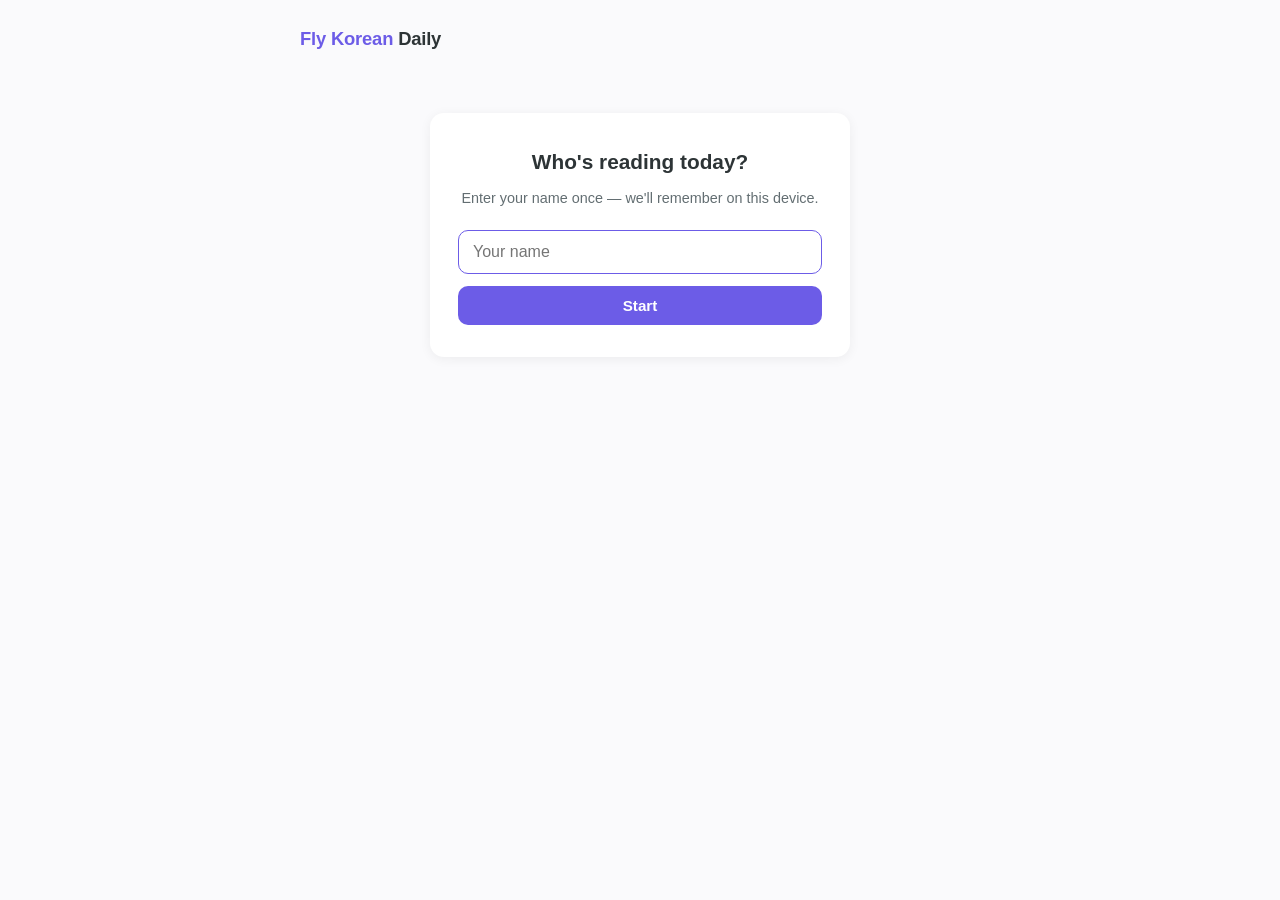
<file: index.html>
<!DOCTYPE html>
<html lang="en">
<head>
<meta charset="UTF-8" />
<meta name="viewport" content="width=device-width, initial-scale=1.0" />
<title>Fly Korean Daily</title>
<link rel="stylesheet" href="css/styles.css?v=15" />
</head>
<body>
<div class="container">
  <div class="topbar">
    <h1><span class="brand">Fly Korean</span><span class="daily-suffix"> Daily</span></h1>
    <div class="right" id="top-right"></div>
  </div>

  <div id="app"></div>
</div>

<script src="js/common.js?v=15"></script>
<script>
(async function () {
  const gate = new URLSearchParams(location.search).get('gate');
  const app = document.getElementById('app');
  const student = Common.getStudent();

  if (!student || gate) {
    app.innerHTML = `
      <div class="student-gate">
        <h2>Who's reading today?</h2>
        <p>Enter your name once — we'll remember on this device.</p>
        <input id="name" type="text" placeholder="Your name" autocomplete="off" autofocus />
        <button class="btn btn-full" id="go">Start</button>
      </div>
    `;
    const go = () => {
      const v = document.getElementById('name').value.trim();
      if (!v) return;
      Common.setStudent(v);
      location.href = 'index.html';
    };
    document.getElementById('go').addEventListener('click', go);
    document.getElementById('name').addEventListener('keydown', e => { if (e.key === 'Enter') go(); });
    return;
  }

  Common.renderStudentChip('#top-right');

  // Pull cross-device snapshot so stats are accurate
  await Common.pullMarksSnapshot();

  const today = new Date().toISOString().slice(0, 10);
  const stats = Common.getStats();

  app.innerHTML = `
    <div class="hero">
      <div class="date">${today}</div>
      <h2>Hello, ${student}.</h2>
      <p>Read today's news in Korean at your level. Tap any word to save it for review.</p>
    </div>

    <div id="fb-widget"></div>

    <div class="hub-cards">
      <a class="hub-card" href="reading.html?student=${encodeURIComponent(student)}">
        <span class="ic">📖</span>
        <h3>Today's Reading</h3>
        <p>Fresh news stories, 5 difficulty levels, plain Korean.</p>
      </a>
      <a class="hub-card" href="flashcards.html?student=${encodeURIComponent(student)}">
        <span class="ic">🎴</span>
        <h3>My Flashcards</h3>
        <p>${stats.total} saved · ${stats.due} due · ${stats.mastered} mastered</p>
      </a>
    </div>

    <div style="text-align:center; margin-top:32px;">
      <button class="nav-link" id="switch-user">Not ${student}? Switch user</button>
    </div>
  `;

  document.getElementById('switch-user').addEventListener('click', () => {
    localStorage.removeItem('fkd_student');
    location.href = 'index.html?gate=1';
  });

  // Render recent feedback widget
  (async () => {
    const items = await Common.fetchRecentFeedback(7);
    const host = document.getElementById('fb-widget');
    if (!host) return;
    const unread = items.filter(it => it.isUnread);
    if (items.length === 0) return; // nothing to show
    const preview = items.slice(0, 5);
    host.innerHTML = `
      <details class="fb-widget" ${unread.length > 0 ? 'open' : ''}>
        <summary>
          <span>📝 Recent feedback ${unread.length > 0 ? `<span class="fb-unread-dot">${unread.length} new</span>` : ''}</span>
          <span class="fb-widget-meta">${items.length} total · past 7 days</span>
        </summary>
        <div class="fb-widget-body">
          ${preview.map(renderFbItem).join('')}
          ${items.length > preview.length ? `<div class="fb-widget-more">+ ${items.length - preview.length} more earlier</div>` : ''}
        </div>
      </details>
    `;
    // Mark all as seen when opened
    host.querySelector('details').addEventListener('toggle', (e) => {
      if (e.target.open) {
        items.forEach(it => Common.markFeedbackSeen(it.date, it.qId));
        host.querySelectorAll('.fb-unread-dot').forEach(el => el.remove());
      }
    });
  })();

  function renderFbItem(it) {
    const score = it.feedback.score ?? '?';
    const scoreCls = score >= 4 ? 'ok' : score >= 3 ? 'mid' : 'bad';
    return `
      <div class="fb-item ${it.isUnread ? 'unread' : ''}">
        <div class="fb-item-head">
          <span class="fb-date">${it.date}</span>
          <span class="fb-score ${scoreCls}">${score}/5</span>
        </div>
        ${it.qKr ? `<div class="fb-item-q">Q: ${it.qKr}</div>` : ''}
        ${it.answerText ? `<div class="fb-item-a">A: ${it.answerText}</div>` : ''}
        <div class="fb-item-body">${it.feedback.korean_feedback || ''}</div>
        ${it.feedback.grammar_corrections?.length ? `
          <div class="fb-corrections">
            ${it.feedback.grammar_corrections.map(c => `
              <div class="fb-corr">
                <span class="fb-before">${c.before}</span>
                <span class="fb-arrow">→</span>
                <span class="fb-after">${c.after}</span>
                ${c.why ? `<div class="fb-why">${c.why}</div>` : ''}
              </div>
            `).join('')}
          </div>
        ` : ''}
      </div>
    `;
  }
})();
</script>
</body>
</html>
</file>
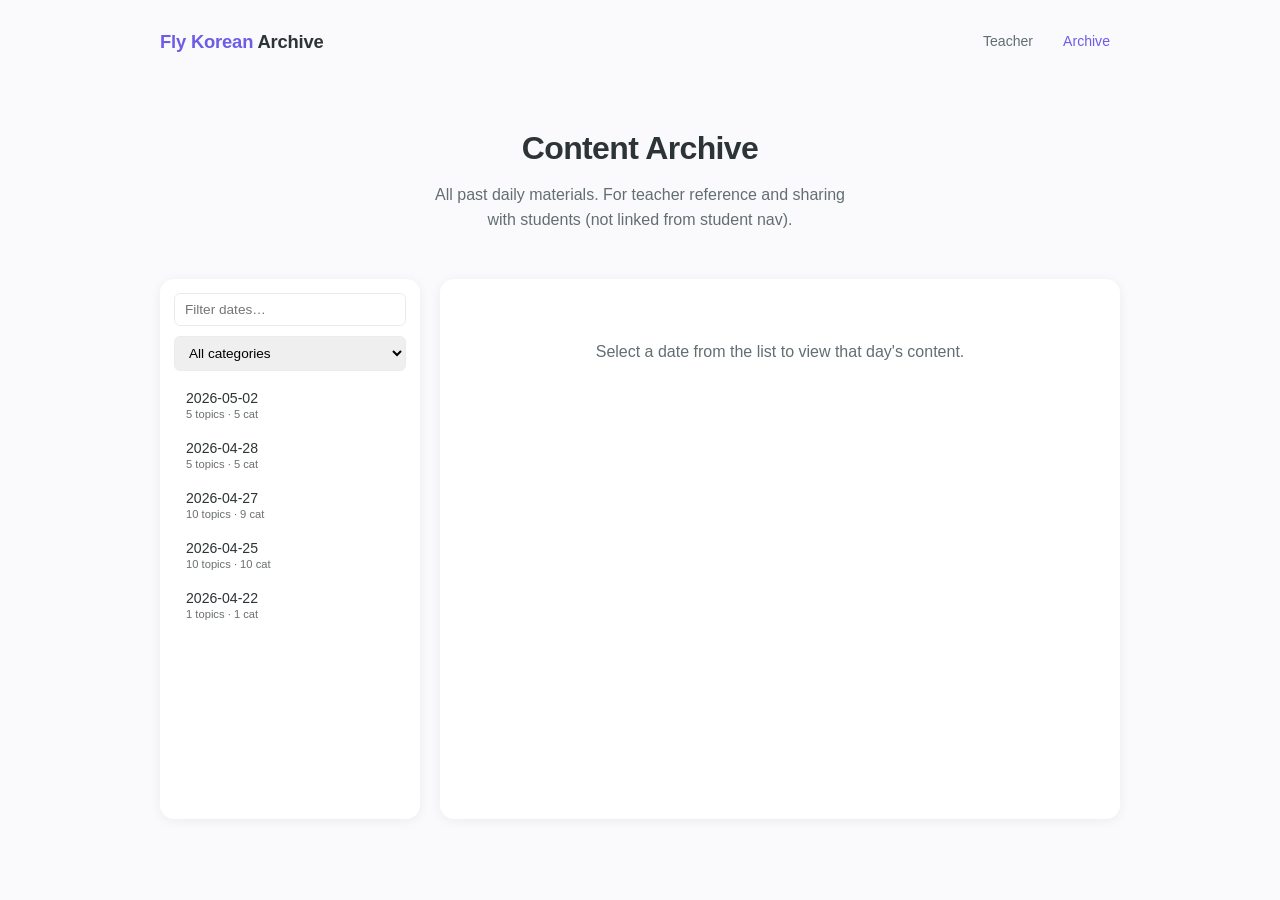
<file: archive.html>
<!DOCTYPE html>
<html lang="en">
<head>
<meta charset="UTF-8" />
<meta name="viewport" content="width=device-width, initial-scale=1.0" />
<title>Archive · Fly Korean Daily</title>
<link rel="stylesheet" href="css/styles.css?v=15" />
<style>
.archive-container { max-width: 1000px; }
.arch-layout { display: grid; grid-template-columns: 260px 1fr; gap: 20px; margin-top: 14px; }
.arch-sidebar {
  background: var(--card-bg);
  border-radius: var(--radius);
  box-shadow: var(--shadow);
  padding: 14px;
  max-height: 80vh;
  overflow-y: auto;
}
.arch-main { background: var(--card-bg); border-radius: var(--radius); box-shadow: var(--shadow); padding: 20px; min-height: 60vh; }
.arch-day-btn {
  display: block;
  width: 100%;
  text-align: left;
  padding: 9px 12px;
  margin-bottom: 2px;
  background: transparent;
  border: none;
  border-radius: 6px;
  font-size: 0.88rem;
  cursor: pointer;
  font-family: inherit;
  color: var(--text);
}
.arch-day-btn:hover { background: var(--border-soft); }
.arch-day-btn.active { background: var(--primary); color: #fff; }
.arch-day-btn .arch-day-meta { font-size: 0.7rem; opacity: 0.7; display: block; margin-top: 2px; }
.arch-search { width: 100%; padding: 8px 10px; border: 1.5px solid var(--border); border-radius: 6px; font-family: inherit; margin-bottom: 10px; font-size: 0.85rem; }
.arch-topic {
  padding: 12px 14px;
  border: 1.5px solid var(--border-soft);
  border-radius: var(--radius-sm);
  margin-bottom: 10px;
  background: var(--card-bg);
}
.arch-topic-head { display: flex; justify-content: space-between; align-items: center; margin-bottom: 6px; }
.arch-topic-cat { font-size: 0.72rem; padding: 2px 8px; border-radius: 999px; background: var(--border-soft); color: var(--text-light); font-weight: 600; }
.arch-topic-title { font-weight: 700; font-size: 1rem; margin-bottom: 4px; }
.arch-topic-src { font-size: 0.78rem; color: var(--text-light); margin-bottom: 10px; }
.arch-level-btns { display: flex; gap: 4px; margin-bottom: 6px; flex-wrap: wrap; }
.arch-level-btn {
  padding: 3px 10px;
  font-size: 0.75rem;
  border: 1.5px solid var(--border);
  background: var(--card-bg);
  color: var(--text-light);
  border-radius: 999px;
  cursor: pointer;
  font-family: inherit;
}
.arch-level-btn:hover { border-color: var(--primary); color: var(--primary); }
.arch-level-btn.active { background: var(--primary); color: #fff; border-color: var(--primary); }
.arch-passage { padding: 10px 12px; background: var(--bg); border-radius: 6px; font-size: 0.92rem; line-height: 1.7; word-break: keep-all; margin-top: 6px; }
.arch-actions { display: flex; gap: 8px; margin-top: 8px; flex-wrap: wrap; }
.arch-btn {
  padding: 5px 12px;
  font-size: 0.78rem;
  border: 1.5px solid var(--border);
  background: var(--card-bg);
  color: var(--text);
  border-radius: 6px;
  cursor: pointer;
  font-family: inherit;
}
.arch-btn:hover { border-color: var(--primary); color: var(--primary); }
.arch-summary {
  background: var(--border-soft);
  padding: 10px 14px;
  border-radius: var(--radius-sm);
  margin-bottom: 16px;
  font-size: 0.88rem;
  color: var(--text-light);
}
.arch-summary strong { color: var(--text); }
@media (max-width: 700px) {
  .arch-layout { grid-template-columns: 1fr; }
  .arch-sidebar { max-height: 240px; }
}
</style>
</head>
<body>
<div class="container archive-container">
  <div class="topbar">
    <h1><a href="index.html" style="text-decoration:none; color:inherit;"><span class="brand">Fly Korean</span><span class="daily-suffix"> Archive</span></a></h1>
    <div class="right">
      <a class="nav-link" href="teacher.html">Teacher</a>
      <a class="nav-link active" href="archive.html">Archive</a>
    </div>
  </div>

  <div class="hero">
    <h2>Content Archive</h2>
    <p>All past daily materials. For teacher reference and sharing with students (not linked from student nav).</p>
  </div>

  <div class="arch-layout">
    <aside class="arch-sidebar">
      <input class="arch-search" id="arch-search" type="text" placeholder="Filter dates…" />
      <select class="arch-search" id="arch-cat-filter" style="margin-bottom:10px; cursor:pointer;">
        <option value="">All categories</option>
      </select>
      <div id="arch-dates"><p style="color:var(--text-light); text-align:center; padding:20px 0;">Loading…</p></div>
    </aside>

    <section class="arch-main" id="arch-main">
      <p style="color:var(--text-light); text-align:center; padding:40px 0;">Select a date from the list to view that day's content.</p>
    </section>
  </div>
</div>

<script src="js/common.js?v=15"></script>
<script src="js/archive.js?v=15"></script>
</body>
</html>
</file>
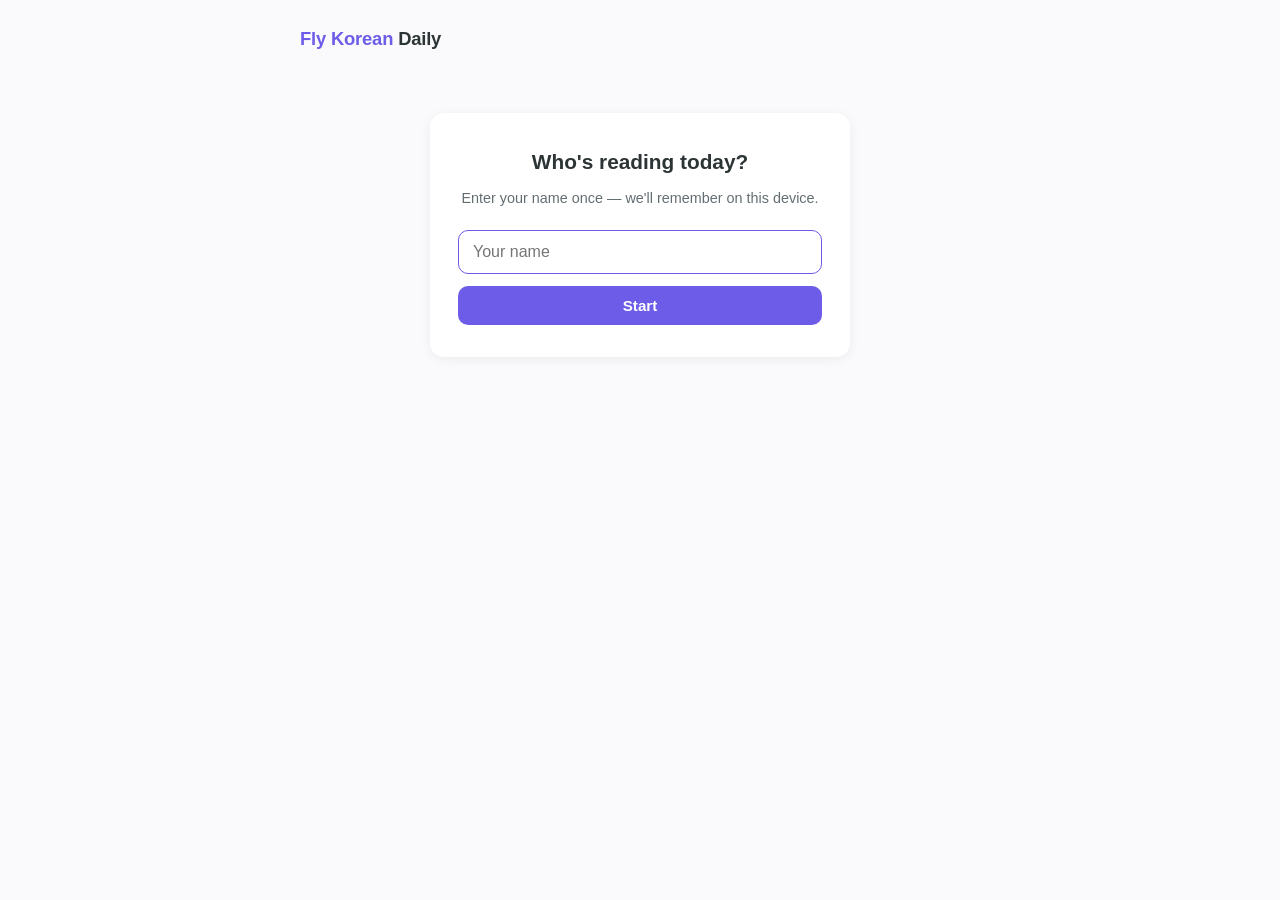
<file: flashcards.html>
<!DOCTYPE html>
<html lang="en">
<head>
<meta charset="UTF-8" />
<meta name="viewport" content="width=device-width, initial-scale=1.0" />
<meta http-equiv="Cache-Control" content="no-cache, no-store, must-revalidate" />
<meta http-equiv="Pragma" content="no-cache" />
<meta http-equiv="Expires" content="0" />
<title>Flashcards · Fly Korean Daily</title>
<link rel="stylesheet" href="css/styles.css?v=15" />
</head>
<body>
<div class="container">
  <div class="topbar">
    <h1><a id="home-link" href="index.html" style="text-decoration:none; color:inherit;"><span class="brand">Fly Korean</span><span class="daily-suffix"> Daily</span></a></h1>
    <div class="right">
      <a class="nav-link" id="nav-reading" href="reading.html">Reading</a>
      <a class="nav-link active" id="nav-flashcards" href="flashcards.html">Flashcards</a>
      <span id="top-right"></span>
    </div>
  </div>

  <div id="app"><p style="text-align:center; color:var(--text-light); padding:60px 0;">Loading…</p></div>
</div>

<script src="js/common.js?v=15"></script>
<script>
  (function () {
    var s = new URLSearchParams(location.search).get('student') || localStorage.getItem('fkd_student') || '';
    if (s) {
      ['home-link','nav-reading','nav-flashcards'].forEach(function (id) {
        var el = document.getElementById(id);
        if (el && el.href) {
          var u = new URL(el.href);
          u.searchParams.set('student', s);
          el.href = u.toString();
        }
      });
    }
  })();
</script>
<script src="js/flashcards.js?v=15"></script>
</body>
</html>
</file>
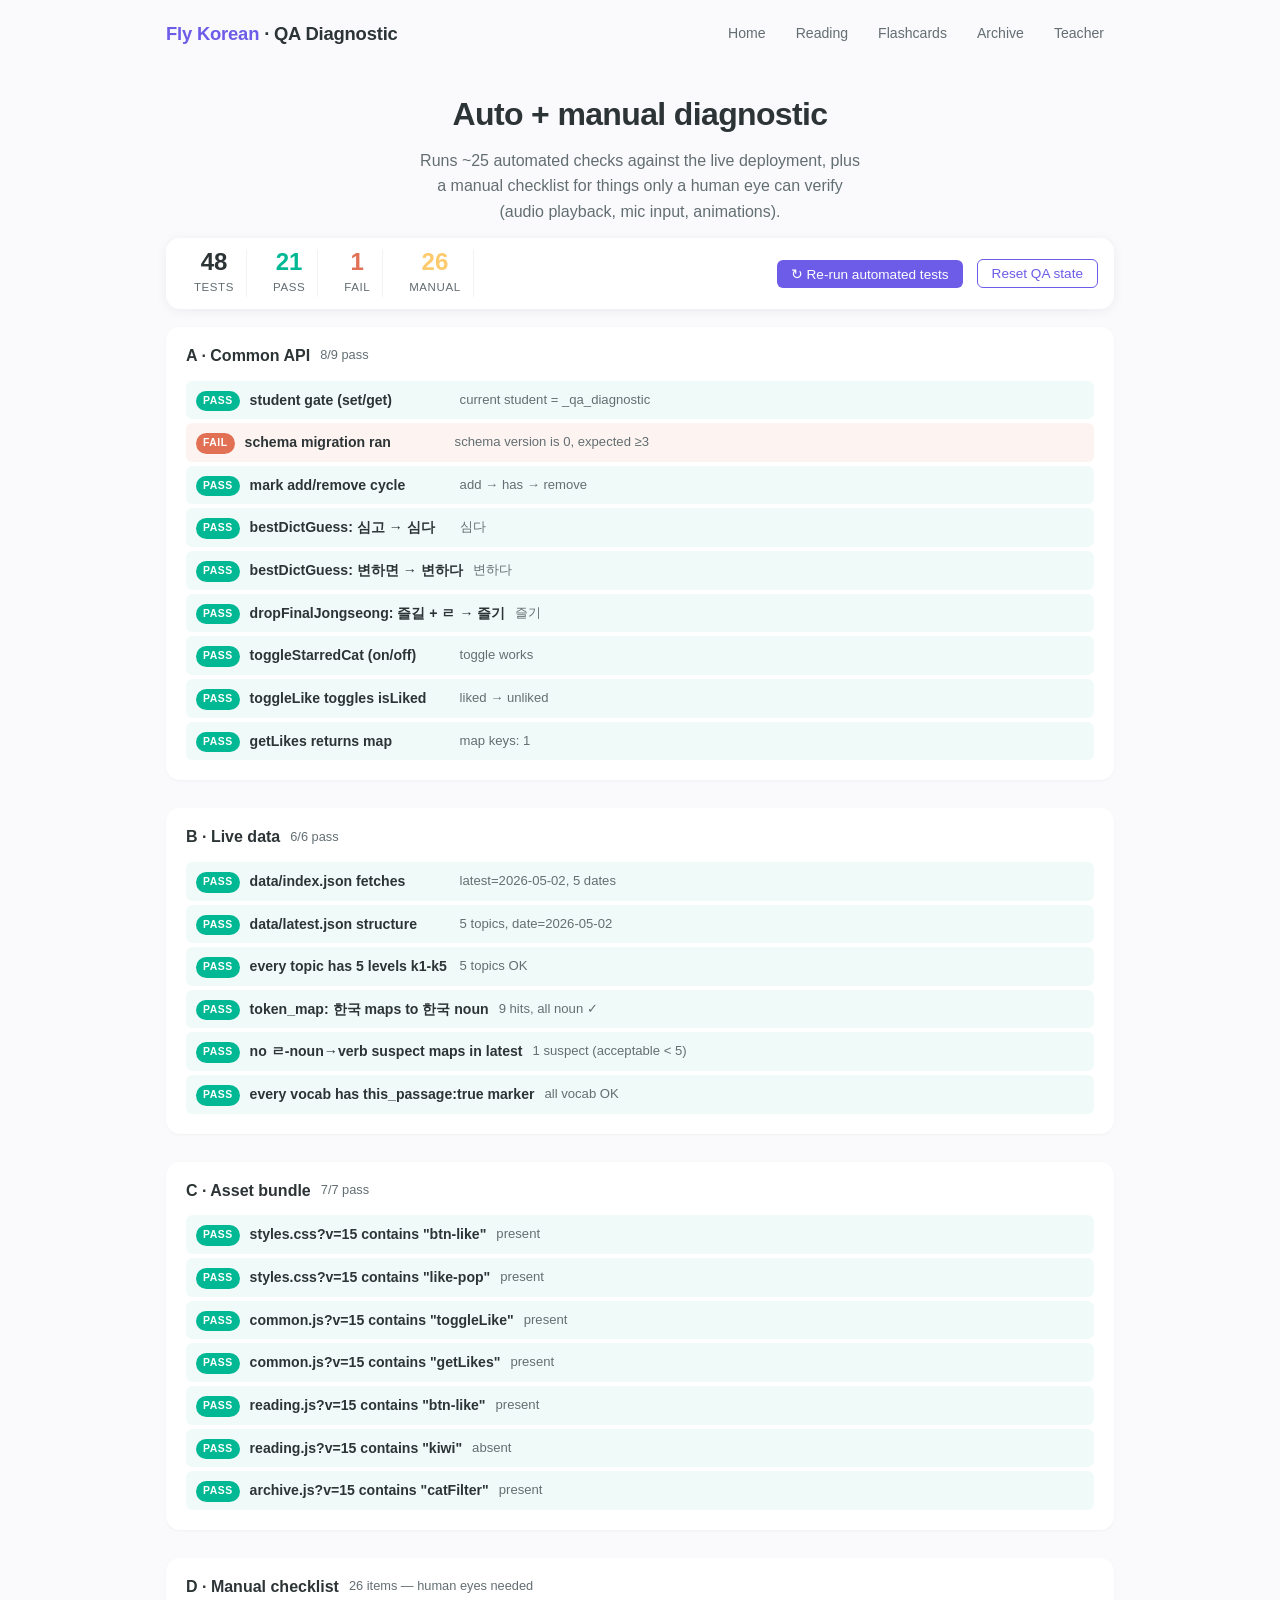
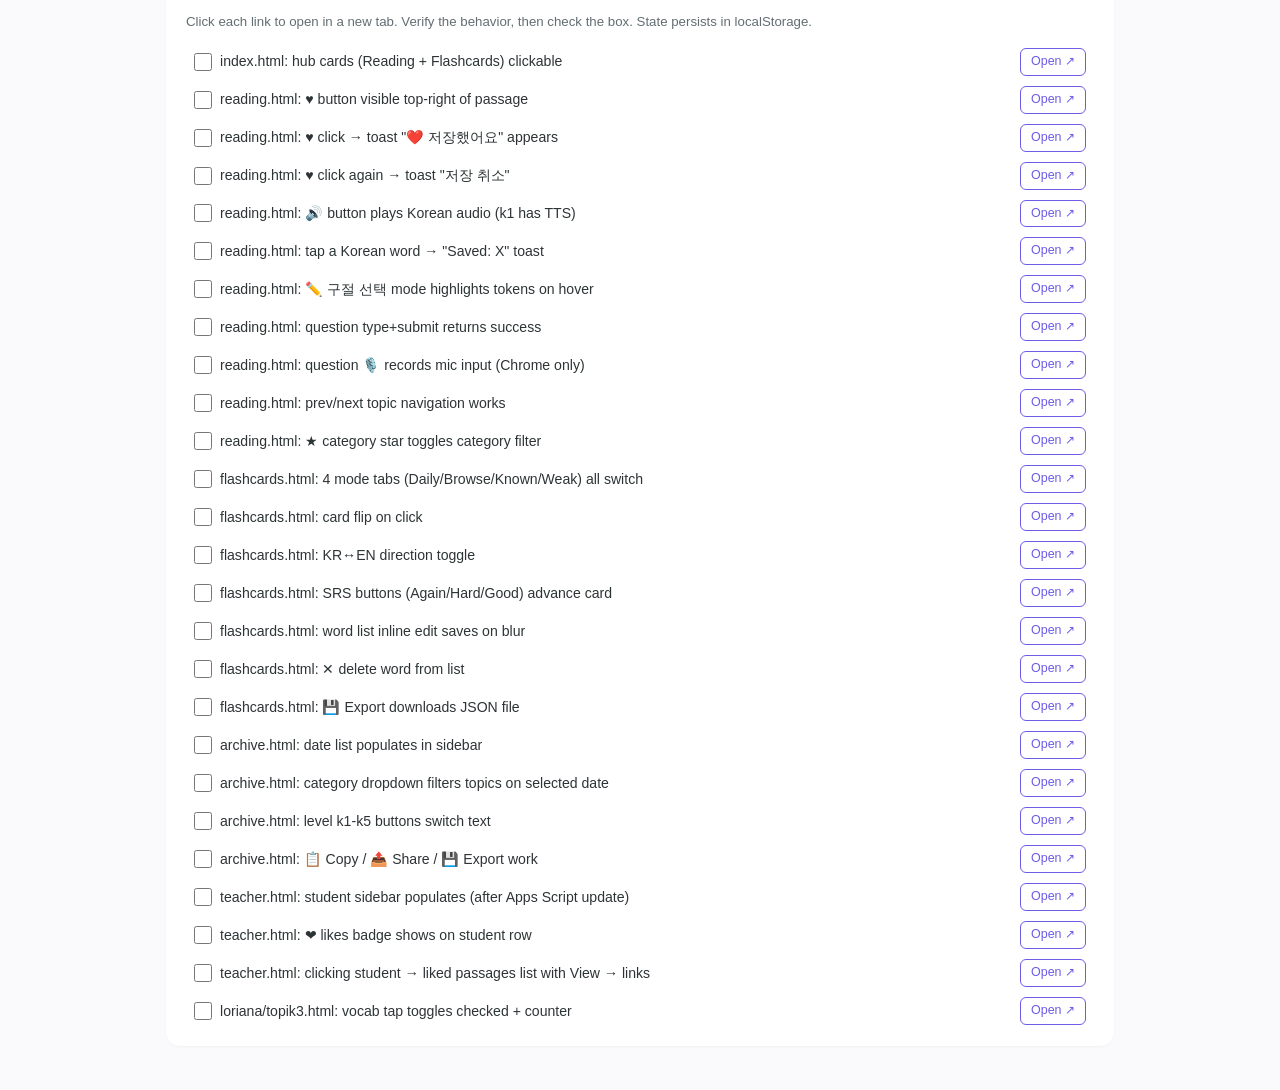
<file: qa.html>
<!DOCTYPE html>
<html lang="en">
<head>
<meta charset="UTF-8" />
<meta name="viewport" content="width=device-width, initial-scale=1.0" />
<meta http-equiv="Cache-Control" content="no-cache, no-store, must-revalidate" />
<meta http-equiv="Pragma" content="no-cache" />
<meta http-equiv="Expires" content="0" />
<title>QA Diagnostic · Fly Korean Daily</title>
<link rel="stylesheet" href="css/styles.css?v=15" />
<style>
.qa-container { max-width: 980px; padding: 16px; }
.qa-section { margin-bottom: 28px; background: var(--card-bg); border-radius: var(--radius); box-shadow: var(--shadow-sm); padding: 16px 20px; }
.qa-section h3 { margin: 0 0 12px; font-size: 1rem; color: var(--text); display: flex; align-items: center; gap: 10px; }
.qa-section .qa-progress { font-size: 0.8rem; color: var(--text-light); font-weight: normal; }
.qa-row { display: flex; align-items: flex-start; gap: 10px; padding: 8px 10px; border-radius: 6px; margin-bottom: 4px; font-size: 0.88rem; }
.qa-row.pass { background: rgba(0,184,148,0.06); }
.qa-row.fail { background: rgba(225,112,85,0.08); }
.qa-row.manual { background: rgba(253,203,110,0.10); }
.qa-row.pending { background: var(--border-soft); color: var(--text-light); }
.qa-badge {
  font-size: 0.65rem; font-weight: 700; padding: 2px 7px; border-radius: 999px;
  white-space: nowrap; text-transform: uppercase; letter-spacing: 0.05em;
  flex-shrink: 0; margin-top: 2px;
}
.qa-badge.pass { background: var(--accent); color: #fff; }
.qa-badge.fail { background: var(--accent-hot); color: #fff; }
.qa-badge.manual { background: var(--accent-warm); color: var(--text); }
.qa-badge.pending { background: var(--text-soft); color: #fff; }
.qa-name { font-weight: 600; min-width: 200px; }
.qa-detail { color: var(--text-light); font-size: 0.82rem; word-break: break-word; flex: 1; }
.qa-detail code { background: var(--border-soft); padding: 1px 5px; border-radius: 3px; font-size: 0.78rem; }
.qa-summary {
  display: flex; gap: 14px; padding: 12px 16px; background: var(--card-bg);
  border-radius: var(--radius); box-shadow: var(--shadow);
  margin-bottom: 18px; align-items: center; flex-wrap: wrap;
}
.qa-summary .stat { display: flex; flex-direction: column; align-items: center; padding: 0 12px; border-right: 1px solid var(--border-soft); }
.qa-summary .stat:last-child { border-right: none; }
.qa-summary .n { font-size: 1.5rem; font-weight: 700; line-height: 1; }
.qa-summary .lbl { font-size: 0.72rem; color: var(--text-light); margin-top: 4px; text-transform: uppercase; letter-spacing: 0.05em; }
.qa-summary .n.pass { color: var(--accent); }
.qa-summary .n.fail { color: var(--accent-hot); }
.qa-summary .n.manual { color: var(--accent-warm); }
.qa-actions { display: flex; gap: 10px; flex-wrap: wrap; margin-top: 10px; }
.qa-link {
  padding: 6px 14px; font-size: 0.85rem;
  background: var(--primary); color: #fff;
  border-radius: 6px; text-decoration: none; cursor: pointer;
  border: none; font-family: inherit;
}
.qa-link.ghost { background: transparent; color: var(--primary); border: 1.5px solid var(--primary); }
.qa-link:hover { transform: translateY(-1px); box-shadow: var(--shadow-sm); }
.qa-checkbox-row { display: flex; gap: 8px; align-items: center; padding: 5px 8px; }
.qa-checkbox-row input[type=checkbox] { width: 18px; height: 18px; cursor: pointer; }
.qa-checkbox-row label { cursor: pointer; font-size: 0.88rem; }
</style>
</head>
<body>
<div class="container qa-container">
  <div class="topbar">
    <h1><span class="brand">Fly Korean</span><span class="daily-suffix"> · QA Diagnostic</span></h1>
    <div class="right">
      <a class="nav-link" href="index.html">Home</a>
      <a class="nav-link" href="reading.html">Reading</a>
      <a class="nav-link" href="flashcards.html">Flashcards</a>
      <a class="nav-link" href="archive.html">Archive</a>
      <a class="nav-link" href="teacher.html">Teacher</a>
    </div>
  </div>

  <div class="hero" style="padding:14px 0;">
    <h2>Auto + manual diagnostic</h2>
    <p>Runs ~25 automated checks against the live deployment, plus a manual checklist for things only a human eye can verify (audio playback, mic input, animations).</p>
  </div>

  <div class="qa-summary" id="qa-summary">
    <div class="stat"><span class="n pending" id="n-total">0</span><span class="lbl">tests</span></div>
    <div class="stat"><span class="n pass" id="n-pass">0</span><span class="lbl">pass</span></div>
    <div class="stat"><span class="n fail" id="n-fail">0</span><span class="lbl">fail</span></div>
    <div class="stat"><span class="n manual" id="n-manual">0</span><span class="lbl">manual</span></div>
    <div style="flex:1"></div>
    <button class="qa-link" id="rerun-btn">↻ Re-run automated tests</button>
    <button class="qa-link ghost" id="reset-btn">Reset QA state</button>
  </div>

  <div id="qa-sections"></div>

</div>

<script src="js/common.js?v=15"></script>
<script>
/* ---------- Test framework ---------- */
const QA_STUDENT = '_qa_diagnostic';
const RESULTS = [];   // { section, name, status, detail }

function record(section, name, status, detail = '') {
  RESULTS.push({ section, name, status, detail });
}

async function runTest(section, name, fn) {
  try {
    const detail = await fn();
    record(section, name, 'pass', detail || 'ok');
  } catch (e) {
    record(section, name, 'fail', String(e.message || e));
  }
}

function assert(cond, msg) {
  if (!cond) throw new Error(msg);
}

/* ---------- Section A: Common.js API ---------- */
async function runSectionA() {
  // A1: getStudent / setStudent
  await runTest('A · Common API', 'student gate (set/get)', () => {
    Common.setStudent(QA_STUDENT);
    assert(Common.getStudent() === QA_STUDENT, `expected ${QA_STUDENT}, got ${Common.getStudent()}`);
    return `current student = ${Common.getStudent()}`;
  });

  // A2: schema version migration ran
  await runTest('A · Common API', 'schema migration ran', () => {
    const v = parseInt(localStorage.getItem('fkd_schema_version') || '0', 10);
    assert(v >= 3, `schema version is ${v}, expected ≥3`);
    return `fkd_schema_version = ${v}`;
  });

  // A3: addMark + getMarks + removeMark cycle
  await runTest('A · Common API', 'mark add/remove cycle', () => {
    const testKey = '_qa_word_' + Date.now();
    Common.addMark({ kr: testKey, en: 'qa-test', def: 'test', pos: 'noun', source: 'qa' });
    assert(Common.hasMark(testKey), 'addMark did not persist');
    Common.removeMark(testKey);
    assert(!Common.hasMark(testKey), 'removeMark did not work');
    return 'add → has → remove';
  });

  // A4: bestDictGuess on known nouns/verbs
  await runTest('A · Common API', 'bestDictGuess: 심고 → 심다', () => {
    const r = Common.bestDictGuess('심고');
    assert(r === '심다', `expected 심다, got ${r}`);
    return r;
  });

  await runTest('A · Common API', 'bestDictGuess: 변하면 → 변하다', () => {
    const r = Common.bestDictGuess('변하면');
    assert(r === '변하다', `expected 변하다, got ${r}`);
    return r;
  });

  // A5: dropFinalJongseong
  await runTest('A · Common API', 'dropFinalJongseong: 즐길 + ㄹ → 즐기', () => {
    const r = Common.dropFinalJongseong('즐길', 'ㄹ');
    assert(r === '즐기', `expected 즐기, got ${r}`);
    return r;
  });

  // A6: starred categories toggle
  await runTest('A · Common API', 'toggleStarredCat (on/off)', () => {
    const before = Common.getStarredCats().length;
    Common.toggleStarredCat('_qa_cat');
    const mid = Common.getStarredCats().length;
    assert(mid === before + 1, `add: ${before} → ${mid}`);
    Common.toggleStarredCat('_qa_cat');
    const after = Common.getStarredCats().length;
    assert(after === before, `remove: ${mid} → ${after}`);
    return 'toggle works';
  });

  // A7: likes API (NEW)
  await runTest('A · Common API', 'toggleLike toggles isLiked', () => {
    const date = '2026-01-01';
    const tid = '_qa_topic';
    // Clean state
    if (Common.isLiked(date, tid)) Common.toggleLike(date, tid);
    assert(!Common.isLiked(date, tid), 'should start unliked');
    const r1 = Common.toggleLike(date, tid, { category: 'QA', title: 'test' });
    assert(r1 === true && Common.isLiked(date, tid), 'after toggle should be liked');
    const r2 = Common.toggleLike(date, tid);
    assert(r2 === false && !Common.isLiked(date, tid), 'after second toggle should be unliked');
    return 'liked → unliked';
  });

  // A8: getLikes returns map
  await runTest('A · Common API', 'getLikes returns map', () => {
    const date = '2026-01-02';
    const tid = '_qa_topic_persist';
    Common.toggleLike(date, tid, { category: 'QA', title: 'persist' });
    const m = Common.getLikes();
    const k = `${date}|${tid}`;
    assert(m[k], `expected key ${k} in map`);
    assert(m[k].category === 'QA', `category not stored: ${m[k].category}`);
    Common.toggleLike(date, tid);  // cleanup
    return `map keys: ${Object.keys(m).length}`;
  });
}

/* ---------- Section B: Data integrity ---------- */
async function runSectionB() {
  await runTest('B · Live data', 'data/index.json fetches', async () => {
    const r = await fetch('data/index.json?t=' + Date.now());
    assert(r.ok, `HTTP ${r.status}`);
    const j = await r.json();
    assert(j.latest, 'no latest field');
    assert(Array.isArray(j.dates), 'dates not array');
    return `latest=${j.latest}, ${j.dates.length} dates`;
  });

  await runTest('B · Live data', 'data/latest.json structure', async () => {
    const r = await fetch('data/latest.json?t=' + Date.now());
    assert(r.ok, `HTTP ${r.status}`);
    const j = await r.json();
    assert(Array.isArray(j.topics), 'no topics array');
    assert(j.topics.length >= 3, `only ${j.topics.length} topics`);
    return `${j.topics.length} topics, date=${j.date}`;
  });

  await runTest('B · Live data', 'every topic has 5 levels k1-k5', async () => {
    const r = await fetch('data/latest.json?t=' + Date.now());
    const j = await r.json();
    const expected = ['k1','k2','k3','k4','k5'];
    let bad = [];
    for (const t of j.topics) {
      const got = Object.keys(t.levels || {}).sort();
      if (JSON.stringify(got) !== JSON.stringify(expected)) bad.push(t.id);
    }
    assert(bad.length === 0, `wrong levels in ${bad.length} topics: ${bad.slice(0,3).join(', ')}`);
    return `${j.topics.length} topics OK`;
  });

  await runTest('B · Live data', 'token_map: 한국 maps to 한국 noun', async () => {
    const r = await fetch('data/latest.json?t=' + Date.now());
    const j = await r.json();
    const matches = [];
    for (const t of j.topics) for (const lvl of Object.values(t.levels)) {
      const e = (lvl.token_map || {})['한국'];
      if (e) matches.push({ dict: e.dict, pos: e.pos, topic: t.id });
    }
    if (matches.length === 0) return 'no 한국 token in any text — skip';
    const bad = matches.filter(m => m.dict !== '한국' || m.pos !== 'noun');
    assert(bad.length === 0, `${bad.length} bad mappings`);
    return `${matches.length} hits, all noun ✓`;
  });

  await runTest('B · Live data', 'no ㄹ-noun→verb suspect maps in latest', async () => {
    const r = await fetch('data/latest.json?t=' + Date.now());
    const j = await r.json();
    const SUSPECTS = '울알을길결발설결올필갈말결';
    let cnt = 0;
    for (const t of j.topics) for (const lvl of Object.values(t.levels)) {
      for (const [s, e] of Object.entries(lvl.token_map || {})) {
        if (e.dict?.endsWith('다') && s && SUSPECTS.includes(s.slice(-1)) && e.pos === 'noun') cnt++;
      }
    }
    assert(cnt < 5, `${cnt} suspect mappings (kiwi may have regressed)`);
    return `${cnt} suspect (acceptable < 5)`;
  });

  await runTest('B · Live data', 'every vocab has this_passage:true marker', async () => {
    const r = await fetch('data/latest.json?t=' + Date.now());
    const j = await r.json();
    let bad = 0;
    for (const t of j.topics) for (const lvl of Object.values(t.levels)) {
      for (const v of (lvl.vocab || [])) {
        const meanings = v.meanings || [];
        if (!meanings.some(m => m.this_passage)) bad++;
      }
    }
    assert(bad === 0, `${bad} vocab without this_passage marker`);
    return 'all vocab OK';
  });
}

/* ---------- Section C: Asset integrity ---------- */
async function runSectionC() {
  const assets = [
    ['css/styles.css?v=15', 'btn-like'],
    ['css/styles.css?v=15', 'like-pop'],
    ['js/common.js?v=15',  'toggleLike'],
    ['js/common.js?v=15',  'getLikes'],
    ['js/reading.js?v=15', 'btn-like'],
    ['js/reading.js?v=15', 'kiwi'],   // negative — should NOT be in JS, kiwi is Python only
    ['js/archive.js?v=15', 'catFilter'],
  ];
  for (const [url, needle] of assets) {
    const expectPresent = needle !== 'kiwi';
    await runTest('C · Asset bundle', `${url.split('/').pop()} contains "${needle}"`, async () => {
      const r = await fetch(url);
      const t = await r.text();
      const has = t.includes(needle);
      if (expectPresent) {
        assert(has, `not found in deployed bundle (cache may need v-bump)`);
      } else {
        assert(!has, `found unexpectedly`);
      }
      return has ? 'present' : 'absent';
    });
  }
}

/* ---------- Manual checklist (renders empty checkboxes for human verification) ---------- */
const MANUAL_CHECKLIST = [
  ['index.html: hub cards (Reading + Flashcards) clickable', 'index.html?student=' + QA_STUDENT],
  ['reading.html: ♥ button visible top-right of passage', 'reading.html?student=' + QA_STUDENT],
  ['reading.html: ♥ click → toast "❤️ 저장했어요" appears', 'reading.html?student=' + QA_STUDENT],
  ['reading.html: ♥ click again → toast "저장 취소"', 'reading.html?student=' + QA_STUDENT],
  ['reading.html: 🔊 button plays Korean audio (k1 has TTS)', 'reading.html?student=' + QA_STUDENT],
  ['reading.html: tap a Korean word → "Saved: X" toast', 'reading.html?student=' + QA_STUDENT],
  ['reading.html: ✏️ 구절 선택 mode highlights tokens on hover', 'reading.html?student=' + QA_STUDENT],
  ['reading.html: question type+submit returns success', 'reading.html?student=' + QA_STUDENT],
  ['reading.html: question 🎙️ records mic input (Chrome only)', 'reading.html?student=' + QA_STUDENT],
  ['reading.html: prev/next topic navigation works', 'reading.html?student=' + QA_STUDENT],
  ['reading.html: ★ category star toggles category filter', 'reading.html?student=' + QA_STUDENT],
  ['flashcards.html: 4 mode tabs (Daily/Browse/Known/Weak) all switch', 'flashcards.html?student=' + QA_STUDENT],
  ['flashcards.html: card flip on click', 'flashcards.html?student=' + QA_STUDENT],
  ['flashcards.html: KR↔EN direction toggle', 'flashcards.html?student=' + QA_STUDENT],
  ['flashcards.html: SRS buttons (Again/Hard/Good) advance card', 'flashcards.html?student=' + QA_STUDENT],
  ['flashcards.html: word list inline edit saves on blur', 'flashcards.html?student=' + QA_STUDENT],
  ['flashcards.html: ✕ delete word from list', 'flashcards.html?student=' + QA_STUDENT],
  ['flashcards.html: 💾 Export downloads JSON file', 'flashcards.html?student=' + QA_STUDENT],
  ['archive.html: date list populates in sidebar', 'archive.html'],
  ['archive.html: category dropdown filters topics on selected date', 'archive.html'],
  ['archive.html: level k1-k5 buttons switch text', 'archive.html'],
  ['archive.html: 📋 Copy / 📤 Share / 💾 Export work', 'archive.html'],
  ['teacher.html: student sidebar populates (after Apps Script update)', 'teacher.html'],
  ['teacher.html: ❤ likes badge shows on student row', 'teacher.html'],
  ['teacher.html: clicking student → liked passages list with View → links', 'teacher.html'],
  ['loriana/topik3.html: vocab tap toggles checked + counter', 'loriana/topik3.html'],
];

/* ---------- Render ---------- */
function renderResults() {
  const sections = {};
  RESULTS.forEach(r => {
    sections[r.section] ||= [];
    sections[r.section].push(r);
  });

  const auto = document.getElementById('qa-sections');
  let html = '';
  for (const [name, items] of Object.entries(sections)) {
    const passN = items.filter(i => i.status === 'pass').length;
    html += `<div class="qa-section">
      <h3>${name} <span class="qa-progress">${passN}/${items.length} pass</span></h3>
      ${items.map(it => `
        <div class="qa-row ${it.status}">
          <span class="qa-badge ${it.status}">${it.status}</span>
          <span class="qa-name">${escapeHtml(it.name)}</span>
          <span class="qa-detail">${escapeHtml(it.detail || '')}</span>
        </div>
      `).join('')}
    </div>`;
  }

  // Manual checklist section
  html += `<div class="qa-section">
    <h3>D · Manual checklist <span class="qa-progress">${MANUAL_CHECKLIST.length} items — human eyes needed</span></h3>
    <p style="font-size:0.83rem; color:var(--text-light); margin:0 0 10px;">
      Click each link to open in a new tab. Verify the behavior, then check the box. State persists in localStorage.
    </p>
    ${MANUAL_CHECKLIST.map(([label, url], i) => {
      const id = 'manual-' + i;
      const checked = localStorage.getItem('qa_check_' + i) === '1' ? 'checked' : '';
      return `<div class="qa-checkbox-row">
        <input type="checkbox" id="${id}" data-idx="${i}" ${checked} />
        <label for="${id}">${escapeHtml(label)}</label>
        <span style="flex:1"></span>
        <a class="qa-link ghost" href="${url}" target="_blank" rel="noopener" style="font-size:0.78rem; padding:3px 10px;">Open ↗</a>
      </div>`;
    }).join('')}
  </div>`;

  auto.innerHTML = html;
  // wire manual checkboxes to persist
  document.querySelectorAll('input[type=checkbox][data-idx]').forEach(cb => {
    cb.addEventListener('change', () => {
      const i = cb.dataset.idx;
      if (cb.checked) localStorage.setItem('qa_check_' + i, '1');
      else localStorage.removeItem('qa_check_' + i);
      updateSummary();
    });
  });
  updateSummary();
}

function updateSummary() {
  const total = RESULTS.length;
  const pass = RESULTS.filter(r => r.status === 'pass').length;
  const fail = RESULTS.filter(r => r.status === 'fail').length;
  const manualDone = MANUAL_CHECKLIST.filter((_, i) => localStorage.getItem('qa_check_' + i) === '1').length;
  document.getElementById('n-total').textContent = total + MANUAL_CHECKLIST.length;
  document.getElementById('n-pass').textContent = pass + manualDone;
  document.getElementById('n-fail').textContent = fail;
  document.getElementById('n-manual').textContent = MANUAL_CHECKLIST.length - manualDone;
}

function escapeHtml(s) {
  return String(s == null ? '' : s).replace(/[&<>"']/g, c => ({'&':'&amp;','<':'&lt;','>':'&gt;','"':'&quot;',"'":'&#39;'}[c]));
}

async function runAll() {
  RESULTS.length = 0;
  await runSectionA();
  await runSectionB();
  await runSectionC();
  renderResults();
}

document.getElementById('rerun-btn').addEventListener('click', runAll);
document.getElementById('reset-btn').addEventListener('click', () => {
  for (let i = 0; i < MANUAL_CHECKLIST.length; i++) localStorage.removeItem('qa_check_' + i);
  // Also clean QA scratch state
  localStorage.removeItem('fkd_likes:' + QA_STUDENT);
  Common.toast('QA state reset', 'success', 1500);
  renderResults();
});

runAll();
</script>
</body>
</html>
</file>
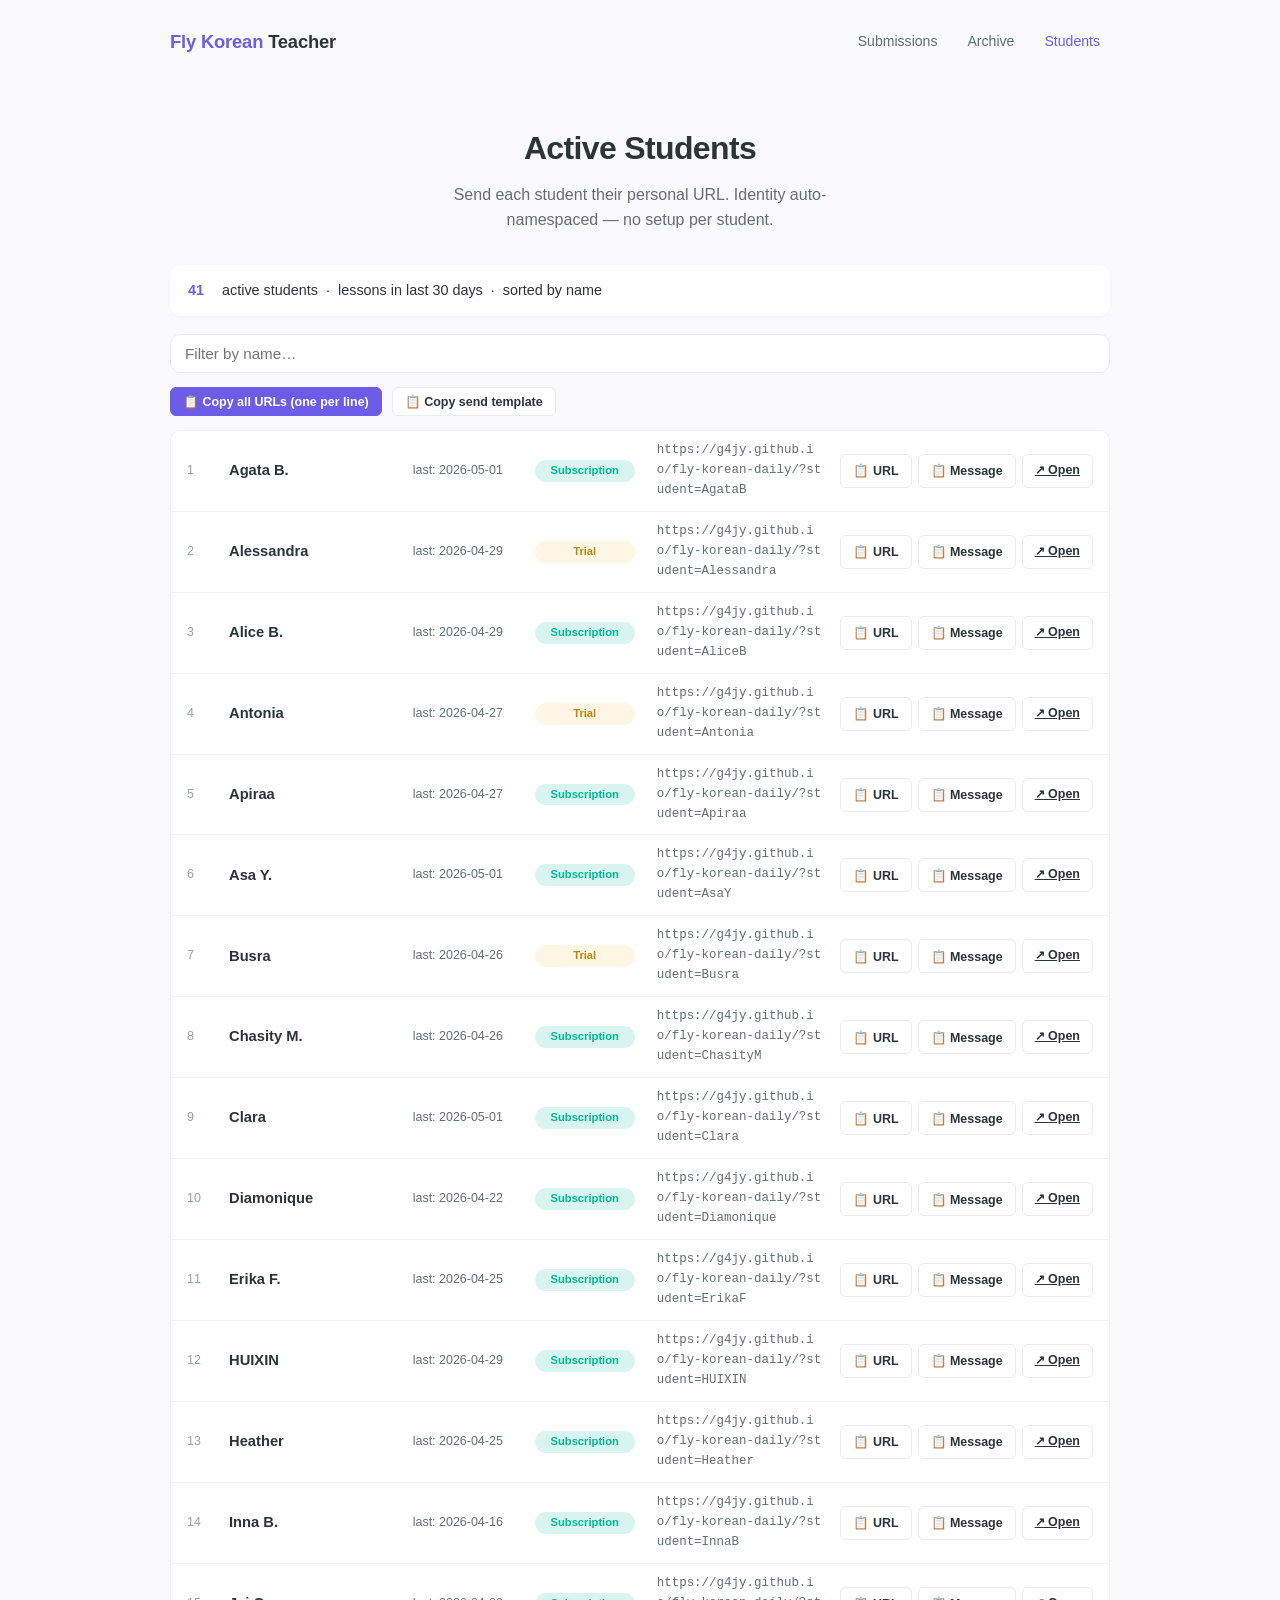
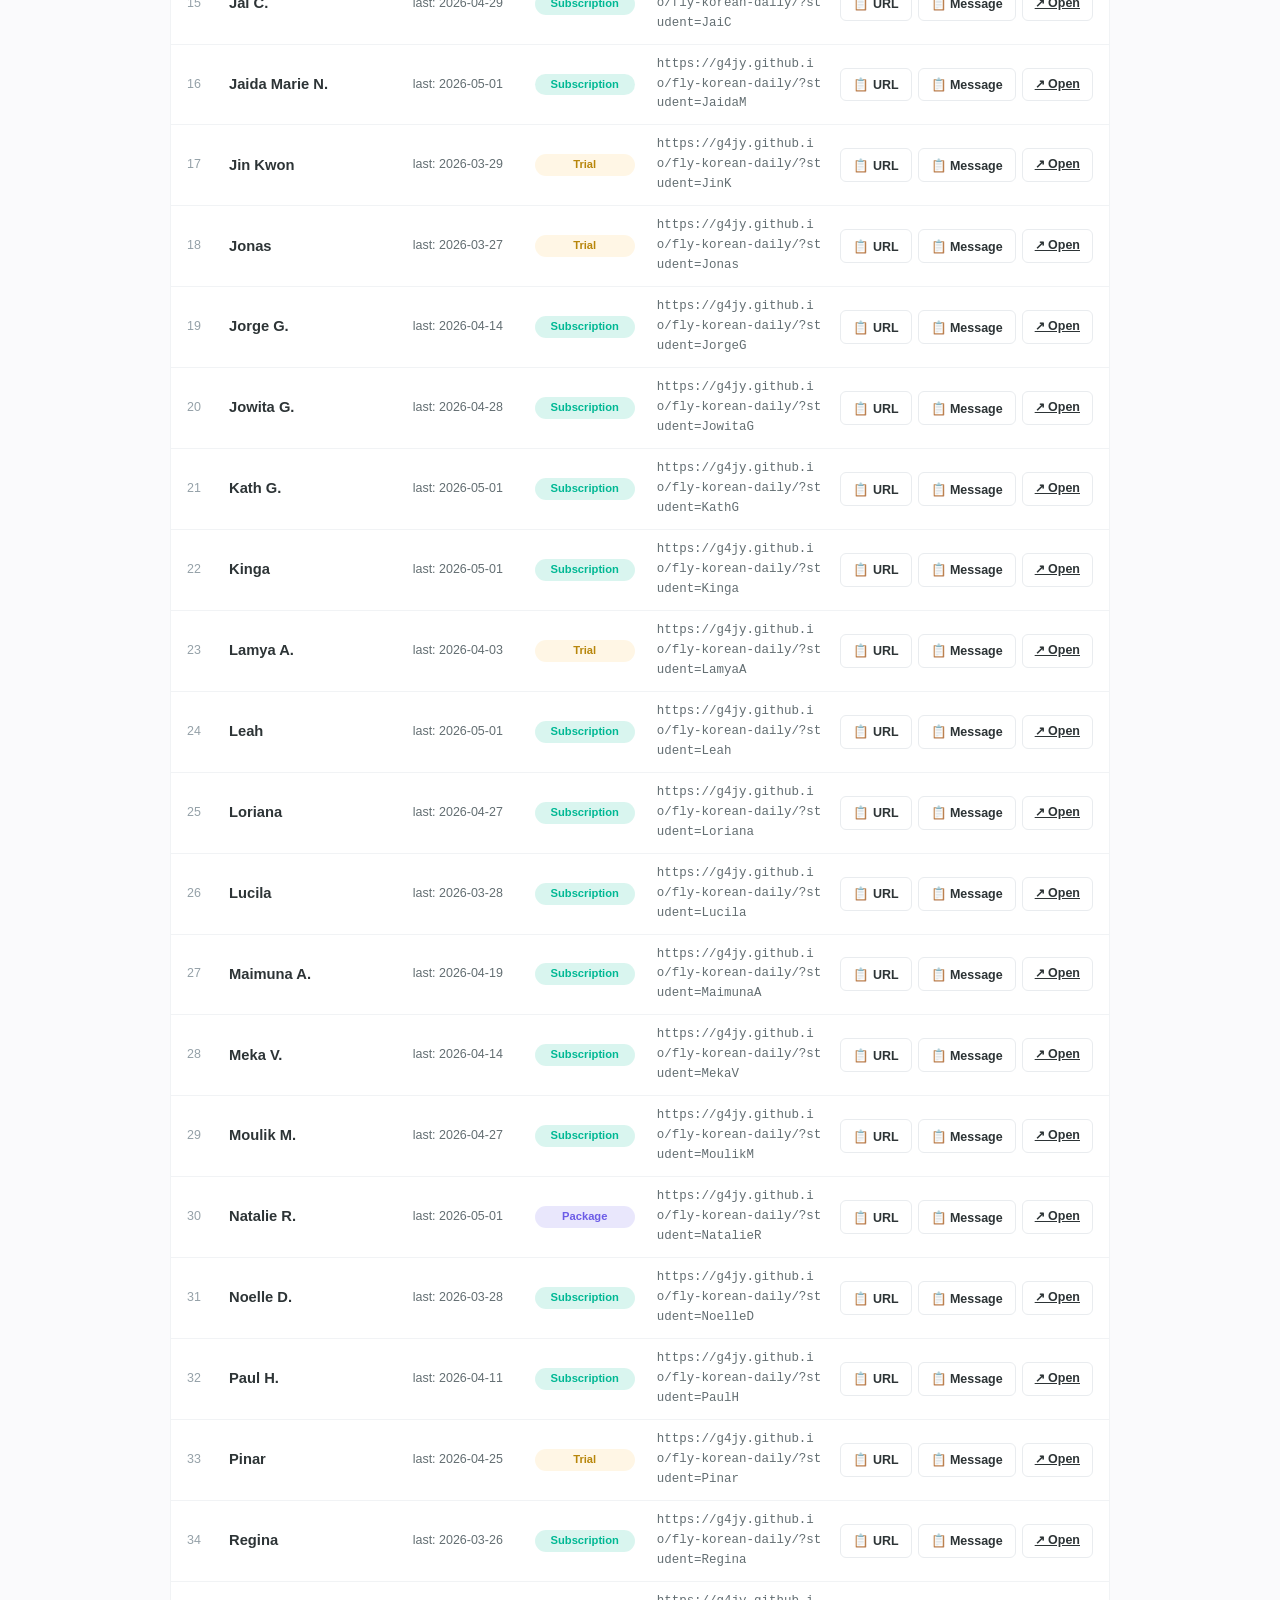
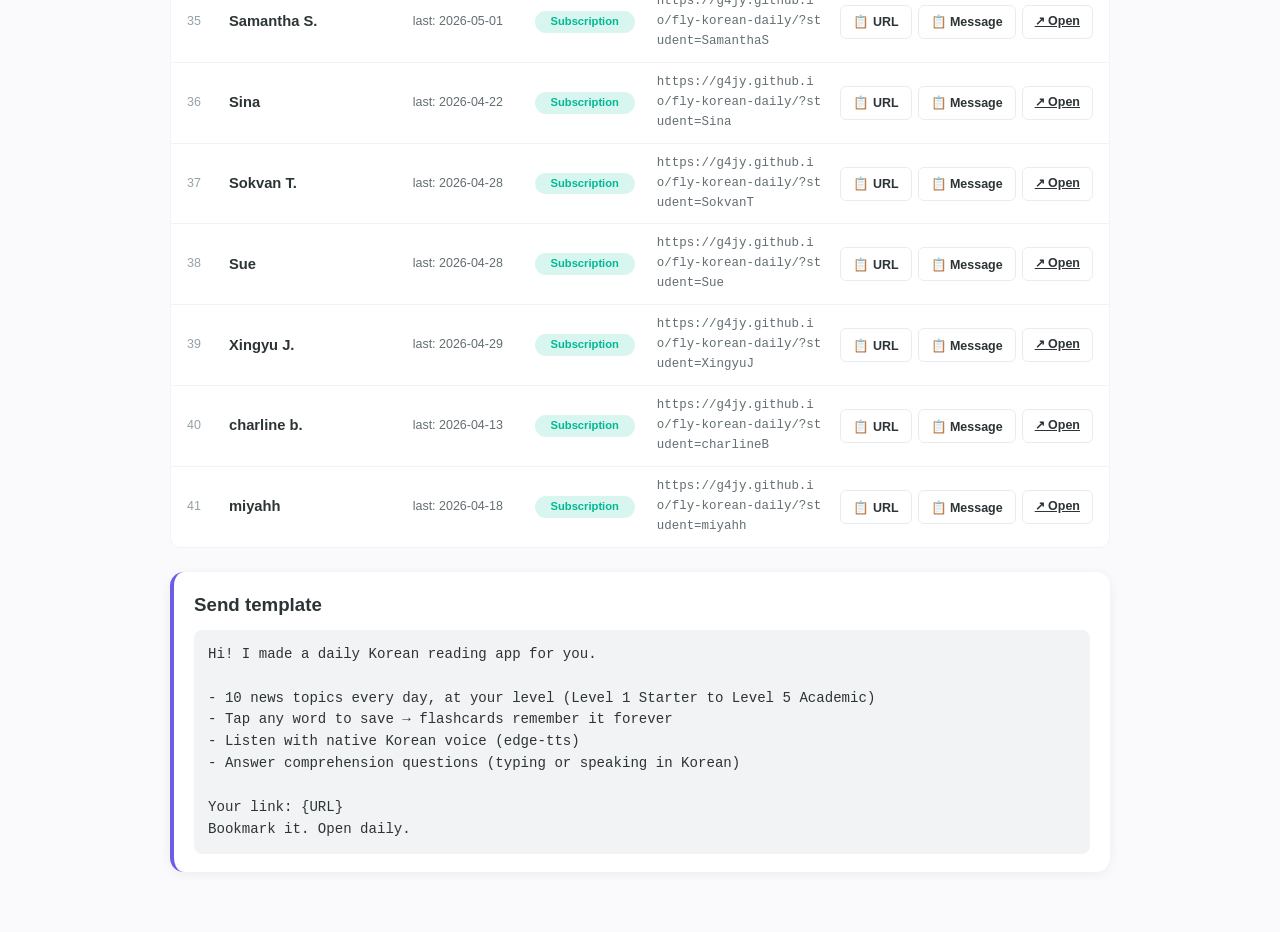
<file: students.html>
<!DOCTYPE html>
<html lang="en">
<head>
<meta charset="UTF-8" />
<meta name="viewport" content="width=device-width, initial-scale=1.0" />
<title>Active Students · Fly Korean Daily (Teacher)</title>
<link rel="stylesheet" href="css/styles.css?v=4" />
<style>
.students-container { max-width: 980px; }
.s-meta {
  background: var(--card-bg); border-radius: var(--radius-sm); padding: 14px 18px;
  margin-bottom: 18px; box-shadow: var(--shadow-sm); display: flex; gap: 18px; flex-wrap: wrap;
  align-items: center; font-size: 0.9rem;
}
.s-meta strong { color: var(--primary); }
.s-search {
  width: 100%; padding: 10px 14px; border: 1.5px solid var(--border); border-radius: var(--radius-sm);
  font-family: inherit; font-size: 0.95rem; margin-bottom: 14px;
}
.s-search:focus { outline: none; border-color: var(--primary); }
.s-toolbar { display: flex; gap: 10px; margin-bottom: 14px; flex-wrap: wrap; align-items: center; }
.s-row {
  display: grid; grid-template-columns: 30px 1fr 110px 110px 1fr auto; gap: 12px;
  align-items: center; padding: 10px 16px; background: var(--card-bg);
  border: 1px solid var(--border-soft); border-bottom: none; font-size: 0.92rem;
}
.s-row:first-of-type { border-radius: var(--radius-sm) var(--radius-sm) 0 0; }
.s-row:last-of-type { border-radius: 0 0 var(--radius-sm) var(--radius-sm); border-bottom: 1px solid var(--border-soft); }
.s-row:hover { background: var(--border-soft); }
.s-row .s-num { color: var(--text-soft); font-size: 0.78rem; }
.s-row .s-name { font-weight: 700; word-break: keep-all; }
.s-row .s-date { font-size: 0.78rem; color: var(--text-light); }
.s-row .s-status {
  font-size: 0.7rem; padding: 2px 8px; border-radius: 999px;
  background: var(--border-soft); color: var(--text-light); font-weight: 600;
  text-align: center; max-width: 100px;
}
.s-row .s-status.subscription { background: rgba(0,184,148,0.15); color: var(--accent); }
.s-row .s-status.trial { background: rgba(253,203,110,0.18); color: #b8860b; }
.s-row .s-status.package { background: rgba(108,92,231,0.15); color: var(--primary); }
.s-row .s-url {
  font-family: ui-monospace, SFMono-Regular, monospace; font-size: 0.78rem;
  color: var(--text-light); word-break: break-all;
}
.s-actions { display: flex; gap: 6px; }
.s-btn {
  padding: 6px 12px; border: 1.5px solid var(--border); border-radius: 6px;
  background: var(--card-bg); color: var(--text); font-size: 0.78rem; font-weight: 600;
  cursor: pointer; font-family: inherit; white-space: nowrap;
}
.s-btn:hover { border-color: var(--primary); color: var(--primary); }
.s-btn.copied { background: var(--accent); color: #fff; border-color: var(--accent); }
.s-btn.primary { background: var(--primary); color: #fff; border-color: var(--primary); }
.template-box {
  margin-top: 24px; padding: 18px 20px; background: var(--card-bg); border-radius: var(--radius);
  box-shadow: var(--shadow); border-left: 4px solid var(--primary);
}
.template-box h3 { margin-bottom: 8px; }
.template-box pre {
  background: var(--border-soft); padding: 14px; border-radius: 8px; font-size: 0.88rem;
  white-space: pre-wrap; line-height: 1.55; margin-top: 10px; word-break: keep-all;
}
@media (max-width: 700px) {
  .s-row { grid-template-columns: 1fr; gap: 6px; padding: 12px 14px; }
}
</style>
</head>
<body>
<div class="container students-container">
  <div class="topbar">
    <h1><a href="index.html" style="text-decoration:none; color:inherit;"><span class="brand">Fly Korean</span><span class="daily-suffix"> Teacher</span></a></h1>
    <div class="right">
      <a class="nav-link" href="teacher.html">Submissions</a>
      <a class="nav-link" href="archive.html">Archive</a>
      <a class="nav-link active" href="students.html">Students</a>
    </div>
  </div>

  <div class="hero">
    <h2>Active Students</h2>
    <p>Send each student their personal URL. Identity auto-namespaced — no setup per student.</p>
  </div>

  <div class="s-meta" id="s-meta">Loading…</div>
  <input class="s-search" id="s-search" type="text" placeholder="Filter by name…" />
  <div class="s-toolbar">
    <button class="s-btn primary" id="copy-all">📋 Copy all URLs (one per line)</button>
    <button class="s-btn" id="copy-template">📋 Copy send template</button>
  </div>

  <div id="s-list"></div>

  <div class="template-box">
    <h3>Send template</h3>
    <pre id="template-text">Hi! I made a daily Korean reading app for you.

- 10 news topics every day, at your level (Level 1 Starter to Level 5 Academic)
- Tap any word to save → flashcards remember it forever
- Listen with native Korean voice (edge-tts)
- Answer comprehension questions (typing or speaking in Korean)

Your link: {URL}
Bookmark it. Open daily.</pre>
  </div>
</div>

<script>
(async () => {
  const list = document.getElementById('s-list');
  let students = [];
  try {
    students = await fetch('data/active_students.json?v=' + Date.now()).then(r => r.json());
  } catch (e) {
    list.innerHTML = '<p style="color:var(--accent-hot)">Failed to load active students list.</p>';
    return;
  }

  document.getElementById('s-meta').innerHTML =
    `<strong>${students.length}</strong> active students &nbsp;·&nbsp; lessons in last 30 days &nbsp;·&nbsp; sorted by name`;

  function statusClass(s) {
    s = (s || '').toLowerCase();
    if (s.includes('sub')) return 'subscription';
    if (s.includes('trial')) return 'trial';
    if (s.includes('pack')) return 'package';
    return '';
  }

  function render(filter = '') {
    const f = filter.trim().toLowerCase();
    const rows = students.filter(s => !f || s.name.toLowerCase().includes(f));
    list.innerHTML = rows.map((s, i) => `
      <div class="s-row">
        <span class="s-num">${i + 1}</span>
        <span class="s-name">${s.name}</span>
        <span class="s-date">last: ${s.last_lesson}</span>
        <span class="s-status ${statusClass(s.status)}">${s.status}</span>
        <span class="s-url">${s.url}</span>
        <span class="s-actions">
          <button class="s-btn copy-url" data-url="${s.url}">📋 URL</button>
          <button class="s-btn copy-msg" data-name="${s.name}" data-url="${s.url}">📋 Message</button>
          <a class="s-btn" href="${s.url}" target="_blank">↗ Open</a>
        </span>
      </div>
    `).join('');
    list.querySelectorAll('.copy-url').forEach(b => b.addEventListener('click', () => copyToBtn(b, b.dataset.url)));
    list.querySelectorAll('.copy-msg').forEach(b => b.addEventListener('click', () => {
      const tpl = document.getElementById('template-text').textContent;
      const msg = tpl.replace('{URL}', b.dataset.url);
      copyToBtn(b, msg);
    }));
  }

  async function copyToBtn(btn, text) {
    try {
      await navigator.clipboard.writeText(text);
      const orig = btn.textContent;
      btn.classList.add('copied');
      btn.textContent = '✓ Copied';
      setTimeout(() => { btn.textContent = orig; btn.classList.remove('copied'); }, 1500);
    } catch { alert('Copy failed — please select manually.'); }
  }

  document.getElementById('s-search').addEventListener('input', e => render(e.target.value));
  document.getElementById('copy-all').addEventListener('click', e => {
    copyToBtn(e.target, students.map(s => s.url).join('\n'));
  });
  document.getElementById('copy-template').addEventListener('click', e => {
    copyToBtn(e.target, document.getElementById('template-text').textContent);
  });

  render();
})();
</script>
</body>
</html>
</file>
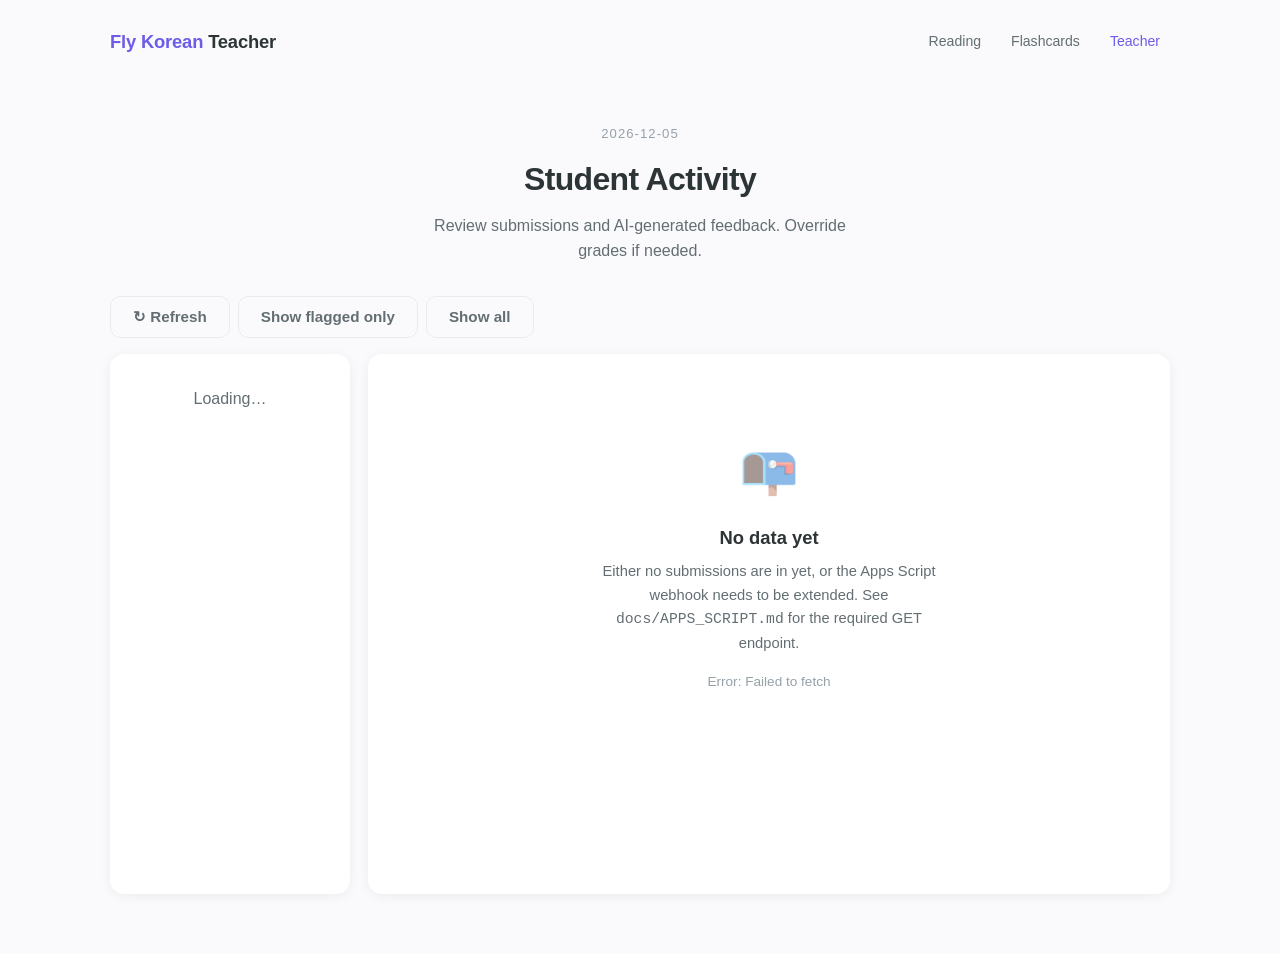
<file: teacher.html>
<!DOCTYPE html>
<html lang="en">
<head>
<meta charset="UTF-8" />
<meta name="viewport" content="width=device-width, initial-scale=1.0" />
<title>Teacher Dashboard · Fly Korean Daily</title>
<link rel="stylesheet" href="css/styles.css?v=15" />
<style>
.teacher-container { max-width: 1100px; }
.t-grid { display: grid; grid-template-columns: 240px 1fr; gap: 18px; margin-top: 12px; }
.t-sidebar { background: var(--card-bg); border-radius: var(--radius); padding: 12px; box-shadow: var(--shadow); }
.t-main { background: var(--card-bg); border-radius: var(--radius); padding: 18px; box-shadow: var(--shadow); min-height: 60vh; }
.t-student-btn {
  display: flex; justify-content: space-between; align-items: center;
  padding: 10px 12px; border-radius: 8px; cursor: pointer; font-size: 0.9rem;
  background: transparent; border: none; width: 100%; text-align: left; font-family: inherit;
  margin-bottom: 2px;
}
.t-student-btn:hover { background: var(--border-soft); }
.t-student-btn.active { background: var(--primary); color: #fff; }
.t-badge { font-size: 0.7rem; padding: 2px 7px; border-radius: 999px; background: var(--accent-hot); color: #fff; font-weight: 700; }
.t-student-btn.active .t-badge { background: rgba(255,255,255,0.25); }
.t-section { margin-bottom: 24px; }
.t-section h3 { font-size: 0.9rem; color: var(--text-light); text-transform: uppercase; letter-spacing: 0.05em; margin-bottom: 10px; }
.t-sub-card {
  padding: 14px; border: 1.5px solid var(--border-soft); border-radius: var(--radius-sm); margin-bottom: 10px;
}
.t-sub-head { display: flex; justify-content: space-between; font-size: 0.8rem; color: var(--text-light); margin-bottom: 8px; }
.t-sub-q { font-weight: 600; margin-bottom: 6px; }
.t-sub-a { color: var(--text); padding: 8px 10px; background: var(--border-soft); border-radius: 6px; font-size: 0.92rem; line-height: 1.55; margin-bottom: 8px; }
.t-sub-fb { color: var(--accent); font-style: italic; font-size: 0.88rem; }
.t-flag {
  display: inline-block; padding: 1px 8px; border-radius: 4px; background: var(--accent-hot); color: #fff;
  font-size: 0.7rem; font-weight: 700; margin-left: 8px;
}
.t-filters { display: flex; gap: 8px; margin-bottom: 16px; flex-wrap: wrap; }
@media (max-width: 700px) {
  .t-grid { grid-template-columns: 1fr; }
}
</style>
</head>
<body>
<div class="container teacher-container">
  <div class="topbar">
    <h1><a href="index.html" style="text-decoration:none; color:inherit;"><span class="brand">Fly Korean</span> Teacher</a></h1>
    <div class="right">
      <a class="nav-link" href="reading.html">Reading</a>
      <a class="nav-link" href="flashcards.html">Flashcards</a>
      <a class="nav-link active" href="teacher.html">Teacher</a>
    </div>
  </div>

  <div class="hero">
    <div class="date" id="t-date"></div>
    <h2>Student Activity</h2>
    <p>Review submissions and AI-generated feedback. Override grades if needed.</p>
  </div>

  <div class="t-filters">
    <button class="btn btn-ghost" id="t-refresh">↻ Refresh</button>
    <button class="btn btn-ghost" id="t-flagged">Show flagged only</button>
    <button class="btn btn-ghost" id="t-all">Show all</button>
  </div>

  <div class="t-grid">
    <aside class="t-sidebar" id="t-students"><p style="color:var(--text-light); text-align:center; padding:20px 0;">Loading…</p></aside>
    <section class="t-main" id="t-main"><p style="color:var(--text-light); text-align:center; padding:40px 0;">Select a student.</p></section>
  </div>
</div>

<script src="js/common.js?v=15"></script>
<script>
(async function () {
  const GET_URL = Common.WEBHOOK_URL + '?action=all&key=' + encodeURIComponent('teacher');

  const state = { submissions: [], currentStudent: null, filter: 'all' };
  document.getElementById('t-date').textContent = new Date().toISOString().slice(0, 10);

  async function load() {
    try {
      const r = await fetch(GET_URL);
      if (!r.ok) throw new Error('fetch failed: ' + r.status);
      state.submissions = await r.json();
    } catch (e) {
      document.getElementById('t-main').innerHTML = `
        <div class="empty-state">
          <span class="ic">📭</span>
          <h3>No data yet</h3>
          <p>Either no submissions are in yet, or the Apps Script webhook needs to be extended.
          See <code>docs/APPS_SCRIPT.md</code> for the required GET endpoint.</p>
          <p style="font-size:0.85rem; color:var(--text-soft); margin-top:12px;">Error: ${e.message}</p>
        </div>`;
      return;
    }
    renderStudents();
  }

  function flaggedOnly(list) {
    return list.filter(s => (s.feedback_score !== undefined && s.feedback_score <= 2) || s.flagged === true);
  }

  function groupByStudent(list) {
    const g = {};
    for (const s of list) {
      const k = s.student || 'unknown';
      if (!g[k]) g[k] = { name: k, total: 0, flagged: 0, awaitingFeedback: 0, likes: 0, latest: null };
      g[k].total++;
      if (s.action === 'like_toggle' && s.like_state === 'liked') g[k].likes++;
      if ((s.feedback_score !== undefined && s.feedback_score <= 2) || s.flagged) g[k].flagged++;
      if (!s.feedback_score && s.status === 'submitted') g[k].awaitingFeedback++;
      if (!g[k].latest || s.timestamp > g[k].latest) g[k].latest = s.timestamp;
    }
    return Object.values(g).sort((a, b) => (b.latest || '').localeCompare(a.latest || ''));
  }

  function studentLikes(student) {
    // Reduce like_toggle stream into current liked-set per (date|topic_id).
    // Each toggle flips state; the latest event wins.
    const events = state.submissions
      .filter(s => s.student === student && s.action === 'like_toggle')
      .sort((a, b) => (a.timestamp || '').localeCompare(b.timestamp || ''));
    const liked = new Map();
    for (const e of events) {
      const key = `${e.date}|${e.topic_id}`;
      if (e.like_state === 'liked') liked.set(key, e);
      else if (e.like_state === 'unliked') liked.delete(key);
    }
    return Array.from(liked.values()).sort((a, b) => (b.timestamp || '').localeCompare(a.timestamp || ''));
  }

  function renderStudents() {
    const list = state.filter === 'flagged' ? flaggedOnly(state.submissions) : state.submissions;
    const groups = groupByStudent(list);
    const host = document.getElementById('t-students');
    if (groups.length === 0) {
      host.innerHTML = `<p style="color:var(--text-light); text-align:center; padding:20px 0;">No submissions match the filter.</p>`;
      return;
    }
    host.innerHTML = groups.map(g => `
      <button class="t-student-btn ${state.currentStudent === g.name ? 'active' : ''}" data-student="${g.name}">
        <span>${g.name} <small style="opacity:0.7">· ${g.total}</small></span>
        ${g.awaitingFeedback > 0 ? `<span class="t-badge">${g.awaitingFeedback} pending</span>`
          : g.flagged > 0 ? `<span class="t-badge">${g.flagged} flag</span>`
          : g.likes > 0 ? `<span class="t-badge" style="background:var(--accent-hot);">❤ ${g.likes}</span>`
          : ''}
      </button>
    `).join('');
    host.querySelectorAll('.t-student-btn').forEach(btn => {
      btn.addEventListener('click', () => {
        state.currentStudent = btn.dataset.student;
        renderStudents();
        renderMain();
      });
    });
  }

  function renderMain() {
    const main = document.getElementById('t-main');
    if (!state.currentStudent) {
      main.innerHTML = `<p style="color:var(--text-light); text-align:center; padding:40px 0;">Select a student.</p>`;
      return;
    }
    // Submissions = answer-type events only (exclude like_toggle from the answer panel)
    const list = state.submissions
      .filter(s => s.student === state.currentStudent)
      .filter(s => s.action !== 'like_toggle')
      .filter(s => state.filter !== 'flagged' || (s.feedback_score <= 2 || s.flagged))
      .sort((a, b) => (b.timestamp || '').localeCompare(a.timestamp || ''));

    const likes = studentLikes(state.currentStudent);

    const likesBlock = likes.length > 0 ? `
      <details class="t-likes-section" ${likes.length <= 5 ? 'open' : ''} style="margin-bottom:18px;">
        <summary style="cursor:pointer; font-weight:600; padding:8px 0;">❤️ Liked passages (${likes.length})</summary>
        <div style="display:flex; flex-direction:column; gap:6px; margin-top:8px;">
          ${likes.map(l => `
            <div style="display:flex; gap:10px; align-items:center; padding:8px 12px; background:var(--border-soft); border-radius:6px; font-size:0.85rem;">
              <span style="color:var(--text-light); font-variant-numeric: tabular-nums; min-width:80px;">${l.date || ''}</span>
              <span style="background:var(--card-bg); padding:2px 8px; border-radius:999px; font-size:0.72rem; color:var(--text-light);">${l.category || ''}</span>
              <span style="flex:1; color:var(--text);">${l.title || l.topic_id || ''}</span>
              <a href="reading.html?student=${encodeURIComponent(state.currentStudent)}&date=${l.date}&topic=${l.topic_id}" style="font-size:0.75rem; color:var(--primary); text-decoration:none;">View →</a>
            </div>
          `).join('')}
        </div>
      </details>
    ` : '';

    if (list.length === 0 && likes.length === 0) {
      main.innerHTML = `<p style="color:var(--text-light); text-align:center; padding:40px 0;">No activity for this student yet.</p>`;
      return;
    }

    main.innerHTML = `
      ${likesBlock}`;
    main.innerHTML += `
      <h3 style="margin-bottom:14px;">${state.currentStudent} · ${list.length} submissions</h3>
      ${list.map(s => `
        <div class="t-sub-card">
          <div class="t-sub-head">
            <span>${s.date || ''} · ${s.level || ''} · ${s.topic_id || ''} · ${s.q_id || ''}</span>
            <span>
              ${s.feedback_score !== undefined ? `${s.feedback_score}/5` : '<span style="color:var(--accent-hot)">pending</span>'}
              ${(s.feedback_score <= 2 || s.flagged) ? '<span class="t-flag">FLAG</span>' : ''}
            </span>
          </div>
          <div class="t-sub-q">${s.q_kr || ''}</div>
          <div class="t-sub-a">${s.answer_text || '<em style="color:var(--text-soft)">(no answer)</em>'}</div>
          ${s.korean_feedback ? `<div class="t-sub-fb">📝 ${s.korean_feedback}</div>` : ''}
        </div>
      `).join('')}
    `;
  }

  document.getElementById('t-refresh').addEventListener('click', load);
  document.getElementById('t-flagged').addEventListener('click', () => {
    state.filter = 'flagged';
    renderStudents();
    renderMain();
  });
  document.getElementById('t-all').addEventListener('click', () => {
    state.filter = 'all';
    renderStudents();
    renderMain();
  });

  load();
})();
</script>
</body>
</html>
</file>
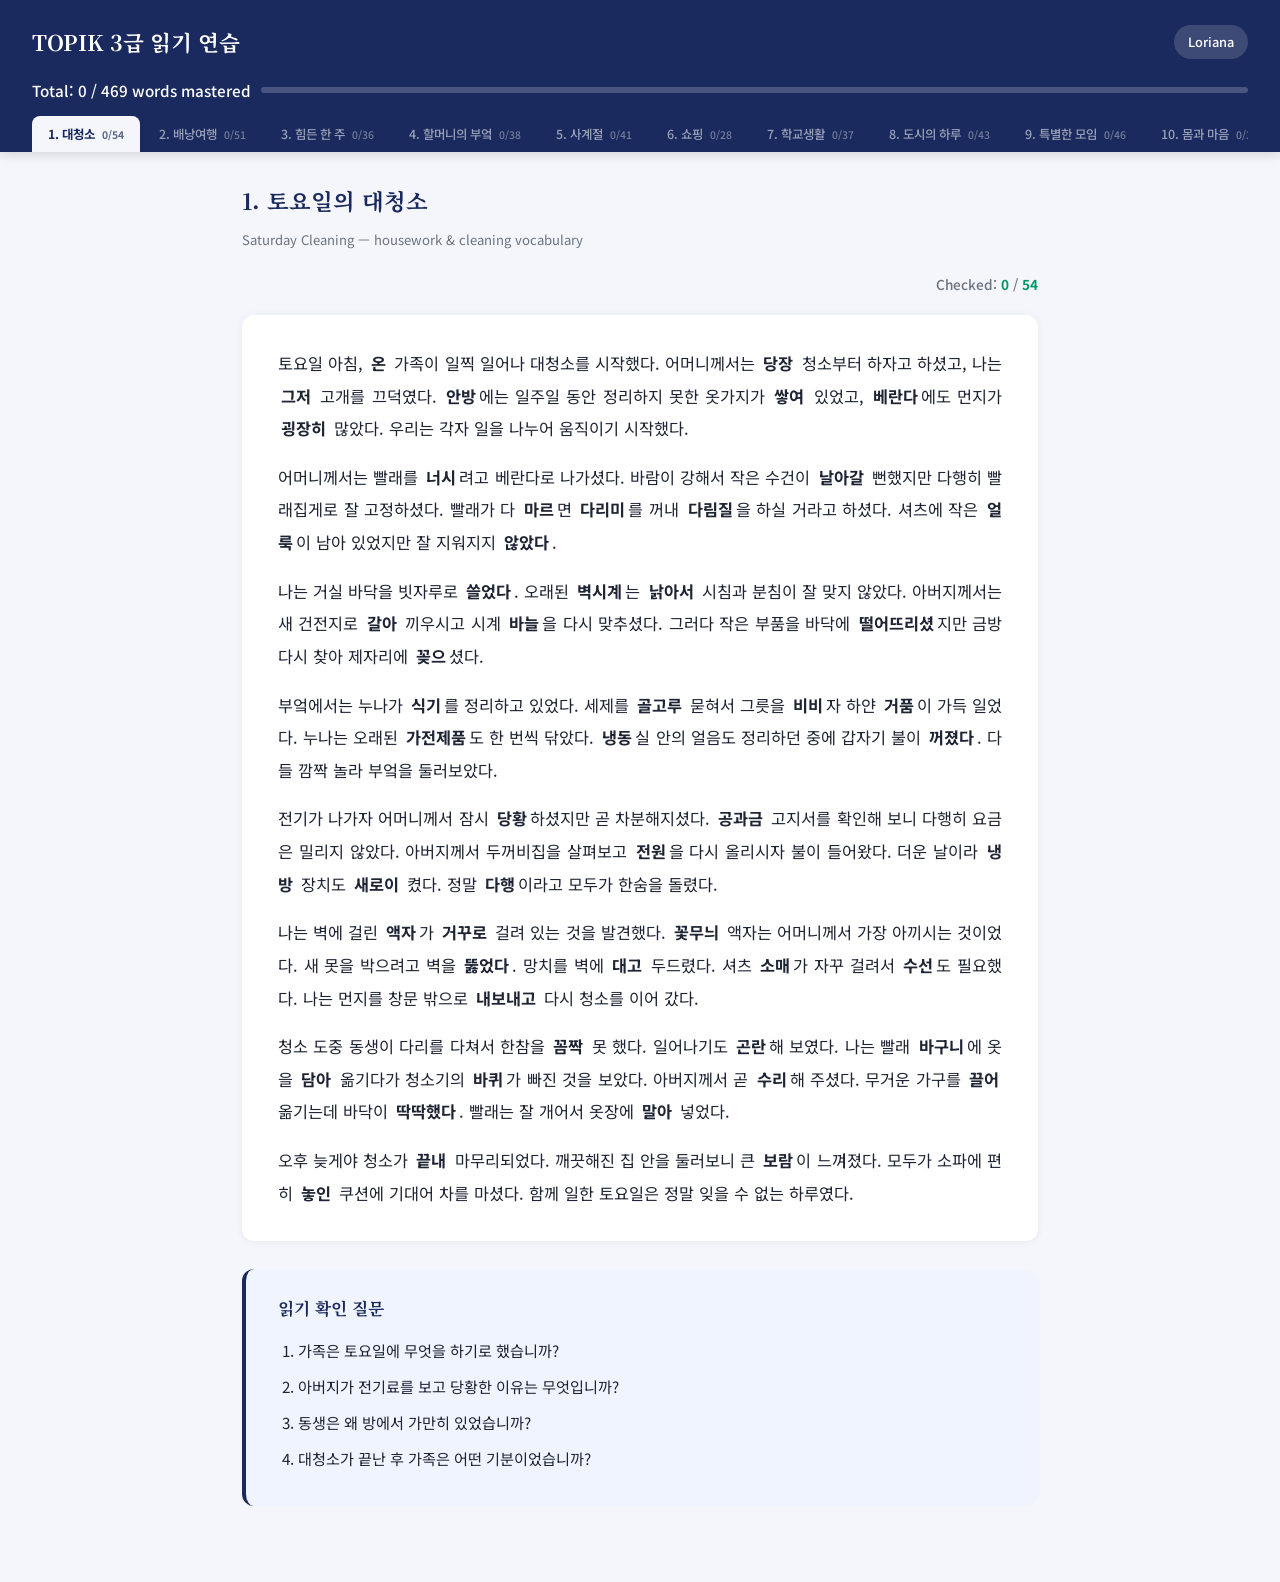
<file: loriana/topik3.html>
<!DOCTYPE html>
<html lang="ko">
<head>
<meta charset="UTF-8">
<meta name="viewport" content="width=device-width, initial-scale=1.0">
<title>TOPIK 3급 읽기 연습 — Loriana</title>
<link href="https://fonts.googleapis.com/css2?family=Noto+Sans+KR:wght@300;400;500;700&family=Noto+Serif+KR:wght@400;700&display=swap" rel="stylesheet">
<style>
* { box-sizing: border-box; margin: 0; padding: 0; }
body { font-family: 'Noto Sans KR', sans-serif; background: #f4f6fb; color: #1e2433; min-height: 100vh; line-height: 1.85; }
header { background: #1b2a5e; color: white; padding: 22px 32px 0; position: sticky; top: 0; z-index: 100; box-shadow: 0 2px 12px rgba(0,0,0,0.15); }
.header-top { display: flex; justify-content: space-between; align-items: center; margin-bottom: 14px; flex-wrap: wrap; gap: 8px; }
header h1 { font-family: 'Noto Serif KR', serif; font-size: 1.35rem; font-weight: 700; letter-spacing: -0.3px; }
.header-badge { font-size: 0.8rem; background: rgba(255,255,255,0.15); padding: 5px 14px; border-radius: 20px; font-weight: 500; }
.grand-total { font-size: 0.95rem; font-weight: 500; margin-bottom: 12px; display: flex; align-items: center; gap: 10px; }
.grand-total .bar-bg { flex: 1; height: 6px; background: rgba(255,255,255,0.2); border-radius: 3px; overflow: hidden; }
.grand-total .bar-fill { height: 100%; background: #6ee7b7; border-radius: 3px; transition: width 0.4s; }
.tabs { display: flex; gap: 3px; overflow-x: auto; -webkit-overflow-scrolling: touch; scrollbar-width: none; padding-bottom: 0; }
.tabs::-webkit-scrollbar { display: none; }
.tab-btn { background: transparent; border: none; color: rgba(255,255,255,0.55); padding: 9px 16px; font-size: 0.78rem; font-family: 'Noto Sans KR', sans-serif; cursor: pointer; border-radius: 8px 8px 0 0; transition: all 0.18s; font-weight: 500; white-space: nowrap; flex-shrink: 0; }
.tab-btn:hover { color: white; background: rgba(255,255,255,0.1); }
.tab-btn.active { background: #f4f6fb; color: #1b2a5e; font-weight: 700; }
.tab-btn .tab-count { font-size: 0.65rem; opacity: 0.7; margin-left: 4px; }
.content { padding: 28px 32px 60px; max-width: 860px; margin: 0 auto; }
.passage-section { display: none; }
.passage-section.active { display: block; }
.passage-header { font-family: 'Noto Serif KR', serif; font-size: 1.4rem; font-weight: 700; color: #1b2a5e; margin-bottom: 6px; }
.passage-meta { font-size: 0.82rem; color: #6b7280; margin-bottom: 20px; }
.passage-card { background: white; border-radius: 12px; padding: 32px 36px; box-shadow: 0 1px 8px rgba(0,0,0,0.06); margin-bottom: 28px; font-size: 1.02rem; line-height: 2; }
.passage-card p { margin-bottom: 16px; text-align: justify; }
.passage-card p:last-child { margin-bottom: 0; }
.vocab-word { font-weight: 700; cursor: pointer; padding: 1px 3px; border-radius: 3px; transition: background 0.2s, color 0.2s; }
.vocab-word:hover { background: #dbeafe; }
.vocab-word.checked { background: #6ee7b7; color: #064e3b; }
.questions-card { background: #f0f4ff; border-radius: 12px; padding: 24px 32px; margin-bottom: 16px; border-left: 4px solid #1b2a5e; }
.questions-card h3 { font-family: 'Noto Serif KR', serif; font-size: 1.05rem; color: #1b2a5e; margin-bottom: 14px; }
.questions-card ol { padding-left: 20px; }
.questions-card li { margin-bottom: 10px; font-size: 0.95rem; line-height: 1.7; }
.word-counter { text-align: right; font-size: 0.85rem; color: #6b7280; margin-bottom: 18px; font-weight: 500; }
.word-counter span { color: #059669; font-weight: 700; }
@media print { header { position: static; } .tabs { display: none; } .passage-section { display: block !important; page-break-after: always; } .vocab-word.checked { background: #d1fae5 !important; -webkit-print-color-adjust: exact; print-color-adjust: exact; } .passage-card { box-shadow: none; border: 1px solid #e5e7eb; } }
@media (max-width: 640px) { .content { padding: 18px 16px 40px; } .passage-card { padding: 22px 20px; font-size: 0.97rem; } header { padding: 16px 16px 0; } header h1 { font-size: 1.15rem; } .tab-btn { padding: 8px 12px; font-size: 0.72rem; } }
</style>
</head>
<body>


<!-- Body rebuilt 2026-04-27 — 12 passages regenerated, 549 vocab marks total -->
<header>
  <div class="header-top">
    <h1>TOPIK 3급 읽기 연습</h1>
    <div class="header-badge">Loriana</div>
  </div>
  <div class="grand-total">
    <span id="grandTotalText">Total: 0 / 549 words mastered</span>
    <div class="bar-bg"><div class="bar-fill" id="grandBar" style="width:0%"></div></div>
  </div>
  <div class="tabs" id="tabBar">
    <button class="tab-btn active" data-tab="0">1. 대청소 <span class="tab-count" id="tc0"></span></button>
    <button class="tab-btn" data-tab="1">2. 배낭여행 <span class="tab-count" id="tc1"></span></button>
    <button class="tab-btn" data-tab="2">3. 힘든 한 주 <span class="tab-count" id="tc2"></span></button>
    <button class="tab-btn" data-tab="3">4. 할머니의 부엌 <span class="tab-count" id="tc3"></span></button>
    <button class="tab-btn" data-tab="4">5. 사계절 <span class="tab-count" id="tc4"></span></button>
    <button class="tab-btn" data-tab="5">6. 쇼핑 <span class="tab-count" id="tc5"></span></button>
    <button class="tab-btn" data-tab="6">7. 학교생활 <span class="tab-count" id="tc6"></span></button>
    <button class="tab-btn" data-tab="7">8. 도시의 하루 <span class="tab-count" id="tc7"></span></button>
    <button class="tab-btn" data-tab="8">9. 특별한 모임 <span class="tab-count" id="tc8"></span></button>
    <button class="tab-btn" data-tab="9">10. 몸과 마음 <span class="tab-count" id="tc9"></span></button>
    <button class="tab-btn" data-tab="10">11. 직장에서 <span class="tab-count" id="tc10"></span></button>
    <button class="tab-btn" data-tab="11">12. 한국 문화 <span class="tab-count" id="tc11"></span></button>
  </div>
</header>

<div class="content">

<!-- ====== PASSAGE 1: 토요일의 대청소 ====== -->
<div class="passage-section active" data-section="0">
  <h2 class="passage-header">1. 토요일의 대청소</h2>
  <div class="passage-meta">Saturday Cleaning &mdash; housework &amp; cleaning vocabulary</div>
  <div class="word-counter">Checked: <span id="wc0">0</span> / <span id="wt0">0</span></div>
  <div class="passage-card">
<p>토요일 아침, <strong class="vocab-word" data-word="온">온</strong> 가족이 일찍 일어나 대청소를 시작했다. 어머니께서는 <strong class="vocab-word" data-word="당장">당장</strong> 청소부터 하자고 하셨고, 나는 <strong class="vocab-word" data-word="그저">그저</strong> 고개를 끄덕였다. <strong class="vocab-word" data-word="안방">안방</strong>에는 일주일 동안 정리하지 못한 옷가지가 <strong class="vocab-word" data-word="쌓이다">쌓여</strong> 있었고, <strong class="vocab-word" data-word="베란다">베란다</strong>에도 먼지가 <strong class="vocab-word" data-word="굉장히">굉장히</strong> 많았다. 우리는 각자 일을 나누어 움직이기 시작했다.</p>
<p>어머니께서는 빨래를 <strong class="vocab-word" data-word="널다">너시</strong>려고 베란다로 나가셨다. 바람이 강해서 작은 수건이 <strong class="vocab-word" data-word="날아가다">날아갈</strong> 뻔했지만 다행히 빨래집게로 잘 고정하셨다. 빨래가 다 <strong class="vocab-word" data-word="말리다">마르</strong>면 <strong class="vocab-word" data-word="다리미">다리미</strong>를 꺼내 <strong class="vocab-word" data-word="다림질">다림질</strong>을 하실 거라고 하셨다. 셔츠에 작은 <strong class="vocab-word" data-word="얼룩">얼룩</strong>이 남아 있었지만 잘 지워지지 <strong class="vocab-word" data-word="않다">않았다</strong>.</p>
<p>나는 거실 바닥을 빗자루로 <strong class="vocab-word" data-word="쓸다">쓸었다</strong>. 오래된 <strong class="vocab-word" data-word="벽시계">벽시계</strong>는 <strong class="vocab-word" data-word="낡다">낡아서</strong> 시침과 분침이 잘 맞지 않았다. 아버지께서는 새 건전지로 <strong class="vocab-word" data-word="갈다">갈아</strong> 끼우시고 시계 <strong class="vocab-word" data-word="바늘">바늘</strong>을 다시 맞추셨다. 그러다 작은 부품을 바닥에 <strong class="vocab-word" data-word="떨어뜨리다">떨어뜨리셨</strong>지만 금방 다시 찾아 제자리에 <strong class="vocab-word" data-word="꽂다">꽂으</strong>셨다.</p>
<p>부엌에서는 누나가 <strong class="vocab-word" data-word="식기">식기</strong>를 정리하고 있었다. 세제를 <strong class="vocab-word" data-word="골고루">골고루</strong> 묻혀서 그릇을 <strong class="vocab-word" data-word="비비다">비비</strong>자 하얀 <strong class="vocab-word" data-word="거품">거품</strong>이 가득 일었다. 누나는 오래된 <strong class="vocab-word" data-word="가전제품">가전제품</strong>도 한 번씩 닦았다. <strong class="vocab-word" data-word="냉동">냉동</strong>실 안의 얼음도 정리하던 중에 갑자기 불이 <strong class="vocab-word" data-word="꺼지다">꺼졌다</strong>. 다들 깜짝 놀라 부엌을 둘러보았다.</p>
<p>전기가 나가자 어머니께서 잠시 <strong class="vocab-word" data-word="당황">당황</strong>하셨지만 곧 차분해지셨다. <strong class="vocab-word" data-word="공과금">공과금</strong> 고지서를 확인해 보니 다행히 요금은 밀리지 않았다. 아버지께서 두꺼비집을 살펴보고 <strong class="vocab-word" data-word="전원">전원</strong>을 다시 올리시자 불이 들어왔다. 더운 날이라 <strong class="vocab-word" data-word="냉방">냉방</strong> 장치도 <strong class="vocab-word" data-word="새로이">새로이</strong> 켰다. 정말 <strong class="vocab-word" data-word="다행">다행</strong>이라고 모두가 한숨을 돌렸다.</p>
<p>나는 벽에 걸린 <strong class="vocab-word" data-word="액자">액자</strong>가 <strong class="vocab-word" data-word="거꾸로">거꾸로</strong> 걸려 있는 것을 발견했다. <strong class="vocab-word" data-word="꽃무늬">꽃무늬</strong> 액자는 어머니께서 가장 아끼시는 것이었다. 새 못을 박으려고 벽을 <strong class="vocab-word" data-word="뚫다">뚫었다</strong>. 망치를 벽에 <strong class="vocab-word" data-word="대다">대고</strong> 두드렸다. 셔츠 <strong class="vocab-word" data-word="소매">소매</strong>가 자꾸 걸려서 <strong class="vocab-word" data-word="수선">수선</strong>도 필요했다. 나는 먼지를 창문 밖으로 <strong class="vocab-word" data-word="내보내다">내보내고</strong> 다시 청소를 이어 갔다.</p>
<p>청소 도중 동생이 다리를 다쳐서 한참을 <strong class="vocab-word" data-word="꼼짝">꼼짝</strong> 못 했다. 일어나기도 <strong class="vocab-word" data-word="곤란">곤란</strong>해 보였다. 나는 빨래 <strong class="vocab-word" data-word="바구니">바구니</strong>에 옷을 <strong class="vocab-word" data-word="담다">담아</strong> 옮기다가 청소기의 <strong class="vocab-word" data-word="바퀴">바퀴</strong>가 빠진 것을 보았다. 아버지께서 곧 <strong class="vocab-word" data-word="수리">수리</strong>해 주셨다. 무거운 가구를 <strong class="vocab-word" data-word="끌다">끌어</strong> 옮기는데 바닥이 <strong class="vocab-word" data-word="딱딱하다">딱딱했다</strong>. 빨래는 잘 개어서 옷장에 <strong class="vocab-word" data-word="말다">말아</strong> 넣었다.</p>
<p>오후 늦게야 청소가 <strong class="vocab-word" data-word="끝내">끝내</strong> 마무리되었다. 깨끗해진 집 안을 둘러보니 큰 <strong class="vocab-word" data-word="보람">보람</strong>이 느껴졌다. 모두가 소파에 편히 <strong class="vocab-word" data-word="놓이다">놓인</strong> 쿠션에 기대어 차를 마셨다. 함께 일한 토요일은 정말 잊을 수 없는 하루였다.</p>
</div>
  <div class="questions-card">
    <h3>읽기 확인 질문</h3>
    <ol>
      <li>가족은 토요일에 무엇을 하기로 했습니까?</li>
      <li>아버지가 전기료를 보고 당황한 이유는 무엇입니까?</li>
      <li>동생은 왜 방에서 가만히 있었습니까?</li>
      <li>대청소가 끝난 후 가족은 어떤 기분이었습니까?</li>
    </ol>
  </div>
</div>

<!-- ====== PASSAGE 2: 한국 배낭여행 ====== -->
<div class="passage-section" data-section="1">
  <h2 class="passage-header">2. 한국 배낭여행</h2>
  <div class="passage-meta">Korea Backpacking &mdash; travel &amp; transportation vocabulary</div>
  <div class="word-counter">Checked: <span id="wc1">0</span> / <span id="wt1">0</span></div>
  <div class="passage-card">
<p>지난여름에 나는 <strong class="vocab-word" data-word="배낭여행">배낭여행</strong>을 떠나기로 했다. <strong class="vocab-word" data-word="비자">비자</strong> 문제를 먼저 해결하고, 큰 <strong class="vocab-word" data-word="배낭">배낭</strong> 안에 <strong class="vocab-word" data-word="등산복">등산복</strong> 두 벌과 작은 <strong class="vocab-word" data-word="양산">양산</strong>을 <strong class="vocab-word" data-word="담기다">담았다</strong>. 부모님께서는 공항까지 나오셔서 따뜻하게 <strong class="vocab-word" data-word="배웅">배웅</strong>을 해 주셨다.</p>
<p>인천 공항에 내린 후, 공항버스 <strong class="vocab-word" data-word="승차권">승차권</strong>을 사서 <strong class="vocab-word" data-word="승차">승차</strong>했다. 친절한 <strong class="vocab-word" data-word="승무원">승무원</strong>이 시내 <strong class="vocab-word" data-word="교통수단">교통수단</strong>에 대해 설명해 주셨고, 지하철 <strong class="vocab-word" data-word="노선도">노선도</strong>도 <strong class="vocab-word" data-word="권하다">권해</strong> 주셨다. 출근 시간이라 객차 안은 무척 <strong class="vocab-word" data-word="붐비다">붐볐지만</strong>, <strong class="vocab-word" data-word="노약자">노약자</strong> 자리는 비워 두는 사람들이 많았다.</p>
<p>게스트하우스에 <strong class="vocab-word" data-word="닿다">닿기</strong> 위해 <strong class="vocab-word" data-word="약도">약도</strong> 한 장을 들고 <strong class="vocab-word" data-word="골목길">골목길</strong>을 걸었다. 한국어 <strong class="vocab-word" data-word="간판">간판</strong>이 <strong class="vocab-word" data-word="낯설다">낯설어서</strong> 길을 한 번 잘못 들었다. 도착한 <strong class="vocab-word" data-word="숙박">숙박</strong> 시설은 깨끗했고, 주인께서 <strong class="vocab-word" data-word="숙박비">숙박비</strong>를 친절히 안내해 주셨다. 나는 그곳에서 사흘 동안 <strong class="vocab-word" data-word="묵다">묵기</strong>로 했고, 마지막 밤에는 <strong class="vocab-word" data-word="외박">외박</strong> 계획도 세웠다.</p>
<p>다음 날 새벽에는 <strong class="vocab-word" data-word="교외">교외</strong>로 떠나는 <strong class="vocab-word" data-word="교통편">교통편</strong>을 알아보았다. 버스가 가장 빠른 <strong class="vocab-word" data-word="수단">수단</strong>이라기에 그것을 타기로 했다. <strong class="vocab-word" data-word="도중">도중</strong>에 갑자기 <strong class="vocab-word" data-word="비">비</strong>가 내려서, 가방에 든 <strong class="vocab-word" data-word="양산">양산</strong> <strong class="vocab-word" data-word="대신">대신</strong> 우산을 사야 했다. 짐을 잠시 <strong class="vocab-word" data-word="내려놓다">내려놓고</strong> 정류장 의자에 앉아 <strong class="vocab-word" data-word="동부">동부</strong> 해안의 풍경을 머릿속에 그렸다.</p>
<p>마침내 동해에 도착하니 푸른 <strong class="vocab-word" data-word="바닷물">바닷물</strong>이 끝없이 펼쳐져 있었다. 부드러운 <strong class="vocab-word" data-word="모래">모래</strong> 위를 <strong class="vocab-word" data-word="맨발">맨발</strong>로 걸으며 바라본 <strong class="vocab-word" data-word="광경">광경</strong>은 평생 잊을 수 없을 것 같았다. 가까운 섬으로 가는 <strong class="vocab-word" data-word="배편">배편</strong>도 있었지만, 이번에는 그저 해변에 머무는 쪽을 선택했다.</p>
<p>여행 <strong class="vocab-word" data-word="경비">경비</strong>는 미리 계산해 두었지만, 한국 <strong class="vocab-word" data-word="물가">물가</strong>가 높아서 <strong class="vocab-word" data-word="식비">식비</strong>가 가장 큰 <strong class="vocab-word" data-word="비용">비용</strong>이 되었다. 그래도 <strong class="vocab-word" data-word="닷새">닷새</strong> 동안 <strong class="vocab-word" data-word="볼거리">볼거리</strong>가 많은 도시를 돌며 유명한 <strong class="vocab-word" data-word="식당가">식당가</strong>에서 다양한 음식을 맛보았다. 친구가 추천한 국밥은 <strong class="vocab-word" data-word="굉장히">굉장히</strong> 깊은 맛이 났다.</p>
<p>떠나는 날 <strong class="vocab-word" data-word="비행장">비행장</strong>에서 짐이 컨베이어에 <strong class="vocab-word" data-word="실리다">실리는</strong> 모습을 보며, 다음에는 <strong class="vocab-word" data-word="남미">남미</strong>까지 <strong class="vocab-word" data-word="되돌아오다">되돌아오는</strong> 긴 여정을 꿈꿔 보았다. 다행히 <strong class="vocab-word" data-word="분실">분실</strong> 없이 <strong class="vocab-word" data-word="분실물">분실물</strong> 보관소에도 들를 일이 없었다.</p>
</div>
  <div class="questions-card">
    <h3>읽기 확인 질문</h3>
    <ol>
      <li>여행자들은 서울에서 경주까지 어떻게 갔습니까?</li>
      <li>섬에서 물가가 어떠했습니까?</li>
      <li>전주에서 무엇을 했습니까?</li>
      <li>친구는 다음 여행지로 어디를 제안했습니까?</li>
    </ol>
  </div>
</div>

<!-- ====== PASSAGE 3: 우리 가족의 힘든 한 주 ====== -->
<div class="passage-section" data-section="2">
  <h2 class="passage-header">3. 우리 가족의 힘든 한 주</h2>
  <div class="passage-meta">Family's Tough Week &mdash; health &amp; hospital vocabulary</div>
  <div class="word-counter">Checked: <span id="wc2">0</span> / <span id="wt2">0</span></div>
  <div class="passage-card">
<p>지난주는 우리 가족에게 힘든 한 주였다. 월요일 새벽 어머니께서 갑자기 열이 심하게 나셨고, 아버지는 <strong class="vocab-word" data-word="긴급">긴급</strong>하게 병원으로 모시고 가셨다. 의사 선생님은 <strong class="vocab-word" data-word="독감">독감</strong>이라고 하시며 <strong class="vocab-word" data-word="두통약">두통약</strong>을 처방해 주셨다. 어머니는 <strong class="vocab-word" data-word="병실">병실</strong>에서 약을 <strong class="vocab-word" data-word="복용">복용</strong>하셨고, 나는 <strong class="vocab-word" data-word="복도">복도</strong>에서 한참을 기다렸다.</p>
<p>화요일에는 아버지께서 회사에서 갑자기 쓰러지셨다. 일이 많아 <strong class="vocab-word" data-word="과로">과로</strong>가 쌓이신 것이다. 며칠 동안 잠을 못 주무신 탓에 몸 상태가 점점 <strong class="vocab-word" data-word="나빠지다">나빠지셨고</strong>, 결국 의사 선생님께서 <strong class="vocab-word" data-word="수면제">수면제</strong>를 처방해 주셨다. <strong class="vocab-word" data-word="신체">신체</strong> 검사 결과 큰 병은 아니었지만, <strong class="vocab-word" data-word="식사량">식사량</strong>이 너무 적은 것이 문제라고 하셨다.</p>
<p>수요일 오후에는 동생이 학교 계단에서 넘어졌다. 발목을 심하게 <strong class="vocab-word" data-word="삐다">삐었고</strong> 금세 빨갛게 <strong class="vocab-word" data-word="붓다">부었다</strong>. 어머니께서 약국에서 <strong class="vocab-word" data-word="반창고">반창고</strong>를 사 오셔서 동생의 무릎에 잘 <strong class="vocab-word" data-word="감다">감아</strong> 주셨다. 처음에는 뼈가 <strong class="vocab-word" data-word="부러지다">부러진</strong> 줄 알고 모두 놀랐지만, 엑스레이 결과 괜찮다고 해서 정말 <strong class="vocab-word" data-word="다행">다행</strong>이었다.</p>
<p>목요일 저녁에는 막내가 갑자기 <strong class="vocab-word" data-word="복통">복통</strong>을 호소하며 울기 시작했다. <strong class="vocab-word" data-word="설사">설사</strong>도 계속하고 <strong class="vocab-word" data-word="대변">대변</strong> 색깔이 이상해서 우리는 <strong class="vocab-word" data-word="식중독">식중독</strong>을 의심했다. 다음 날 아침 <strong class="vocab-word" data-word="소아과">소아과</strong>에 갔더니 의사 선생님이 <strong class="vocab-word" data-word="물약">물약</strong>과 <strong class="vocab-word" data-word="영양제">영양제</strong>를 주시면서, 평소 <strong class="vocab-word" data-word="변비">변비</strong>가 있다면 식습관을 꼭 바꾸라고 조언하셨다.</p>
<p>금요일에는 할머니께 <strong class="vocab-word" data-word="문병">문병</strong>을 갔다. 할머니는 며칠 전 <strong class="vocab-word" data-word="안과">안과</strong>에 다녀오셔서 <strong class="vocab-word" data-word="안약">안약</strong>을 하루 세 번씩 넣고 계셨고, <strong class="vocab-word" data-word="눈가">눈가</strong>가 조금 부어 있었다. 그날 저녁 어머니께서 국을 끓이시다 손등을 살짝 <strong class="vocab-word" data-word="데다">데셨는데</strong>, 바로 <strong class="vocab-word" data-word="소독약">소독약</strong>으로 상처를 <strong class="vocab-word" data-word="소독">소독</strong>하셨다. 평소에 <strong class="vocab-word" data-word="예방">예방</strong>이 정말 중요함을 다시 느꼈다.</p>
<p>토요일 아침, 가족 모두가 조금씩 <strong class="vocab-word" data-word="나아지다">나아지기</strong> 시작했다. 오랜만에 시골에서 올라오신 큰아버지도 <strong class="vocab-word" data-word="뵈다">뵈었고</strong>, 함께 따뜻한 식사를 나누며 우리 가족은 평범한 일상을 천천히 <strong class="vocab-word" data-word="되찾다">되찾아</strong> 갔다.</p>
</div>
  <div class="questions-card">
    <h3>읽기 확인 질문</h3>
    <ol>
      <li>할아버지는 왜 병원에 가셨습니까?</li>
      <li>동생은 어디를 다쳤습니까?</li>
      <li>나는 왜 학교에 가지 못했습니까?</li>
      <li>주말에 가족은 어떤 결심을 했습니까?</li>
    </ol>
  </div>
</div>

<!-- ====== PASSAGE 4: 할머니의 부엌에서 ====== -->
<div class="passage-section" data-section="3">
  <h2 class="passage-header">4. 할머니의 부엌에서</h2>
  <div class="passage-meta">In Grandma's Kitchen &mdash; cooking &amp; food vocabulary</div>
  <div class="word-counter">Checked: <span id="wc3">0</span> / <span id="wt3">0</span></div>
  <div class="passage-card">
<p>어릴 적 주말이면 <strong class="vocab-word" data-word="대체로">대체로</strong> 할머니 댁에서 시간을 보냈다. 부엌 문을 열면 <strong class="vocab-word" data-word="구수하다">구수한</strong> 된장찌개 냄새가 코끝에 <strong class="vocab-word" data-word="떠오르다">떠올랐다</strong>. 할머니께서는 마른 <strong class="vocab-word" data-word="김">김</strong>을 살짝 굽고 계셨고, 작은 그릇에는 <strong class="vocab-word" data-word="멸치">멸치</strong> 몇 마리가 가지런히 <strong class="vocab-word" data-word="담다">담겨</strong> 있었다. 그 풍경은 지금도 눈을 감으면 선명하게 <strong class="vocab-word" data-word="떠오르다">떠오른다</strong>.</p>
<p>토요일 아침, 할머니께서는 나를 데리고 <strong class="vocab-word" data-word="식품점">식품점</strong>에 <strong class="vocab-word" data-word="식료품">식료품</strong>을 사러 <strong class="vocab-word" data-word="나르다">나르듯</strong> 바쁘게 걸으셨다. 가게 앞에는 <strong class="vocab-word" data-word="싱싱하다">싱싱한</strong> 채소와 푸른 <strong class="vocab-word" data-word="보리">보리</strong> 자루가 놓여 있었다. 할머니께서는 <strong class="vocab-word" data-word="연하다">연한</strong> 잎채소를 고르시며 “이게 <strong class="vocab-word" data-word="대체로">대체로</strong> 제일 좋다”라고 말씀하셨다. 나는 작은 바구니에 <strong class="vocab-word" data-word="오리">오리</strong> <strong class="vocab-word" data-word="알">알</strong>과 닭의 <strong class="vocab-word" data-word="알">알</strong>을 <strong class="vocab-word" data-word="담다">담았다</strong>.</p>
<p>집으로 돌아오자마자 할머니께서는 마늘 <strong class="vocab-word" data-word="껍질">껍질</strong>을 <strong class="vocab-word" data-word="까다">까시고</strong>, 양파를 곱게 <strong class="vocab-word" data-word="다지다">다지셨다</strong>. 나는 옆에서 <strong class="vocab-word" data-word="밤">밤</strong>의 단단한 <strong class="vocab-word" data-word="껍질">껍질</strong>을 <strong class="vocab-word" data-word="까다">까려고</strong> 애를 썼다. 할머니께서는 <strong class="vocab-word" data-word="끊다">끊으셨다</strong>—실로 묶인 채소 다발의 매듭을 한 번에 <strong class="vocab-word" data-word="끊다">끊으시는</strong> 모습이 신기했다. 부엌 바닥에는 <strong class="vocab-word" data-word="껍질">껍질</strong> 조각이 조용히 <strong class="vocab-word" data-word="쏟아지다">쏟아졌다</strong>.</p>
<p>본격적인 요리가 시작되었다. 할머니께서는 시금치를 끓는 <strong class="vocab-word" data-word="소금물">소금물</strong>에 살짝 <strong class="vocab-word" data-word="데치다">데치셨고</strong>, 헹궈 <strong class="vocab-word" data-word="나물">나물</strong>로 무치셨다. 콩은 미리 물에 <strong class="vocab-word" data-word="담그다">담가</strong> 두셨다. 팬에 <strong class="vocab-word" data-word="식용유">식용유</strong>를 <strong class="vocab-word" data-word="붓다">부으시고</strong>, <strong class="vocab-word" data-word="다지다">다진</strong> 마늘을 넣자 기름이 <strong class="vocab-word" data-word="쏟다">쏟을</strong> 듯 튀었다. 밀<strong class="vocab-word" data-word="가루">가루</strong>에 물을 더해 <strong class="vocab-word" data-word="반죽">반죽</strong>을 만드시고, 그것을 얇게 펴서 천천히 <strong class="vocab-word" data-word="익히다">익히셨다</strong>.</p>
<p><strong class="vocab-word" data-word="간">간</strong>을 보시던 할머니께서는 소금을 조금 <strong class="vocab-word" data-word="덜다">덜어</strong> 내시며 “싱거워야 <strong class="vocab-word" data-word="연하다">연한</strong> 맛이 산다”라고 하셨다. 마당의 감나무에서 잘 익은 감을 몇 개 <strong class="vocab-word" data-word="따다">따</strong> 오라 하셔서, 나는 사다리에 올라 조심스럽게 <strong class="vocab-word" data-word="따다">땄다</strong>. 부엌으로 돌아오니 <strong class="vocab-word" data-word="멸치">멸치</strong> 육수의 <strong class="vocab-word" data-word="구수하다">구수한</strong> 향이 집 안 가득 퍼져 있었다.</p>
<p>저녁이 되자 온 식구가 모여 큰 <strong class="vocab-word" data-word="상">상</strong>을 폈다. 부엌이었지만 반찬이 어찌나 많은지 마치 <strong class="vocab-word" data-word="뷔페">뷔페</strong> 같았다. 아버지께서는 <strong class="vocab-word" data-word="술잔">술잔</strong>을 드시며 <strong class="vocab-word" data-word="음주">음주</strong>를 즐기셨고, 나는 <strong class="vocab-word" data-word="갈증">갈증</strong>이 나서 <strong class="vocab-word" data-word="보리">보리</strong>차를 마셨다. 식사를 마칠 즈음 할머니께서는 “이제 <strong class="vocab-word" data-word="음주">음주</strong>는 그만”이라며 아버지의 <strong class="vocab-word" data-word="술잔">술잔</strong> 옆에 물컵을 놓으셨다.</p>
<p><strong class="vocab-word" data-word="밤">밤</strong>이 깊어 부엌의 불을 껐다. <strong class="vocab-word" data-word="보리">보리</strong>차 한 모금이 남은 <strong class="vocab-word" data-word="갈증">갈증</strong>을 달래 주었다. 창밖의 별빛이 조용히 <strong class="vocab-word" data-word="쏟아지다">쏟아졌고</strong>, 따뜻한 하루가 그렇게 저물어 갔다.</p>
</div>
  <div class="questions-card">
    <h3>읽기 확인 질문</h3>
    <ol>
      <li>할머니는 어떤 음식들을 만드셨습니까?</li>
      <li>나물은 어떻게 만들었습니까?</li>
      <li>할머니가 손녀에게 하신 말씀은 무엇입니까?</li>
    </ol>
  </div>
</div>

<!-- ====== PASSAGE 5: 시골 마을의 사계절 ====== -->
<div class="passage-section" data-section="4">
  <h2 class="passage-header">5. 시골 마을의 사계절</h2>
  <div class="passage-meta">Seasons in the Village &mdash; nature &amp; weather vocabulary</div>
  <div class="word-counter">Checked: <span id="wc4">0</span> / <span id="wt4">0</span></div>
  <div class="passage-card">
<p>우리 할아버지는 평생을 시골 마을에서 지내신 <strong class="vocab-word" data-word="농부">농부</strong>이시다. 작은 밭을 정성껏 <strong class="vocab-word" data-word="가꾸다">가꾸시며</strong> 오랜 <strong class="vocab-word" data-word="세월">세월</strong>을 보내셨고, 사계절의 변화를 누구보다 잘 아셨다. 나는 방학 때마다 할아버지 댁에 내려가 마을의 풍경을 천천히 <strong class="vocab-word" data-word="관찰">관찰</strong>했고, 그 모습을 공책에 <strong class="vocab-word" data-word="묘사">묘사</strong>하곤 했다.</p>
<p>봄이 되면 마을 입구에는 노란 <strong class="vocab-word" data-word="개나리">개나리</strong>가 가장 먼저 피었다. 할아버지는 이른 아침부터 밭에 나가 작은 <strong class="vocab-word" data-word="씨">씨</strong>를 한 줌씩 <strong class="vocab-word" data-word="뿌리다">뿌리셨다</strong>. <strong class="vocab-word" data-word="땅속">땅속</strong> 깊은 곳에서 잠들어 있던 작은 생명들이 따뜻한 햇살에 다시 <strong class="vocab-word" data-word="살아나다">살아나는</strong> 듯했다.</p>
<p>며칠이 지나자 밭에는 <strong class="vocab-word" data-word="연두색">연두색</strong> 새싹이 돋아났고, 마을 전체가 <strong class="vocab-word" data-word="점차">점차</strong> 푸른빛으로 물들었다. 산에서 흘러 내려오는 <strong class="vocab-word" data-word="강물">강물</strong> 소리도 한결 맑아졌다. 나는 <strong class="vocab-word" data-word="물가">물가</strong>에 앉아 풀의 <strong class="vocab-word" data-word="뿌리">뿌리</strong>를 가만히 살펴보았고, 가까운 <strong class="vocab-word" data-word="언덕">언덕</strong> 위에 올라 마을을 내려다보았다.</p>
<p>여름이 오자 햇빛은 한낮에 <strong class="vocab-word" data-word="눈부시다">눈부시게</strong> 쏟아졌고, <strong class="vocab-word" data-word="무더위">무더위</strong>와 높은 <strong class="vocab-word" data-word="습도">습도</strong> 때문에 가만히 앉아 있어도 땀이 흘렀다. <strong class="vocab-word" data-word="올여름">올여름</strong>은 특히 <strong class="vocab-word" data-word="소나기">소나기</strong>가 자주 내렸고, <strong class="vocab-word" data-word="번개">번개</strong>가 칠 때마다 창문이 흔들렸다. 비가 그치면 우리는 마을 뒤편 <strong class="vocab-word" data-word="계곡">계곡</strong>으로 달려가 시원한 <strong class="vocab-word" data-word="바위">바위</strong> 위에 앉아 물장난을 쳤다.</p>
<p>가을이 깊어지자 새벽 공기가 차가워 손끝이 <strong class="vocab-word" data-word="떨리다">떨릴</strong> 정도였다. <strong class="vocab-word" data-word="산꼭대기">산꼭대기</strong>부터 단풍이 들기 시작했고, 마당에는 <strong class="vocab-word" data-word="밤색">밤색</strong> <strong class="vocab-word" data-word="낙엽">낙엽</strong>이 수북이 쌓였다. 동네 <strong class="vocab-word" data-word="놀이터">놀이터</strong>에서는 아이들이 <strong class="vocab-word" data-word="낙엽">낙엽</strong>을 던지며 놀았고, <strong class="vocab-word" data-word="때때로">때때로</strong> 작은 다람쥐가 <strong class="vocab-word" data-word="꼬리">꼬리</strong>를 흔들며 나무 사이를 지나갔다.</p>
<p>겨울이 되어 눈이 내리면 할아버지는 거실 한가운데에 <strong class="vocab-word" data-word="난로">난로</strong>를 켜셨다. 우리는 두꺼운 외투에 장갑을 <strong class="vocab-word" data-word="끼다">끼고</strong> 마당으로 나가 눈사람을 만들었다. 밤하늘에는 <strong class="vocab-word" data-word="반달">반달</strong>이 <strong class="vocab-word" data-word="뜨다">뜨다가</strong> 며칠 뒤에는 둥근 <strong class="vocab-word" data-word="보름달">보름달</strong>이 <strong class="vocab-word" data-word="뜨다">떴다</strong>. 멀리서 <strong class="vocab-word" data-word="양">양</strong> 한 마리가 우는 소리가 들렸고, 처마 끝의 작은 <strong class="vocab-word" data-word="방울">방울</strong>이 바람에 흔들렸다.</p>
<p>이렇게 한 해의 <strong class="vocab-word" data-word="보름">보름</strong>과 같은 짧은 <strong class="vocab-word" data-word="여가">여가</strong>가 흘러갔다. 시골의 사계절은 누구도 쉽게 <strong class="vocab-word" data-word="예측">예측</strong>할 수 없는 아름다움을 품고 있었다.</p>
</div>
  <div class="questions-card">
    <h3>읽기 확인 질문</h3>
    <ol>
      <li>봄에 농부들은 무엇을 합니까?</li>
      <li>여름에 소나기가 오면 사람들은 어떻게 합니까?</li>
      <li>가을에 마을의 모습은 어떻습니까?</li>
      <li>겨울 밤에 밖에 나가면 무엇이 보입니까?</li>
    </ol>
  </div>
</div>

<!-- ====== PASSAGE 6: 쇼핑의 달인 ====== -->
<div class="passage-section" data-section="5">
  <h2 class="passage-header">6. 쇼핑의 달인</h2>
  <div class="passage-meta">Shopping Expert &mdash; shopping, stores &amp; items vocabulary</div>
  <div class="word-counter">Checked: <span id="wc5">0</span> / <span id="wt5">0</span></div>
  <div class="passage-card">
<p>지영 씨는 주말마다 시내의 큰 <strong class="vocab-word" data-word="매장">매장</strong>과 작은 <strong class="vocab-word" data-word="상점">상점</strong>을 차례로 둘러보는 것을 좋아한다. 옷장 속 옷들에 <strong class="vocab-word" data-word="싫증">싫증</strong>이 난 그녀는 작년에 산 옷들과 <strong class="vocab-word" data-word="비하다">비해</strong> 올해는 조금 더 어른스러운 분위기를 만들고 싶었다. 그래서 오늘은 머리부터 발끝까지 새롭게 바꿔 보기로 마음을 먹었다.</p>
<p>먼저 지영 씨는 백화점 1층의 <strong class="vocab-word" data-word="가죽">가죽</strong> 제품 <strong class="vocab-word" data-word="매장">매장</strong>으로 들어갔다. 점원은 올해 유행하는 <strong class="vocab-word" data-word="세련되다">세련된</strong> 짙은 갈색 <strong class="vocab-word" data-word="부츠">부츠</strong>를 권해 주었다. 그 옆에는 작은 <strong class="vocab-word" data-word="꽃무늬">꽃무늬</strong>가 들어간 셔츠가 걸려 있었는데, 비슷한 <strong class="vocab-word" data-word="무늬">무늬</strong>의 치마와도 잘 어울려 보였다.</p>
<p>다음으로 그녀는 같은 층의 <strong class="vocab-word" data-word="보석">보석</strong> <strong class="vocab-word" data-word="상점">상점</strong>에 들렀다. 너무 화려한 것보다는 <strong class="vocab-word" data-word="단정하다">단정한</strong> 느낌의 작은 목걸이와 가벼운 <strong class="vocab-word" data-word="손가방">손가방</strong>을 골랐다. 마지막으로 약속 시간을 잘 지키고 싶어서 얇고 <strong class="vocab-word" data-word="세련되다">세련된</strong> <strong class="vocab-word" data-word="손목시계">손목시계</strong> 하나도 함께 골라 계산대 위에 올려놓았다.</p>
<p>계산대에서 <strong class="vocab-word" data-word="신용">신용</strong> 카드를 내밀었지만 단말기 오류로 결제가 되지 않았다. 점원은 <strong class="vocab-word" data-word="수표">수표</strong>도 받는다고 했다. 마침 어머니께서 <strong class="vocab-word" data-word="예금">예금</strong> 통장에서 찾아 주신 현금이 있어, <strong class="vocab-word" data-word="거스름돈">거스름돈</strong> 이천 원까지 <strong class="vocab-word" data-word="딱">딱</strong> 맞게 돌려받았다. 같은 <strong class="vocab-word" data-word="부츠">부츠</strong>를 한 켤레 더 사고 싶었지만, 그 <strong class="vocab-word" data-word="수량">수량</strong>은 이미 <strong class="vocab-word" data-word="매진">매진</strong>된 상태였다.</p>
<p>쇼핑백이 무거워질 때쯤 그녀는 잠시 길가의 작은 <strong class="vocab-word" data-word="문방구">문방구</strong> 앞에 멈춰 섰다. 조카에게 줄 색연필 한 통과 공책을 <strong class="vocab-word" data-word="만">만</strong> 원짜리 한 장으로 샀다. 가게 아저씨는 산 물건을 깨끗한 <strong class="vocab-word" data-word="신문지">신문지</strong>에 둘둘 말아 봉투에 넣어 주셨다. 작은 가게의 따뜻한 친절이 마음에 오래 남았다.</p>
<p>이제 마지막 코스였다. 지영 씨는 단골 <strong class="vocab-word" data-word="미장원">미장원</strong>에 들어가 오랫동안 길렀던 <strong class="vocab-word" data-word="생머리">생머리</strong>를 어깨까지 짧게 잘랐다. 새 옷과 잘 어울리는 모습이 만족스러워, 바로 옆 <strong class="vocab-word" data-word="사진관">사진관</strong>에 들러 증명사진도 새로 찍었다. 사진사 아저씨께서는 표정이 한결 밝아졌다고 칭찬해 주셨다.</p>
<p>집에 돌아온 지영 씨는 시원한 <strong class="vocab-word" data-word="물">물</strong> 한 잔을 마시며 하루를 떠올렸다. 작은 <strong class="vocab-word" data-word="불만">불만</strong> 하나 없이 모든 일이 순조로웠던 완벽한 하루였다.</p>
</div>
  <div class="questions-card">
    <h3>읽기 확인 질문</h3>
    <ol>
      <li>언니가 좋아하는 취미는 무엇입니까?</li>
      <li>인기 있는 상품을 왜 살 수 없었습니까?</li>
      <li>미장원에서 언니는 무엇을 하고 싶어 했습니까?</li>
      <li>어머니의 반응은 어떠했습니까?</li>
    </ol>
  </div>
</div>

<!-- ====== PASSAGE 7: 학교생활 이야기 ====== -->
<div class="passage-section" data-section="6">
  <h2 class="passage-header">7. 학교생활 이야기</h2>
  <div class="passage-meta">School Life Story &mdash; school, education &amp; study vocabulary</div>
  <div class="word-counter">Checked: <span id="wc6">0</span> / <span id="wt6">0</span></div>
  <div class="passage-card">
<p>새 학기 첫날, 1<strong class="vocab-word" data-word="교시">교시</strong> 종이 울리자 선생님께서 교실로 들어오셨다. 흰 <strong class="vocab-word" data-word="분필">분필</strong>을 드시고 우리에게 인사를 하신 뒤, 올해 우리 반에서 <strong class="vocab-word" data-word="모범">모범</strong>이 될 학생을 뽑겠다고 하셨다. 그러시면서 <strong class="vocab-word" data-word="성실">성실</strong>한 태도가 무엇보다 중요하다고 강조하셨다. 나는 이번 학기에는 열심히 공부하기로 마음먹었다.</p>
<p>2<strong class="vocab-word" data-word="교시">교시</strong> 수학 시간에는 도형의 <strong class="vocab-word" data-word="넓이">넓이</strong>를 배웠다. 선생님께서 <strong class="vocab-word" data-word="가로">가로</strong> 5미터, <strong class="vocab-word" data-word="세로">세로</strong> 4미터인 직사각형을 그리시고 두 변을 <strong class="vocab-word" data-word="곱하다">곱해</strong> 면적을 구하셨다. 옆 친구는 자로 <strong class="vocab-word" data-word="선">선</strong>을 <strong class="vocab-word" data-word="긋다">그었다</strong>. 선생님께서는 <strong class="vocab-word" data-word="각">각</strong>도에 빨간 <strong class="vocab-word" data-word="분필">분필</strong>로 표시하시고 <strong class="vocab-word" data-word="밑줄">밑줄</strong>을 <strong class="vocab-word" data-word="긋다">그으셨다</strong>. 답에는 <strong class="vocab-word" data-word="단위">단위</strong>를 쓰고 세 변을 <strong class="vocab-word" data-word="더하다">더해</strong> 둘레도 구했다.</p>
<p>3<strong class="vocab-word" data-word="교시">교시</strong>는 <strong class="vocab-word" data-word="미술">미술</strong> 시간이었다. 선생님께서 학생들의 관심을 알아보려고 <strong class="vocab-word" data-word="설문지">설문지</strong>를 나눠 주셨다. 안에는 좋아하는 색이나 주제를 묻는 <strong class="vocab-word" data-word="문장">문장</strong>이 여러 개 있었고, 각 질문 아래에 <strong class="vocab-word" data-word="보기">보기</strong>가 네 개씩 적혀 있었다. 종이가 모자라자 선생님께서는 <strong class="vocab-word" data-word="복사기">복사기</strong> 앞에서 추가로 <strong class="vocab-word" data-word="복사">복사</strong>를 해 오셨다.</p>
<p>점심시간 후에는 <strong class="vocab-word" data-word="도서">도서</strong>관에 들러 지난주에 빌린 책을 <strong class="vocab-word" data-word="반납">반납</strong>했다. <strong class="vocab-word" data-word="기말시험">기말시험</strong> 참고서를 빌리다가 우연히 작은 <strong class="vocab-word" data-word="시집">시집</strong>을 발견했는데, 그 안에 실린 짧은 <strong class="vocab-word" data-word="시">시</strong> 한 편이 오래 마음에 남았다. 나오는 길에 친구가 자기가 가입한 독서 <strong class="vocab-word" data-word="동아리">동아리</strong>를 소개해 주었고, 다른 친구는 음악 <strong class="vocab-word" data-word="동호회">동호회</strong>도 권했다.</p>
<p>수업이 끝난 뒤에는 친구들과 학교 근처 <strong class="vocab-word" data-word="오락실">오락실</strong>에 들러 <strong class="vocab-word" data-word="실컷">실컷</strong> 웃고 떠들었다. 한 친구는 자기가 모은 옛날 <strong class="vocab-word" data-word="시디">시디</strong>를 자랑하며, 요즘은 <strong class="vocab-word" data-word="디지털">디지털</strong> 기술의 <strong class="vocab-word" data-word="발달">발달</strong> 덕분에 음악을 어디서든 <strong class="vocab-word" data-word="널리">널리</strong> 들을 수 있다고 했다. 그렇지만 너무 늦게까지 놀다가 다음 날 지각해서 결국 선생님께 <strong class="vocab-word" data-word="벌">벌</strong>을 받았다.</p>
<p>집으로 돌아오는 길, 문득 오래된 <strong class="vocab-word" data-word="동창">동창</strong>들의 얼굴이 하나둘 떠올랐다. 다음 <strong class="vocab-word" data-word="동창회">동창회</strong> 때는 모두 함께 모여 우리의 <strong class="vocab-word" data-word="앞날">앞날</strong>에 대해 천천히 이야기하고 싶어졌다.</p>
</div>
  <div class="questions-card">
    <h3>읽기 확인 질문</h3>
    <ol>
      <li>첫 번째 교시에 무엇을 배웠습니까?</li>
      <li>나는 어떤 동아리에 가입했습니까?</li>
      <li>시험 결과는 어떠했습니까?</li>
      <li>방과 후에 왜 오락실에 가지 못했습니까?</li>
    </ol>
  </div>
</div>

<!-- ====== PASSAGE 8: 도시의 하루 ====== -->
<div class="passage-section" data-section="7">
  <h2 class="passage-header">8. 도시의 하루</h2>
  <div class="passage-meta">A Day in the City &mdash; city, buildings &amp; urban life vocabulary</div>
  <div class="word-counter">Checked: <span id="wc7">0</span> / <span id="wt7">0</span></div>
  <div class="passage-card">
<p>아침 햇살이 <strong class="vocab-word" data-word="도심">도심</strong>의 높은 건물 사이로 비쳤다. 나는 종로<strong class="vocab-word" data-word="구">구</strong> 청운<strong class="vocab-word" data-word="동">동</strong>에 살고 있어서, 시청 근처까지 걸어서 갈 수 있었다. 출근 시간이라 <strong class="vocab-word" data-word="인도">인도</strong>는 <strong class="vocab-word" data-word="보행자">보행자</strong>들로 <strong class="vocab-word" data-word="붐비다">붐비고</strong> 있었고, <strong class="vocab-word" data-word="건널목">건널목</strong> 앞에서 신호를 기다리는 사람들이 줄을 길게 이루었다. 신호가 바뀌자 모두 빠른 걸음으로 길을 건넜다.</p>
<p>오늘은 시청에 <strong class="vocab-word" data-word="볼일">볼일</strong>이 있었다. 외국인 등록증을 새로 <strong class="vocab-word" data-word="발급">발급</strong>받아야 했기 때문이다. 시청은 <strong class="vocab-word" data-word="공식">공식</strong> <strong class="vocab-word" data-word="기관">기관</strong>이라서 절차가 까다로웠다. 창구 직원이 <strong class="vocab-word" data-word="신청서">신청서</strong> 한 장을 건네주며, 이름을 쓴 뒤에 <strong class="vocab-word" data-word="도장">도장</strong>을 찍거나 <strong class="vocab-word" data-word="서명">서명</strong>을 하라고 안내했다. 모든 일을 마치는 데에는 <strong class="vocab-word" data-word="대여섯">대여섯</strong> 시간이 <strong class="vocab-word" data-word="소요">소요되었다</strong>.</p>
<p>기다리는 동안 나는 복도의 <strong class="vocab-word" data-word="게시">게시</strong>판을 천천히 살펴보았다. <strong class="vocab-word" data-word="공공">공공</strong> 안내문에는 <strong class="vocab-word" data-word="비상구">비상구</strong> 위치와 <strong class="vocab-word" data-word="소방서">소방서</strong> 연락처가 적혀 있었고, 화재 시에는 <strong class="vocab-word" data-word="소방관">소방관</strong>의 안내에 따라 침착하게 대피하라고 쓰여 있었다. <strong class="vocab-word" data-word="불">불이</strong> 났을 때 사용할 수 있는 <strong class="vocab-word" data-word="공중전화">공중전화</strong> 위치도 함께 표시되어 있었다.</p>
<p>점심때가 되어 시청 뒤편의 <strong class="vocab-word" data-word="식당가">식당가</strong>로 향했다. 작은 식당들이 한 <strong class="vocab-word" data-word="단지">단지</strong>를 이루고 있었고, 좁은 <strong class="vocab-word" data-word="공간">공간</strong> 안에 손님들이 가득 차 있었다. 사람들 사이를 지나가려면 자꾸 옆으로 <strong class="vocab-word" data-word="비키다">비켜야</strong> 했다.</p>
<p>오후에는 친구와 함께 <strong class="vocab-word" data-word="소극장">소극장</strong>에 갔다. 새 영화의 <strong class="vocab-word" data-word="상영">상영</strong> 첫날이었지만, <strong class="vocab-word" data-word="미성년자">미성년자</strong>에게는 <strong class="vocab-word" data-word="관람">관람</strong>이 금지된 작품이었다. 입구에는 “15세 <strong class="vocab-word" data-word="미만">미만</strong> 불가”라고 붙어 있었다. <strong class="vocab-word" data-word="공연장">공연장</strong> 안내 <strong class="vocab-word" data-word="벨">벨</strong>이 울리자 한 <strong class="vocab-word" data-word="관람객">관람객</strong>이 옆 사람에게 <strong class="vocab-word" data-word="쉿">쉿</strong> 하고 속삭였다. 영화 속 작은 <strong class="vocab-word" data-word="소년">소년</strong> 이야기가 깊은 인상을 남겼다.</p>
<p>집으로 돌아오는 길, 가게 라디오에서 뉴스가 흘러나왔다. 올해 들어 서울로 이사 오는 사람들이 빠르게 <strong class="vocab-word" data-word="늘어나다">늘어나</strong>, 인구가 작년 <strong class="vocab-word" data-word="수도">수도</strong> 평균을 <strong class="vocab-word" data-word="넘어서다">넘어섰다고</strong> 했다. 이어서 경찰관들이 새로 <strong class="vocab-word" data-word="배치">배치</strong>되었다는 소식과, “<strong class="vocab-word" data-word="따르릉">따르릉</strong>” 하고 울린 신고 전화 덕분에 <strong class="vocab-word" data-word="실종">실종</strong>되었던 한 아이를 무사히 찾았다는 소식도 전해졌다.</p>
<p>저녁이 되자 <strong class="vocab-word" data-word="도심">도심</strong>은 다시 조용해졌다. 나는 창밖을 바라보며 오늘 하루를 천천히 떠올렸다. 길고 바쁜 하루였지만, 마음은 따뜻했다.</p>
</div>
  <div class="questions-card">
    <h3>읽기 확인 질문</h3>
    <ol>
      <li>동사무소에서 무엇을 했습니까?</li>
      <li>공연 도중에 무슨 일이 있었습니까?</li>
      <li>도시에서 보내는 하루는 어떻습니까?</li>
    </ol>
  </div>
</div>

<!-- ====== PASSAGE 9: 특별한 모임 ====== -->
<div class="passage-section" data-section="8">
  <h2 class="passage-header">9. 특별한 모임</h2>
  <div class="passage-meta">Special Gathering &mdash; social events &amp; relationships vocabulary</div>
  <div class="word-counter">Checked: <span id="wc8">0</span> / <span id="wt8">0</span></div>
  <div class="passage-card">
<p><strong class="vocab-word" data-word="그제">그제</strong> 저녁, <strong class="vocab-word" data-word="사촌">사촌</strong> 형의 결혼식이 있었다. 형은 오랫동안 만나 온 <strong class="vocab-word" data-word="연인">연인</strong>과 드디어 한 <strong class="vocab-word" data-word="쌍">쌍</strong>의 부부가 되었다. <strong class="vocab-word" data-word="신부">신부</strong>는 한복을 입고 매우 <strong class="vocab-word" data-word="곱다">고와</strong> 보였고, 형의 <strong class="vocab-word" data-word="부인">부인</strong>이 된다는 사실이 아직도 믿기지 않았다. 양가 <strong class="vocab-word" data-word="부모">부모</strong>님께서는 자리에 앉아 조용히 미소를 지으셨다.</p>
<p>식이 시작되자 <strong class="vocab-word" data-word="사회자">사회자</strong>가 단상에 올라 하객 <strong class="vocab-word" data-word="명단">명단</strong>을 확인하였다. 그는 “<strong class="vocab-word" data-word="귀하">귀하</strong>의 참석에 감사드립니다”라고 인사하였다. <strong class="vocab-word" data-word="곧이어">곧이어</strong> 신랑의 <strong class="vocab-word" data-word="부친">부친</strong>께서 <strong class="vocab-word" data-word="시아버지">시아버지</strong>가 되실 분께 다가가 <strong class="vocab-word" data-word="안부">안부</strong>를 <strong class="vocab-word" data-word="여쭈다">여쭈셨다</strong>. 두 분은 <strong class="vocab-word" data-word="명함">명함</strong>을 주고받으며 웃으셨다.</p>
<p>나는 입구에서 <strong class="vocab-word" data-word="작은아버지">작은아버지</strong>를 만났다. 작은아버지께서는 어린 <strong class="vocab-word" data-word="손자">손자</strong>를 <strong class="vocab-word" data-word="업다">업고</strong> 계셨는데, 아이는 등에서 <strong class="vocab-word" data-word="뛰어내리다">뛰어내리려</strong> 하였다. 작은아버지의 <strong class="vocab-word" data-word="자녀">자녀</strong>들도 <strong class="vocab-word" data-word="그중">그중</strong> <strong class="vocab-word" data-word="서넛">서넛</strong>이 함께 와 있었다. 한 아이는 의자를 <strong class="vocab-word" data-word="뛰어넘다">뛰어넘다가</strong> 넘어질 뻔하였다.</p>
<p>피로연이 시작되자 분위기가 밝아졌다. 사람들은 <strong class="vocab-word" data-word="손뼉">손뼉</strong>을 치며 축하하였고, <strong class="vocab-word" data-word="술잔">술잔</strong>을 부딪치며 즐거워하였다. 무대에서는 익숙한 <strong class="vocab-word" data-word="대중가요">대중가요</strong>가 흘러나왔고, 부드러운 <strong class="vocab-word" data-word="멜로디">멜로디</strong>가 식장을 감쌌다. <strong class="vocab-word" data-word="사교적">사교적</strong>인 형은 <strong class="vocab-word" data-word="사나이">사나이</strong>답게 손님들과 <strong class="vocab-word" data-word="수다">수다</strong>를 떨었다.</p>
<p>나는 평소 <strong class="vocab-word" data-word="내성적">내성적</strong>이라 구석에 조용히 앉아 있었다. 그때 옛 친구 민호가 다가와 말을 걸었다. 그는 해외로 <strong class="vocab-word" data-word="떠나가다">떠나간다</strong>며, <strong class="vocab-word" data-word="송별회">송별회</strong>에 꼭 와 달라고 부탁하였다. <strong class="vocab-word" data-word="낼모레">낼모레</strong>가 출국일이라 <strong class="vocab-word" data-word="선약">선약</strong>이 있었지만 조정하기로 하였다. 우리는 학창 시절의 <strong class="vocab-word" data-word="별명">별명</strong>을 <strong class="vocab-word" data-word="떠올리다">떠올리며</strong> 웃었다.</p>
<p>피로연이 끝날 무렵, 형은 자리를 <strong class="vocab-word" data-word="내주다">내주고</strong> 입구로 향하였다. 손님들을 <strong class="vocab-word" data-word="배웅">배웅</strong>하는 형의 얼굴에는 행복이 가득하였다. 한 어르신께서는 두 사람의 앞날에 <strong class="vocab-word" data-word="별">별</strong> <strong class="vocab-word" data-word="별일">별일</strong> 없기를 <strong class="vocab-word" data-word="빌다">비셨다</strong>. 형은 <strong class="vocab-word" data-word="수">수</strong> 없이 고개를 숙였다. <strong class="vocab-word" data-word="내후년">내후년</strong> 봄에는 첫아이를 볼 <strong class="vocab-word" data-word="수">수</strong> 있겠다는 말도 오갔다.</p>
<p>집으로 돌아오는 길, 밤하늘에는 <strong class="vocab-word" data-word="별">별</strong>이 유난히 밝게 빛났다. 오늘의 따뜻했던 장면들이 마음속에 오래도록 남을 것 같았다. 형의 새로운 시작을 진심으로 응원하고 싶었다.</p>
</div>
  <div class="questions-card">
    <h3>읽기 확인 질문</h3>
    <ol>
      <li>가족은 어떤 행사에 참석했습니까?</li>
      <li>작은아버지를 만났을 때 어떤 느낌이었습니까?</li>
      <li>피로연에서 무엇을 했습니까?</li>
      <li>내성적인 동생은 오늘 어떠했습니까?</li>
    </ol>
  </div>
</div>

<!-- ====== PASSAGE 10: 몸과 마음 ====== -->
<div class="passage-section" data-section="9">
  <h2 class="passage-header">10. 몸과 마음</h2>
  <div class="passage-meta">Body &amp; Mind &mdash; body parts, physical &amp; emotional vocabulary</div>
  <div class="word-counter">Checked: <span id="wc9">0</span> / <span id="wt9">0</span></div>
  <div class="passage-card">
<p>사람의 <strong class="vocab-word" data-word="신체">신체</strong>는 마음과 매우 깊이 연결되어 있다. 나는 매일 아침 거울 앞에 서서 <strong class="vocab-word" data-word="손목">손목</strong>과 <strong class="vocab-word" data-word="손등">손등</strong>을 가만히 <strong class="vocab-word" data-word="살피다">살펴본다</strong>. <strong class="vocab-word" data-word="손발">손발</strong>이 <strong class="vocab-word" data-word="단단하다">단단하게</strong> 느껴지는 날에는 마음도 가볍지만, 작은 <strong class="vocab-word" data-word="동작">동작</strong> 하나에도 힘이 들어가지 않는 날에는 어쩐지 하루 종일 기운이 없다.</p>
<p>어릴 적의 나를 <strong class="vocab-word" data-word="떠올리다">떠올려</strong> 보면, 거실 바닥을 <strong class="vocab-word" data-word="기다">기어</strong> 다니며 어머니의 무릎에 <strong class="vocab-word" data-word="기대다">기대어</strong> 잠들던 장면이 가장 먼저 생각난다. 그때 어머니는 운동신경이 <strong class="vocab-word" data-word="뛰어나다">뛰어난</strong> 분이셨고, 나는 늘 그 강한 팔에 안겨 마음 놓고 안심하곤 했다.</p>
<p>그러나 어머니는 아이를 키울 때만큼은 <strong class="vocab-word" data-word="냉정하다">냉정하셨다</strong>. 작은 잘못도 그냥 넘기지 않고, 늘 원칙을 <strong class="vocab-word" data-word="따르다">따르며</strong> 나를 <strong class="vocab-word" data-word="대하다">대하셨다</strong>. 어린 마음에는 그것이 서운하게 <strong class="vocab-word" data-word="여기다">여겨질</strong> 때도 있었지만, 지금은 그 시간이 나를 단단하게 만들었다고 생각한다.</p>
<p>대학에 들어간 뒤 나는 식습관이 완전히 무너졌다. 과제와 아르바이트로 바쁘다는 이유를 대며 하루에 한 <strong class="vocab-word" data-word="끼">끼</strong>만 먹거나 아예 <strong class="vocab-word" data-word="굶다">굶는</strong> 날도 많아졌다. 그 결과 영양 <strong class="vocab-word" data-word="불균형">불균형</strong>이 심해졌고, 입안은 늘 마른 상태여서 작은 <strong class="vocab-word" data-word="갈증">갈증</strong>에도 쉽게 예민해졌다.</p>
<p>어느 여름, 친구 집에 놀러 갔다가 강아지에게 손을 <strong class="vocab-word" data-word="물리다">물렸다</strong>. 평소 순하던 강아지가 갑자기 내 손가락을 세게 <strong class="vocab-word" data-word="물다">물어</strong> 버린 것이다. 너무 <strong class="vocab-word" data-word="당황">당황</strong>한 나머지 <strong class="vocab-word" data-word="눈가">눈가</strong>에 눈물이 금세 맺혔고, 친구는 놀란 표정으로 깨끗한 수건을 가져와 상처를 조심스럽게 <strong class="vocab-word" data-word="싸다">싸 주었다</strong>.</p>
<p>그 일 이후로 나는 강아지와의 인연이 <strong class="vocab-word" data-word="끊어지다">끊어진</strong> 듯한 기분이 들었다. 좋아하던 마음을 억지로 <strong class="vocab-word" data-word="끊다">끊으려</strong> 애썼고, 어릴 때 사탕을 <strong class="vocab-word" data-word="빨다">빨던</strong> 기억에 기대기도 했다. 시간이 지나서야 동물에 대한 애정을 천천히 <strong class="vocab-word" data-word="되찾다">되찾았다</strong>.</p>
<p><strong class="vocab-word" data-word="따라서">따라서</strong> 이제 나는 한 발짝 <strong class="vocab-word" data-word="물러나다">물러나</strong> 나를 본다. 힘들 때 잠시 <strong class="vocab-word" data-word="물러서다">물러서는</strong> 것도 용기라는 사실을 배웠다. 그날의 <strong class="vocab-word" data-word="감상">감상</strong>은 지금도 마음 한구석에 조용히 남아 있다.</p>
</div>
  <div class="questions-card">
    <h3>읽기 확인 질문</h3>
    <ol>
      <li>아침에 일어나서 무엇을 합니까?</li>
      <li>불균형한 생활 습관은 왜 안 좋습니까?</li>
      <li>마음 건강을 위해 무엇을 할 수 있습니까?</li>
      <li>다른 사람을 따뜻하게 대하면 어떤 효과가 있습니까?</li>
    </ol>
  </div>
</div>

<!-- ====== PASSAGE 11: 직장에서 ====== -->
<div class="passage-section" data-section="10">
  <h2 class="passage-header">11. 직장에서</h2>
  <div class="passage-meta">At the Workplace &mdash; work, office &amp; professional vocabulary</div>
  <div class="word-counter">Checked: <span id="wc10">0</span> / <span id="wt10">0</span></div>
  <div class="passage-card">
<p><strong class="vocab-word" data-word="사무">사무</strong>실에 출근한 첫 날, 나는 아무것도 모르는 신입이었다. 회사 <strong class="vocab-word" data-word="대표">대표</strong>님께서는 <strong class="vocab-word" data-word="아시아">아시아</strong> <strong class="vocab-word" data-word="시장">시장</strong>을 <strong class="vocab-word" data-word="대상">대상</strong>으로 <strong class="vocab-word" data-word="석유">석유</strong> 관련 제품을 <strong class="vocab-word" data-word="수출">수출</strong>하시는 <strong class="vocab-word" data-word="사업가">사업가</strong>셨다. 회사는 <strong class="vocab-word" data-word="동양">동양</strong>의 전통과 서양의 기술을 <strong class="vocab-word" data-word="바탕">바탕</strong>으로 성장해 온 <strong class="vocab-word" data-word="단체">단체</strong>였다. 첫 출근 <strong class="vocab-word" data-word="보고">보고</strong>를 드리러 가는 길에 가슴이 두근거렸다.</p>
<p><strong class="vocab-word" data-word="과장">과장</strong>님께서 사내 시스템 사용법을 알려 주셨다. 컴퓨터에 <strong class="vocab-word" data-word="신분">신분</strong>증을 <strong class="vocab-word" data-word="달다">달고</strong> <strong class="vocab-word" data-word="비밀번호">비밀번호</strong>를 입력하니 직원 <strong class="vocab-word" data-word="목록">목록</strong>이 떴다. 부서별 업무가 <strong class="vocab-word" data-word="따로따로">따로따로</strong> 정리되어 있었고, 각종 서류 <strong class="vocab-word" data-word="양식">양식</strong>도 미리 <strong class="vocab-word" data-word="발행">발행</strong>되어 있었다. <strong class="vocab-word" data-word="과장">과장</strong>님은 "여기서 <strong class="vocab-word" data-word="곧장">곧장</strong> <strong class="vocab-word" data-word="사인">사인</strong>하면 됩니다"라고 차근차근 설명해 주셨다.</p>
<p>오후에는 영업 <strong class="vocab-word" data-word="부">부</strong>에서 회의가 열렸다. <strong class="vocab-word" data-word="대표">대표</strong>님께서 새로 <strong class="vocab-word" data-word="발명">발명</strong>한 포장 기술을 <strong class="vocab-word" data-word="바탕">바탕</strong>으로 <strong class="vocab-word" data-word="수출">수출</strong> 물량을 <strong class="vocab-word" data-word="연장">연장</strong>하자고 제안하셨다. <strong class="vocab-word" data-word="몇몇">몇몇</strong> 직원들은 <strong class="vocab-word" data-word="외부">외부</strong> 업체와 협력해야 한다고 주장했고, 다른 <strong class="vocab-word" data-word="몇몇">몇몇</strong>은 자체 <strong class="vocab-word" data-word="기술자">기술자</strong>만으로 충분하다고 <strong class="vocab-word" data-word="보고">보고</strong>했다. <strong class="vocab-word" data-word="대표">대표</strong>님은 모두의 의견을 조용히 들으셨다.</p>
<p>회의가 끝난 뒤 <strong class="vocab-word" data-word="과장">과장</strong>님은 나에게 거래처 자료를 <strong class="vocab-word" data-word="구하다">구해</strong> 오라고 하셨다. 나는 <strong class="vocab-word" data-word="곧장">곧장</strong> 자료실로 달려갔지만, 일이 <strong class="vocab-word" data-word="밀리다">밀려서</strong> 자료가 정리되어 있지 않았다. 한 <strong class="vocab-word" data-word="기술자">기술자</strong> 선배가 도와주시며 "처음에는 누구나 헤맨다"고 따뜻하게 말씀하셨다. 그분은 정말 <strong class="vocab-word" data-word="영리하다">영리하시고</strong> 경험도 풍부한 분이셨다.</p>
<p>저녁이 되자 <strong class="vocab-word" data-word="대표">대표</strong>님께서 직원들을 한자리에 모으셨다. "우리 회사를 <strong class="vocab-word" data-word="대중">대중</strong>에게 <strong class="vocab-word" data-word="널리">널리</strong> 알리려면 무엇이 필요할까요?"라고 물으셨다. 한 <strong class="vocab-word" data-word="사업가">사업가</strong> 출신 임원은 <strong class="vocab-word" data-word="외부">외부</strong> 광고를, 또 다른 임원은 직원들의 <strong class="vocab-word" data-word="사적">사적</strong>인 이야기를 추천했다. 단, <strong class="vocab-word" data-word="사생활">사생활</strong> 보호는 꼭 지켜야 한다고 하셨다.</p>
<p>퇴근 시간이 가까워지자, 나는 오늘 배운 내용을 정리했다. <strong class="vocab-word" data-word="사무">사무</strong> 업무 <strong class="vocab-word" data-word="및">및</strong> 회의 절차, 그리고 <strong class="vocab-word" data-word="시장">시장</strong> 조사 방법까지 노트에 빼곡히 적었다. <strong class="vocab-word" data-word="과장">과장</strong>님께서는 "내일은 <strong class="vocab-word" data-word="대상">대상</strong> 고객 분석을 함께 해 보자"고 <strong class="vocab-word" data-word="곧장">곧장</strong> 다음 일정을 알려 주셨다. 첫 날부터 배울 것이 정말 많았다.</p>
<p>집으로 돌아오는 길, 나는 창밖을 바라보며 미소를 지었다. 비록 일은 <strong class="vocab-word" data-word="밀리다">밀렸지만</strong>, 좋은 분들과 함께 시작한 하루였다. 내일이 기다려졌다.</p>
</div>
  <div class="questions-card">
    <h3>읽기 확인 질문</h3>
    <ol>
      <li>오늘 회의에서 무엇을 논의했습니까?</li>
      <li>점심시간에 동료와 무엇을 했습니까?</li>
      <li>퇴근 전에 무엇을 했습니까?</li>
      <li>석유 관련 프로젝트는 어떻게 되었습니까?</li>
    </ol>
  </div>
</div>

<!-- ====== PASSAGE 12: 한국 문화 탐방 ====== -->
<div class="passage-section" data-section="11">
  <h2 class="passage-header">12. 한국 문화 탐방</h2>
  <div class="passage-meta">Exploring Korean Culture &mdash; culture, traditions &amp; calendar vocabulary</div>
  <div class="word-counter">Checked: <span id="wc11">0</span> / <span id="wt11">0</span></div>
  <div class="passage-card">
<p>지난봄 나는 미루어 두었던 한국 문화 탐방을 <strong class="vocab-word" data-word="새로이">새로이</strong> 시작했다. <strong class="vocab-word" data-word="양력">양력</strong>으로 사월 첫 주, 벚꽃이 한창인 <strong class="vocab-word" data-word="시기">시기</strong>였다. 일정의 첫 <strong class="vocab-word" data-word="데">데</strong>는 서울의 한 <strong class="vocab-word" data-word="고궁">고궁</strong>이었고, 오래된 <strong class="vocab-word" data-word="문화재">문화재</strong>가 가득한 그곳의 <strong class="vocab-word" data-word="구조">구조</strong>는 정교했다. 입구에 <strong class="vocab-word" data-word="들어서다">들어서자</strong> 마음이 차분해졌다.</p>
<p>해설사 선생님을 <strong class="vocab-word" data-word="뵈다">뵙고</strong> 인사를 드린 뒤, 나는 그분을 <strong class="vocab-word" data-word="따라가다">따라갔다</strong>. 선생님께서는 궁궐의 <strong class="vocab-word" data-word="양옆">양옆</strong>에 늘어선 건물들의 쓰임을 <strong class="vocab-word" data-word="밝히다">밝혀</strong> 주셨고, 작은 질문에도 끝까지 귀를 기울여 <strong class="vocab-word" data-word="들어주다">들어주셨다</strong>. 한 어르신께서는 <strong class="vocab-word" data-word="신사">신사</strong>답게 모자를 벗고 <strong class="vocab-word" data-word="절">절</strong>을 올리셨는데, 그 <strong class="vocab-word" data-word="예절">예절</strong> 바른 모습이 오래 기억에 남았다.</p>
<p>다음 날 나는 박물관에 갔다. <strong class="vocab-word" data-word="도자기">도자기</strong> 전시실에서는 모양이 <strong class="vocab-word" data-word="둥글다">둥근</strong> 항아리들이 줄지어 놓여 있었다. 손잡이의 <strong class="vocab-word" data-word="두께">두께</strong>까지 일정하게 다듬은 솜씨가 놀라웠다. 옆 전시실에는 옛 <strong class="vocab-word" data-word="영웅">영웅</strong>의 <strong class="vocab-word" data-word="무덤">무덤</strong>에서 나온 유물과 <strong class="vocab-word" data-word="북부">북부</strong> 지방에서 옮겨 온 비석이 함께 전시되어 있었다.</p>
<p>오후에는 <strong class="vocab-word" data-word="민속놀이">민속놀이</strong> 마당이 펼쳐졌다. 어떤 분들은 마루에 앉아 <strong class="vocab-word" data-word="바둑">바둑</strong>을 두셨고, 아이들은 <strong class="vocab-word" data-word="연">연</strong>을 하늘 높이 띄웠다. <strong class="vocab-word" data-word="예컨대">예컨대</strong> <strong class="vocab-word" data-word="부채">부채</strong> 만들기, <strong class="vocab-word" data-word="띠">띠</strong> 매기, 종이 <strong class="vocab-word" data-word="북">북</strong> 두드리기 같은 체험이 <strong class="vocab-word" data-word="양쪽">양쪽</strong> 마당에 나뉘어 있었다. 나는 작은 <strong class="vocab-word" data-word="부채">부채</strong> 하나를 만들어 벽에 <strong class="vocab-word" data-word="매달다">매달</strong> 생각으로 챙겼다.</p>
<p>저녁에는 <strong class="vocab-word" data-word="방송사">방송사</strong>가 주최한 공연이 열렸다. <strong class="vocab-word" data-word="대중">대중</strong>에게 사랑받는 가수가 무대에 올랐고, 전통 <strong class="vocab-word" data-word="무용">무용</strong> 팀은 <strong class="vocab-word" data-word="사물">사물</strong>놀이의 힘찬 <strong class="vocab-word" data-word="멜로디">멜로디</strong>에 맞추어 춤을 추었다. 박자를 <strong class="vocab-word" data-word="어기다">어기지</strong> 않고 발을 맞추는 모습이 인상적이었다. <strong class="vocab-word" data-word="얼마간">얼마간</strong> 시간이 흐르자 관객들도 손뼉으로 함께 어우러졌다.</p>
<p>다음 주말, 나는 어머니를 모시고 시골 친척 댁에 갔다. 마침 <strong class="vocab-word" data-word="음력">음력</strong>으로 <strong class="vocab-word" data-word="보름">보름</strong>을 <strong class="vocab-word" data-word="맞이하다">맞이하는</strong> 날이었다. 큰아버지께서 일찍 나오셔서 손님을 <strong class="vocab-word" data-word="맞다">맞아</strong> 주셨고, 어린 조카들은 신이 나 내 뒤를 <strong class="vocab-word" data-word="따라오다">따라왔다</strong>. 밤이 깊어지자 <strong class="vocab-word" data-word="보름달">보름달</strong>이 떠올라 온 마을을 환하게 비추었다.</p>
<p>그 자리에서 어른들은 우리 집안이 어느 <strong class="vocab-word" data-word="대">대</strong>까지 이어졌는지, <strong class="vocab-word" data-word="분단">분단</strong> 이전 <strong class="vocab-word" data-word="북부">북부</strong> 친척들이 어떻게 흩어졌는지 들려주셨다. 마을이 <strong class="vocab-word" data-word="공동">공동</strong>으로 지켜 온 <strong class="vocab-word" data-word="바">바</strong>를 떠올리니, 한국 문화의 <strong class="vocab-word" data-word="발달">발달</strong>이 가까이 숨 쉰다는 사실이 놀라웠다. <strong class="vocab-word" data-word="올">올</strong>해 <strong class="vocab-word" data-word="스무째">스무째</strong> 되는 행사도 곧 열린다고 했다.</p>
<p>집으로 돌아오는 길, 나는 짧은 <strong class="vocab-word" data-word="소감">소감</strong>을 마음속에 정리했다. 보고 들은 장면들이 따뜻한 한 폭의 그림처럼 오래도록 남을 것 같았다.</p>
</div>
  <div class="questions-card">
    <h3>읽기 확인 질문</h3>
    <ol>
      <li>한국에서 양력과 음력은 어떻게 사용됩니까?</li>
      <li>민속놀이 체험에서 무엇을 했습니까?</li>
      <li>로리아나의 소감은 어떠했습니까?</li>
      <li>한국 문화 탐방에서 가장 인상적이었던 것은 무엇입니까?</li>
    </ol>
  </div>
</div>

</div><!-- end .content -->

<script>
(function(){
  const STORAGE_KEY = 'loriana_topik3_v2';
  let checked = {};
  try {
    const saved = localStorage.getItem(STORAGE_KEY);
    if (saved) checked = JSON.parse(saved);
  } catch(e) {}

  function save() {
    try { localStorage.setItem(STORAGE_KEY, JSON.stringify(checked)); } catch(e) {}
  }

  // Tab switching
  const tabs = document.querySelectorAll('.tab-btn');
  const sections = document.querySelectorAll('.passage-section');

  tabs.forEach(btn => {
    btn.addEventListener('click', () => {
      const idx = btn.dataset.tab;
      tabs.forEach(t => t.classList.remove('active'));
      btn.classList.add('active');
      sections.forEach(s => s.classList.remove('active'));
      document.querySelector('[data-section="' + idx + '"]').classList.add('active');
    });
  });

  // Word click toggling
  const allWords = document.querySelectorAll('.vocab-word');
  allWords.forEach(el => {
    const w = el.dataset.word;
    if (checked[w]) el.classList.add('checked');

    el.addEventListener('click', () => {
      if (checked[w]) {
        delete checked[w];
        document.querySelectorAll('.vocab-word[data-word="' + CSS.escape(w) + '"]').forEach(e => e.classList.remove('checked'));
      } else {
        checked[w] = true;
        document.querySelectorAll('.vocab-word[data-word="' + CSS.escape(w) + '"]').forEach(e => e.classList.add('checked'));
      }
      save();
      updateCounters();
    });
  });

  function updateCounters() {
    sections.forEach((sec, i) => {
      const words = sec.querySelectorAll('.vocab-word');
      const uniqueWords = new Set();
      const checkedUnique = new Set();
      words.forEach(el => {
        const w = el.dataset.word;
        uniqueWords.add(w);
        if (checked[w]) checkedUnique.add(w);
      });
      const wcEl = document.getElementById('wc' + i);
      const wtEl = document.getElementById('wt' + i);
      const tcEl = document.getElementById('tc' + i);
      if (wcEl) wcEl.textContent = checkedUnique.size;
      if (wtEl) wtEl.textContent = uniqueWords.size;
      if (tcEl) tcEl.textContent = checkedUnique.size + '/' + uniqueWords.size;
    });

    const allUniqueWords = new Set();
    allWords.forEach(el => allUniqueWords.add(el.dataset.word));
    const totalUnique = allUniqueWords.size;
    const totalChecked = [...allUniqueWords].filter(w => checked[w]).length;

    document.getElementById('grandTotalText').textContent = 'Total: ' + totalChecked + ' / ' + totalUnique + ' words mastered';
    document.getElementById('grandBar').style.width = (totalUnique ? (totalChecked/totalUnique*100) : 0) + '%';
  }

  updateCounters();
})();
</script>
</body>
</html>
</file>
<file: css/styles.css>
/* === Fly Korean Daily === */

:root {
  --primary: #6C5CE7;
  --primary-light: #A29BFE;
  --primary-dark: #5A4AD1;
  --accent: #00B894;
  --accent-warm: #FDCB6E;
  --accent-hot: #E17055;
  --bg: #FAFAFC;
  --card-bg: #FFFFFF;
  --text: #2D3436;
  --text-light: #636E72;
  --text-soft: #95A1A8;
  --border: #E9ECEF;
  --border-soft: #F1F3F5;
  --shadow-sm: 0 1px 3px rgba(0,0,0,0.04);
  --shadow: 0 2px 12px rgba(0,0,0,0.06);
  --shadow-lg: 0 8px 32px rgba(0,0,0,0.08);
  --radius: 14px;
  --radius-sm: 10px;
  --radius-lg: 20px;
  --level-k1: #00B894;
  --level-k2: #0984E3;
  --level-k3: #6C5CE7;
  --level-k4: #2D3436;
}

* { box-sizing: border-box; margin: 0; padding: 0; -webkit-tap-highlight-color: transparent; }

html { scroll-behavior: smooth; }

body {
  font-family: -apple-system, BlinkMacSystemFont, 'Segoe UI', 'Apple SD Gothic Neo', 'Noto Sans KR', sans-serif;
  background: var(--bg);
  color: var(--text);
  min-height: 100vh;
  line-height: 1.6;
  font-size: 16px;
  -webkit-font-smoothing: antialiased;
}

.container {
  max-width: 720px;
  margin: 0 auto;
  padding: 24px 20px 60px;
}

.topbar {
  display: flex;
  align-items: center;
  justify-content: space-between;
  margin-bottom: 24px;
  gap: 12px;
}

.topbar h1 {
  font-size: 1.15rem;
  font-weight: 700;
  letter-spacing: -0.01em;
}

.topbar .brand {
  color: var(--primary);
}

.topbar .right {
  display: flex;
  gap: 10px;
  align-items: center;
  font-size: 0.85rem;
}

.topbar .student-chip {
  padding: 4px 12px;
  border-radius: 999px;
  background: var(--primary);
  color: #fff;
  font-weight: 600;
  font-size: 0.78rem;
}

.nav-link {
  color: var(--text-light);
  text-decoration: none;
  font-weight: 500;
  font-size: 0.88rem;
  padding: 6px 10px;
  border-radius: 8px;
  transition: background 0.15s, color 0.15s;
}

.nav-link:hover { background: var(--border-soft); color: var(--primary); }
.nav-link.active { color: var(--primary); }

/* --- Landing --- */
.hero {
  text-align: center;
  padding: 40px 20px 32px;
}

.hero .date {
  font-size: 0.82rem;
  color: var(--text-soft);
  text-transform: uppercase;
  letter-spacing: 0.08em;
  margin-bottom: 10px;
}

.hero h2 {
  font-size: 2rem;
  font-weight: 800;
  letter-spacing: -0.02em;
  margin-bottom: 8px;
}

.hero p {
  color: var(--text-light);
  font-size: 1rem;
  max-width: 440px;
  margin: 0 auto;
}

.hub-cards {
  display: grid;
  grid-template-columns: repeat(auto-fit, minmax(260px, 1fr));
  gap: 16px;
  margin-top: 32px;
}

.hub-card {
  background: var(--card-bg);
  border-radius: var(--radius);
  padding: 28px 24px;
  box-shadow: var(--shadow);
  text-decoration: none;
  color: var(--text);
  border: 1.5px solid transparent;
  transition: transform 0.18s, border-color 0.18s, box-shadow 0.18s;
  display: block;
}

.hub-card:hover {
  transform: translateY(-3px);
  border-color: var(--primary-light);
  box-shadow: var(--shadow-lg);
}

.hub-card .ic { font-size: 2rem; display: block; margin-bottom: 14px; }
.hub-card h3 { font-size: 1.2rem; font-weight: 700; margin-bottom: 6px; }
.hub-card p { color: var(--text-light); font-size: 0.9rem; }

.student-gate {
  max-width: 420px;
  margin: 60px auto;
  background: var(--card-bg);
  border-radius: var(--radius);
  padding: 32px 28px;
  box-shadow: var(--shadow);
  text-align: center;
}

.student-gate h2 { font-size: 1.3rem; margin-bottom: 8px; }
.student-gate p { color: var(--text-light); font-size: 0.9rem; margin-bottom: 20px; }

.student-gate input {
  width: 100%;
  padding: 12px 14px;
  border: 1.5px solid var(--border);
  border-radius: var(--radius-sm);
  font-size: 1rem;
  font-family: inherit;
  margin-bottom: 12px;
  transition: border-color 0.15s;
}

.student-gate input:focus {
  outline: none;
  border-color: var(--primary);
}

.btn {
  display: inline-block;
  padding: 11px 22px;
  background: var(--primary);
  color: #fff;
  border: none;
  border-radius: var(--radius-sm);
  font-size: 0.95rem;
  font-weight: 600;
  font-family: inherit;
  cursor: pointer;
  text-decoration: none;
  transition: background 0.15s, transform 0.1s;
}

.btn:hover { background: var(--primary-dark); }
.btn:active { transform: scale(0.98); }
.btn-ghost {
  background: transparent;
  color: var(--text-light);
  border: 1.5px solid var(--border);
}
.btn-ghost:hover { background: var(--border-soft); color: var(--text); }
.btn-full { width: 100%; display: block; }

/* --- Reading Page --- */
.reading-meta {
  display: flex;
  align-items: center;
  gap: 10px;
  flex-wrap: wrap;
  margin-bottom: 16px;
  font-size: 0.85rem;
  color: var(--text-light);
}

.topic-chip {
  padding: 3px 12px;
  border-radius: 999px;
  background: var(--border-soft);
  font-weight: 600;
  font-size: 0.78rem;
  letter-spacing: 0.02em;
}

.level-tabs {
  display: flex;
  gap: 6px;
  margin-bottom: 20px;
  background: var(--border-soft);
  padding: 4px;
  border-radius: var(--radius-sm);
}

.level-tab {
  flex: 1;
  padding: 10px 8px;
  border: none;
  background: transparent;
  border-radius: 8px;
  font-size: 0.85rem;
  font-weight: 600;
  color: var(--text-light);
  cursor: pointer;
  font-family: inherit;
  transition: all 0.15s;
}

.level-tab:hover { color: var(--text); }

.level-tab.active {
  background: var(--card-bg);
  color: var(--primary);
  box-shadow: var(--shadow-sm);
}

.level-tab.unavailable {
  opacity: 0.45;
  position: relative;
}
.level-tab.unavailable .lv,
.level-tab.unavailable {
  font-style: italic;
}
.level-tab.unavailable.active {
  background: var(--border-soft);
  color: var(--text-soft);
}

.passage-card.level-unavailable {
  border: 2px dashed var(--border);
  background: var(--bg);
  box-shadow: none;
}

.passage-actions {
  display: flex;
  gap: 8px;
  align-items: center;
  flex-shrink: 0;
}

.btn-multi {
  background: var(--card-bg);
  border: 1.5px solid var(--border);
  color: var(--text);
  padding: 8px 14px;
  border-radius: var(--radius-sm);
  font-family: inherit;
  font-size: 0.82rem;
  font-weight: 600;
  cursor: pointer;
  white-space: nowrap;
  transition: all 0.15s;
}
.btn-multi:hover { border-color: var(--primary); color: var(--primary); }
.btn-multi.on {
  background: var(--accent-warm);
  border-color: var(--accent-warm);
  color: var(--text);
}

.w.multi-pick {
  background: rgba(253, 203, 110, 0.5);
  outline: 2px solid var(--accent-warm);
  border-radius: 4px;
}

.multi-bar {
  position: sticky;
  bottom: 0;
  margin-top: 16px;
  display: none;
  align-items: center;
  gap: 10px;
  padding: 12px 16px;
  background: var(--card-bg);
  border: 2px solid var(--accent-warm);
  border-radius: var(--radius-sm);
  box-shadow: var(--shadow-lg);
  flex-wrap: wrap;
}
.multi-bar.show { display: flex; }
.multi-preview {
  flex: 1;
  font-weight: 700;
  font-size: 1rem;
  color: var(--text);
  word-break: keep-all;
  min-width: 0;
}

.level-tab .lv { font-size: 0.7rem; display: block; opacity: 0.7; margin-bottom: 2px; font-weight: 500; }

/* --- Recent feedback widget (landing page) --- */
.fb-widget {
  margin: 20px auto 0;
  max-width: 640px;
  background: var(--card-bg);
  border-radius: var(--radius);
  box-shadow: var(--shadow);
  overflow: hidden;
  border-left: 4px solid var(--accent);
}
.fb-widget summary {
  padding: 14px 18px;
  font-weight: 700;
  cursor: pointer;
  color: var(--text);
  font-size: 0.95rem;
  list-style: none;
  display: flex;
  justify-content: space-between;
  align-items: center;
  gap: 8px;
}
.fb-widget summary::-webkit-details-marker { display: none; }
.fb-widget summary::after { content: '›'; transform: rotate(90deg); transition: transform 0.2s; font-size: 1.2rem; opacity: 0.5; }
.fb-widget[open] summary::after { transform: rotate(-90deg); }
.fb-widget-meta { font-weight: 500; color: var(--text-light); font-size: 0.78rem; }
.fb-unread-dot {
  margin-left: 8px;
  padding: 2px 9px;
  background: var(--accent-hot);
  color: #fff;
  border-radius: 999px;
  font-size: 0.7rem;
  font-weight: 700;
}
.fb-widget-body {
  padding: 6px 0 12px;
  border-top: 1px solid var(--border-soft);
  max-height: 520px;
  overflow-y: auto;
}
.fb-widget-more {
  text-align: center;
  padding: 10px;
  color: var(--text-light);
  font-size: 0.82rem;
  font-style: italic;
}
.fb-item {
  padding: 12px 18px;
  border-bottom: 1px solid var(--border-soft);
}
.fb-item:last-child { border-bottom: none; }
.fb-item.unread { background: rgba(0, 184, 148, 0.04); }
.fb-item-head {
  display: flex;
  justify-content: space-between;
  font-size: 0.78rem;
  color: var(--text-light);
  margin-bottom: 6px;
}
.fb-score {
  padding: 1px 8px;
  border-radius: 4px;
  color: #fff;
  font-weight: 700;
}
.fb-score.ok { background: var(--accent); }
.fb-score.mid { background: var(--accent-warm); color: var(--text); }
.fb-score.bad { background: var(--accent-hot); }
.fb-item-q { font-size: 0.88rem; font-weight: 600; margin-bottom: 4px; word-break: keep-all; }
.fb-item-a {
  font-size: 0.85rem;
  color: var(--text-light);
  padding: 6px 10px;
  background: var(--border-soft);
  border-radius: 6px;
  margin-bottom: 6px;
  word-break: keep-all;
}
.fb-item-body { font-size: 0.88rem; line-height: 1.5; color: var(--text); word-break: keep-all; }

.wait-note { color: var(--text-light); font-size: 0.75rem; margin-left: 6px; }

/* --- Category filter bar --- */
.cat-bar {
  display: flex;
  gap: 6px;
  flex-wrap: wrap;
  margin-bottom: 18px;
  padding-bottom: 14px;
  border-bottom: 1px solid var(--border-soft);
}

.cat-pill {
  padding: 5px 12px;
  border-radius: 999px;
  border: 1.5px solid var(--border);
  background: var(--card-bg);
  color: var(--text-light);
  font-size: 0.78rem;
  font-weight: 600;
  font-family: inherit;
  cursor: pointer;
  transition: all 0.15s;
}
.cat-pill:hover { border-color: var(--primary-light); color: var(--primary); }
.cat-pill.active {
  background: var(--primary);
  color: #fff;
  border-color: var(--primary);
}

/* --- Star-category button --- */
.star-cat {
  background: transparent;
  border: none;
  font-size: 1.1rem;
  cursor: pointer;
  color: var(--text-soft);
  padding: 0 4px;
  transition: color 0.15s, transform 0.1s;
}
.star-cat:hover { color: var(--accent-warm); transform: scale(1.15); }
.star-cat.starred { color: var(--accent-warm); }

.src-title {
  font-size: 0.85rem;
  color: var(--text-light);
}

/* --- Passage header with listen button --- */
.passage-header {
  display: flex;
  align-items: flex-start;
  justify-content: space-between;
  gap: 10px;
  margin-bottom: 18px;
}

.passage-header .passage-title { margin-bottom: 0; flex: 1; }

.btn-like {
  background: var(--card-bg);
  border: 1.5px solid var(--border);
  width: 40px;
  height: 40px;
  border-radius: 50%;
  font-size: 1.1rem;
  cursor: pointer;
  flex-shrink: 0;
  display: flex;
  align-items: center;
  justify-content: center;
  transition: transform 0.15s, border-color 0.15s, background 0.15s;
}
.btn-like:hover { border-color: var(--accent-hot); transform: scale(1.08); }
.btn-like.liked {
  background: rgba(225,112,85,0.08);
  border-color: var(--accent-hot);
  animation: like-pop 0.3s;
}
@keyframes like-pop {
  0% { transform: scale(1); }
  50% { transform: scale(1.25); }
  100% { transform: scale(1); }
}

.btn-listen {
  background: var(--primary);
  color: #fff;
  border: none;
  width: 44px;
  height: 44px;
  border-radius: 50%;
  font-size: 1.1rem;
  cursor: pointer;
  flex-shrink: 0;
  transition: all 0.15s;
}
.btn-listen:hover { background: var(--primary-dark); transform: scale(1.05); }
.btn-listen.playing {
  background: var(--accent);
  animation: pulse-ring 1.5s infinite;
}
@keyframes pulse-ring {
  0% { box-shadow: 0 0 0 0 rgba(0,184,148,0.4); }
  70% { box-shadow: 0 0 0 14px rgba(0,184,148,0); }
  100% { box-shadow: 0 0 0 0 rgba(0,184,148,0); }
}

/* --- Part-of-speech tag on vocab --- */
.pos-tag {
  font-size: 0.65rem;
  color: var(--text-soft);
  font-weight: 400;
  text-transform: uppercase;
  letter-spacing: 0.04em;
  margin-left: 4px;
  padding: 1px 6px;
  background: var(--border-soft);
  border-radius: 4px;
}

/* --- Questions panel --- */
.questions-panel {
  margin-top: 24px;
  background: var(--card-bg);
  border-radius: var(--radius);
  box-shadow: var(--shadow);
  overflow: hidden;
}
.questions-panel summary {
  padding: 14px 20px;
  font-size: 0.95rem;
  font-weight: 700;
  cursor: pointer;
  color: var(--primary);
  list-style: none;
  display: flex;
  justify-content: space-between;
  align-items: center;
  background: linear-gradient(135deg, rgba(108,92,231,0.05), rgba(0,184,148,0.05));
}
.questions-panel summary::-webkit-details-marker { display: none; }
.questions-panel summary::after { content: '›'; transform: rotate(90deg); transition: transform 0.2s; font-size: 1.3rem; opacity: 0.5; }
.questions-panel[open] summary::after { transform: rotate(-90deg); }

.questions-body { padding: 8px 0; }

.q-row {
  padding: 18px 20px;
  border-bottom: 1px solid var(--border-soft);
}
.q-row:last-child { border-bottom: none; }

.q-head {
  display: flex;
  align-items: center;
  gap: 10px;
  margin-bottom: 8px;
}
.q-num {
  font-weight: 700;
  color: var(--primary);
  font-size: 0.85rem;
}
.q-type {
  font-size: 0.7rem;
  padding: 2px 8px;
  background: var(--border-soft);
  border-radius: 999px;
  color: var(--text-light);
  text-transform: uppercase;
  letter-spacing: 0.05em;
}

.q-text {
  font-size: 1.02rem;
  line-height: 1.6;
  color: var(--text);
  margin-bottom: 8px;
  word-break: keep-all;
}

.q-hint {
  font-size: 0.82rem;
  color: var(--text-light);
  margin-bottom: 10px;
  padding: 6px 10px;
  background: rgba(253,203,110,0.12);
  border-radius: 6px;
  border-left: 3px solid var(--accent-warm);
}

.q-input-wrap { margin-top: 10px; }

.q-input {
  width: 100%;
  min-height: 72px;
  padding: 10px 12px;
  border: 1.5px solid var(--border);
  border-radius: var(--radius-sm);
  font-family: inherit;
  font-size: 0.95rem;
  resize: vertical;
  transition: border-color 0.15s;
}
.q-input:focus { outline: none; border-color: var(--primary); }

.q-controls {
  display: flex;
  gap: 8px;
  margin-top: 8px;
  flex-wrap: wrap;
}

.q-mic, .q-submit {
  padding: 8px 14px;
  border: none;
  border-radius: var(--radius-sm);
  font-size: 0.85rem;
  font-weight: 600;
  font-family: inherit;
  cursor: pointer;
  transition: all 0.15s;
}
.q-mic {
  background: var(--card-bg);
  color: var(--text);
  border: 1.5px solid var(--border);
}
.q-mic:hover { border-color: var(--primary); color: var(--primary); }
.q-mic.recording {
  background: var(--accent-hot);
  color: #fff;
  border-color: var(--accent-hot);
  animation: mic-pulse 1.2s infinite;
}
@keyframes mic-pulse {
  0%, 100% { opacity: 1; }
  50% { opacity: 0.7; }
}

.q-submit {
  background: var(--primary);
  color: #fff;
}
.q-submit:hover { background: var(--primary-dark); }

.q-status {
  margin-top: 6px;
  font-size: 0.78rem;
  color: var(--text-soft);
  min-height: 1em;
}

.saved-label {
  padding: 2px 8px;
  background: var(--accent);
  color: #fff;
  border-radius: 4px;
  font-size: 0.72rem;
  font-weight: 600;
}

/* Feedback card inside question */
.q-feedback { margin-top: 10px; }

.fb-card {
  padding: 12px 14px;
  border-radius: var(--radius-sm);
  border-left: 4px solid var(--text-soft);
  background: var(--border-soft);
  font-size: 0.9rem;
  line-height: 1.55;
}
.fb-card.ok { border-color: var(--accent); background: rgba(0,184,148,0.08); }
.fb-card.mid { border-color: var(--accent-warm); background: rgba(253,203,110,0.12); }
.fb-card.bad { border-color: var(--accent-hot); background: rgba(225,112,85,0.1); }

.fb-head {
  font-weight: 700;
  margin-bottom: 6px;
  font-size: 0.85rem;
}
.fb-body { word-break: keep-all; }

.fb-corrections {
  margin-top: 10px;
  display: flex;
  flex-direction: column;
  gap: 6px;
}
.fb-corr {
  font-size: 0.85rem;
  padding: 6px 10px;
  background: var(--card-bg);
  border-radius: 6px;
  border: 1px solid var(--border-soft);
}
.fb-before { text-decoration: line-through; color: var(--accent-hot); }
.fb-arrow { margin: 0 8px; color: var(--text-soft); }
.fb-after { color: var(--accent); font-weight: 600; }
.fb-why {
  margin-top: 4px;
  font-size: 0.78rem;
  color: var(--text-light);
  font-style: italic;
}

/* --- Personalized review panel --- */
.review-panel {
  margin-top: 18px;
  background: linear-gradient(140deg, #fff, #f6f1ff);
  border-radius: var(--radius);
  box-shadow: var(--shadow);
  overflow: hidden;
  border-left: 4px solid var(--primary);
}
.review-panel summary {
  padding: 14px 20px;
  font-weight: 700;
  color: var(--primary);
  cursor: pointer;
  list-style: none;
  display: flex;
  justify-content: space-between;
  align-items: center;
  font-size: 0.95rem;
}
.review-panel summary::-webkit-details-marker { display: none; }
.review-panel summary::after { content: '›'; transform: rotate(90deg); transition: transform 0.2s; font-size: 1.3rem; opacity: 0.5; }
.review-panel[open] summary::after { transform: rotate(-90deg); }

.review-body { padding: 4px 0; }
.rv-row {
  padding: 10px 20px;
  border-top: 1px solid var(--border-soft);
}
.rv-word { font-size: 0.95rem; margin-bottom: 4px; }
.rv-en { color: var(--text-light); font-size: 0.85rem; }
.rv-practice {
  font-size: 0.9rem;
  color: var(--text);
  line-height: 1.5;
  padding-left: 12px;
  border-left: 2px solid var(--primary-light);
  word-break: keep-all;
}

.topic-nav {
  display: flex;
  align-items: center;
  justify-content: space-between;
  gap: 10px;
  margin-bottom: 16px;
}

.topic-nav button {
  background: var(--card-bg);
  border: 1.5px solid var(--border);
  width: 40px;
  height: 40px;
  border-radius: 50%;
  font-size: 1rem;
  cursor: pointer;
  color: var(--text-light);
  transition: all 0.15s;
}

.topic-nav button:hover:not(:disabled) { border-color: var(--primary); color: var(--primary); }
.topic-nav button:disabled { opacity: 0.3; cursor: not-allowed; }

.topic-counter {
  font-size: 0.85rem;
  color: var(--text-light);
  font-weight: 500;
}

.passage-card {
  background: var(--card-bg);
  border-radius: var(--radius);
  padding: 28px 26px;
  box-shadow: var(--shadow);
  margin-bottom: 16px;
}

.passage-title {
  font-size: 1.35rem;
  font-weight: 700;
  letter-spacing: -0.01em;
  margin-bottom: 18px;
  line-height: 1.35;
}

.passage-text {
  font-size: 1.08rem;
  line-height: 1.9;
  color: var(--text);
  word-break: keep-all;
  overflow-wrap: break-word;
}

.passage-text p { margin-bottom: 14px; }
.passage-text p:last-child { margin-bottom: 0; }

/* Tappable words */
.w {
  cursor: pointer;
  padding: 1px 2px;
  border-radius: 4px;
  transition: background 0.12s, color 0.12s;
  display: inline-block;
}

.w:hover {
  background: rgba(108, 92, 231, 0.08);
}

.w.marked {
  background: rgba(225, 112, 85, 0.18);
  color: var(--accent-hot);
  font-weight: 600;
}

.w.saved-flash {
  animation: saved-pulse 0.5s ease;
}

@keyframes saved-pulse {
  0% { background: rgba(0, 184, 148, 0.4); transform: scale(1); }
  50% { transform: scale(1.08); }
  100% { background: rgba(225, 112, 85, 0.18); transform: scale(1); }
}

.reading-actions {
  display: flex;
  gap: 10px;
  margin-top: 16px;
  flex-wrap: wrap;
}

.reading-actions .btn { flex: 1; min-width: 140px; }

.toast {
  position: fixed;
  bottom: 30px;
  left: 50%;
  transform: translateX(-50%) translateY(20px);
  background: var(--text);
  color: #fff;
  padding: 10px 20px;
  border-radius: var(--radius-sm);
  font-size: 0.9rem;
  box-shadow: var(--shadow-lg);
  opacity: 0;
  transition: all 0.25s;
  pointer-events: none;
  z-index: 100;
  max-width: 90vw;
}

.toast.show {
  opacity: 1;
  transform: translateX(-50%) translateY(0);
}

.toast.success { background: var(--accent); }
.toast.info { background: var(--primary); }

/* --- Flashcards Page --- */
.flash-summary {
  display: grid;
  grid-template-columns: repeat(3, 1fr);
  gap: 10px;
  margin-bottom: 20px;
}

.flash-summary .stat {
  background: var(--card-bg);
  padding: 14px;
  border-radius: var(--radius-sm);
  text-align: center;
  box-shadow: var(--shadow-sm);
}

.flash-summary .stat .n {
  font-size: 1.5rem;
  font-weight: 800;
  display: block;
  line-height: 1.2;
}

.flash-summary .stat .lbl {
  font-size: 0.72rem;
  color: var(--text-light);
  text-transform: uppercase;
  letter-spacing: 0.05em;
  margin-top: 4px;
}

.flash-summary .stat.due .n { color: var(--accent-hot); }
.flash-summary .stat.learning .n { color: var(--accent-warm); }
.flash-summary .stat.mastered .n { color: var(--accent); }
.flash-summary .stat.unknown .n { color: var(--accent-hot); }
.flash-summary .stat.known .n { color: var(--primary); }

/* --- Practice mode tabs --- */
.fc-modes {
  display: grid;
  grid-template-columns: repeat(4, 1fr);
  gap: 6px;
  background: var(--card-bg);
  border: 1px solid var(--border-soft);
  border-radius: var(--radius);
  padding: 6px;
  margin-bottom: 6px;
}
.fc-mode-tab {
  background: transparent;
  border: none;
  padding: 10px 8px;
  border-radius: var(--radius-sm);
  cursor: pointer;
  font-family: inherit;
  color: var(--text-light);
  font-weight: 600;
  font-size: 0.78rem;
  display: flex;
  flex-direction: column;
  align-items: center;
  gap: 2px;
  transition: all 0.12s;
}
.fc-mode-tab:hover { background: var(--border-soft); color: var(--text); }
.fc-mode-tab.active {
  background: var(--primary);
  color: white;
}
.fc-mode-tab .fc-mode-label { font-size: 0.78rem; line-height: 1.1; }
.fc-mode-tab .fc-mode-count {
  font-size: 0.68rem;
  opacity: 0.85;
  font-weight: 500;
  background: rgba(255,255,255,0.2);
  padding: 1px 7px;
  border-radius: 10px;
  margin-top: 2px;
}
.fc-mode-tab:not(.active) .fc-mode-count {
  background: var(--border-soft);
  color: var(--text-soft);
}
.fc-mode-desc {
  text-align: center;
  font-size: 0.82rem;
  color: var(--text-soft);
  margin-bottom: 14px;
}

/* --- Card toolbar (direction + shuffle + progress) --- */
.fc-toolbar {
  display: flex;
  align-items: center;
  gap: 8px;
  margin-bottom: 10px;
  padding: 0 4px;
}
.fc-tool-btn {
  background: var(--card-bg);
  border: 1px solid var(--border);
  color: var(--text-light);
  padding: 6px 12px;
  border-radius: 8px;
  font-family: inherit;
  font-size: 0.78rem;
  font-weight: 600;
  cursor: pointer;
  transition: all 0.12s;
}
.fc-tool-btn:hover { background: var(--border-soft); color: var(--text); }
.fc-progress {
  margin-left: auto;
  font-size: 0.78rem;
  color: var(--text-soft);
  font-weight: 600;
}

.fc-keyhint {
  text-align: center;
  font-size: 0.72rem;
  color: var(--text-soft);
  margin-top: 10px;
  letter-spacing: 0.01em;
}
@media (max-width: 560px) { .fc-keyhint { display: none; } }

/* --- Word list status badge --- */
.wr-status {
  font-size: 0.7rem;
  padding: 2px 8px;
  border-radius: 10px;
  font-weight: 600;
  text-transform: uppercase;
  letter-spacing: 0.02em;
  background: var(--border-soft);
  color: var(--text-soft);
  white-space: nowrap;
}
.wr-status.known { background: rgba(108, 92, 231, 0.12); color: var(--primary); }
.wr-status.weak  { background: rgba(225, 112, 85, 0.12); color: var(--accent-hot); }

.fc-stage {
  perspective: 1400px;
  margin-bottom: 18px;
}

.fc-card {
  width: 100%;
  max-width: 440px;
  min-height: 240px;
  margin: 0 auto;
  position: relative;
  transform-style: preserve-3d;
  transition: transform 0.55s cubic-bezier(0.4, 0, 0.2, 1);
  cursor: pointer;
}

.fc-card.flipped { transform: rotateY(180deg); }

.fc-face {
  position: absolute;
  inset: 0;
  backface-visibility: hidden;
  -webkit-backface-visibility: hidden;
  border-radius: var(--radius);
  padding: 32px 28px;
  display: flex;
  flex-direction: column;
  align-items: center;
  justify-content: center;
  box-shadow: var(--shadow);
}

.fc-front {
  background: linear-gradient(140deg, var(--primary) 0%, var(--primary-dark) 100%);
  color: #fff;
}

.fc-back {
  background: var(--card-bg);
  color: var(--text);
  transform: rotateY(180deg);
}

.fc-word {
  font-size: 2.4rem;
  font-weight: 800;
  letter-spacing: -0.02em;
  text-align: center;
  word-break: keep-all;
}

.fc-en {
  font-size: 1.4rem;
  font-weight: 600;
  text-align: center;
  margin-bottom: 10px;
  word-break: keep-all;
}

.fc-def {
  font-size: 0.92rem;
  color: var(--text-light);
  text-align: center;
  line-height: 1.5;
  max-width: 90%;
  word-break: keep-all;
}

.fc-context {
  font-size: 0.78rem;
  color: var(--text-soft);
  margin-top: 8px;
  text-align: center;
  font-style: italic;
}

.fc-sentence {
  font-size: 0.95rem;
  color: var(--text-strong, #1e2433);
  margin-top: 14px;
  padding: 10px 14px;
  background: rgba(255, 255, 255, 0.55);
  border-left: 3px solid var(--accent, #6366f1);
  border-radius: 6px;
  text-align: left;
  line-height: 1.7;
  max-width: 95%;
  word-break: keep-all;
}

.fc-sentence .fc-hl {
  background: #fde68a;
  color: #92400e;
  padding: 1px 4px;
  border-radius: 3px;
  font-weight: 700;
}

.fc-listen {
  position: absolute;
  top: 14px;
  right: 14px;
  width: 36px;
  height: 36px;
  border-radius: 50%;
  border: none;
  background: rgba(255,255,255,0.2);
  color: #fff;
  font-size: 1rem;
  cursor: pointer;
  display: flex;
  align-items: center;
  justify-content: center;
  transition: background 0.15s;
}

.fc-listen:hover { background: rgba(255,255,255,0.35); }
.fc-back .fc-listen { background: var(--border-soft); color: var(--text); }
.fc-back .fc-listen:hover { background: var(--border); }

.fc-badge {
  position: absolute;
  top: 16px;
  left: 16px;
  font-size: 0.7rem;
  padding: 3px 10px;
  border-radius: 999px;
  background: rgba(255,255,255,0.25);
  letter-spacing: 0.05em;
  font-weight: 600;
}

.fc-back .fc-badge { background: var(--border-soft); color: var(--text-light); }

.fc-hint {
  position: absolute;
  bottom: 14px;
  left: 50%;
  transform: translateX(-50%);
  font-size: 0.75rem;
  opacity: 0.6;
}

.srs-buttons {
  display: grid;
  grid-template-columns: repeat(3, 1fr);
  gap: 10px;
  margin-top: 8px;
}

.srs-btn {
  padding: 14px 10px;
  border: none;
  border-radius: var(--radius-sm);
  font-size: 0.92rem;
  font-weight: 700;
  font-family: inherit;
  cursor: pointer;
  color: #fff;
  transition: transform 0.1s, filter 0.15s;
  display: flex;
  flex-direction: column;
  align-items: center;
  gap: 2px;
}

.srs-btn .lbl-sub { font-size: 0.7rem; opacity: 0.85; font-weight: 500; }
.srs-btn:hover { filter: brightness(1.08); }
.srs-btn:active { transform: scale(0.97); }

.srs-again { background: var(--accent-hot); }
.srs-hard { background: var(--accent-warm); color: var(--text); }
.srs-good { background: var(--accent); }

.empty-state {
  text-align: center;
  padding: 60px 20px;
  color: var(--text-light);
}

.empty-state .ic { font-size: 3rem; display: block; margin-bottom: 14px; opacity: 0.5; }
.empty-state h3 { font-size: 1.15rem; color: var(--text); margin-bottom: 8px; }
.empty-state p { font-size: 0.92rem; max-width: 340px; margin: 0 auto 16px; }

/* Word list drawer */
.word-list {
  margin-top: 24px;
  background: var(--card-bg);
  border-radius: var(--radius);
  box-shadow: var(--shadow);
  overflow: hidden;
}

.word-list summary {
  padding: 14px 20px;
  font-size: 0.92rem;
  font-weight: 600;
  cursor: pointer;
  color: var(--text-light);
  list-style: none;
  display: flex;
  justify-content: space-between;
  align-items: center;
}

.word-list summary::-webkit-details-marker { display: none; }
.word-list summary::after { content: '›'; transform: rotate(90deg); transition: transform 0.2s; font-size: 1.2rem; opacity: 0.5; }
.word-list[open] summary::after { transform: rotate(-90deg); }

.word-list-body {
  border-top: 1px solid var(--border-soft);
  padding: 4px 0;
}

.word-row {
  display: grid;
  grid-template-columns: 1fr 1fr auto auto;
  gap: 10px;
  padding: 10px 20px;
  align-items: center;
  border-bottom: 1px solid var(--border-soft);
  font-size: 0.9rem;
}

.word-row:last-child { border-bottom: none; }
.word-row .wr-kr { font-weight: 600; }
.word-row .wr-en { color: var(--text-light); font-size: 0.85rem; }
.word-row .wr-del {
  background: transparent;
  border: none;
  color: var(--text-soft);
  cursor: pointer;
  padding: 4px 8px;
  font-size: 0.85rem;
  border-radius: 6px;
  transition: all 0.12s;
}

.word-row .wr-del:hover { background: rgba(225, 112, 85, 0.1); color: var(--accent-hot); }

.wr-en-cell { min-width: 0; }
.wr-en-edit {
  width: 100%;
  background: transparent;
  border: 1px dashed transparent;
  border-radius: 6px;
  padding: 4px 8px;
  font-family: inherit;
  font-size: 0.88rem;
  color: var(--text);
}
.wr-en-edit:hover { border-color: var(--border); }
.wr-en-edit:focus {
  outline: none;
  border-color: var(--primary);
  background: rgba(108, 92, 231, 0.04);
}
.wr-en-edit::placeholder { color: var(--text-soft); font-style: italic; }

/* --- Rich vocab rows (multi-meaning + related) --- */
.word-row.vocab-rich {
  display: block;
  padding: 14px 20px;
}
.word-row.vocab-rich .wr-main {
  display: grid; grid-template-columns: 1fr 1fr auto; gap: 12px;
  align-items: center;
}
.word-row.vocab-rich .wr-extras {
  margin-top: 10px; padding-top: 10px;
  border-top: 1px dashed var(--border-soft);
}
.wr-meanings { display: flex; flex-direction: column; gap: 6px; margin-bottom: 8px; }
.wr-meaning {
  display: flex; gap: 10px; align-items: baseline;
  padding: 5px 10px; border-radius: 6px;
  background: rgba(0,0,0,0.02); font-size: 0.84rem;
}
.wr-meaning.primary {
  background: rgba(108, 92, 231, 0.07);
  border-left: 3px solid var(--primary);
  font-weight: 600;
}
.wr-meaning .wr-m-en { color: var(--text); flex-shrink: 0; }
.wr-meaning.primary .wr-m-en { color: var(--primary); }
.wr-meaning .wr-m-ex {
  color: var(--text-soft); font-size: 0.8rem;
  font-family: 'Apple SD Gothic Neo', 'Noto Sans KR', sans-serif;
}
.wr-related {
  font-size: 0.8rem; color: var(--text-soft); padding: 4px 0;
  display: flex; gap: 6px; flex-wrap: wrap; align-items: center;
}
.wr-rel-pill {
  background: var(--border-soft); color: var(--text);
  padding: 2px 8px; border-radius: 999px; font-size: 0.78rem;
  font-weight: 500;
}
.wr-rel-pill small { color: var(--text-soft); margin-left: 3px; font-weight: 400; }

.portability-row {
  display: flex;
  gap: 8px;
  padding: 14px 20px;
  border-top: 1px solid var(--border-soft);
  background: var(--border-soft);
  flex-wrap: wrap;
}

.btn-small {
  padding: 6px 14px;
  font-size: 0.8rem;
  border-radius: 8px;
  font-weight: 600;
  display: inline-flex;
  align-items: center;
  gap: 6px;
  font-family: inherit;
}

/* --- Responsive --- */
@media (max-width: 560px) {
  .container { padding: 16px 14px 50px; }
  .hero h2 { font-size: 1.6rem; }
  .topbar { gap: 8px; }
  .topbar h1 { font-size: 0.95rem; white-space: nowrap; overflow: hidden; text-overflow: ellipsis; }
  .topbar .right { gap: 6px; flex-shrink: 0; }
  .nav-link { padding: 6px 6px; font-size: 0.82rem; }
  .student-chip { font-size: 0.72rem; padding: 3px 9px; }
  .passage-card { padding: 22px 18px; }
  .passage-title { font-size: 1.2rem; }
  .passage-text { font-size: 1.05rem; line-height: 1.85; }
  .fc-word { font-size: 2rem; }
  .level-tab { font-size: 0.78rem; padding: 9px 4px; }
  .level-tab .lv { font-size: 0.65rem; }
}

@media (max-width: 480px) {
  .fc-modes { grid-template-columns: repeat(2, 1fr); }
  .fc-mode-tab { font-size: 0.75rem; padding: 9px 6px; }
  .word-row { grid-template-columns: 1fr auto; gap: 6px; padding: 10px 16px; }
  .word-row .wr-en-cell { grid-column: 1 / 2; }
  .word-row .wr-status { grid-column: 2 / 3; justify-self: end; }
  .word-row .wr-del { grid-column: 2 / 3; justify-self: end; }
}

@media (max-width: 420px) {
  .topbar h1 .daily-suffix { display: none; }
}
</file>
